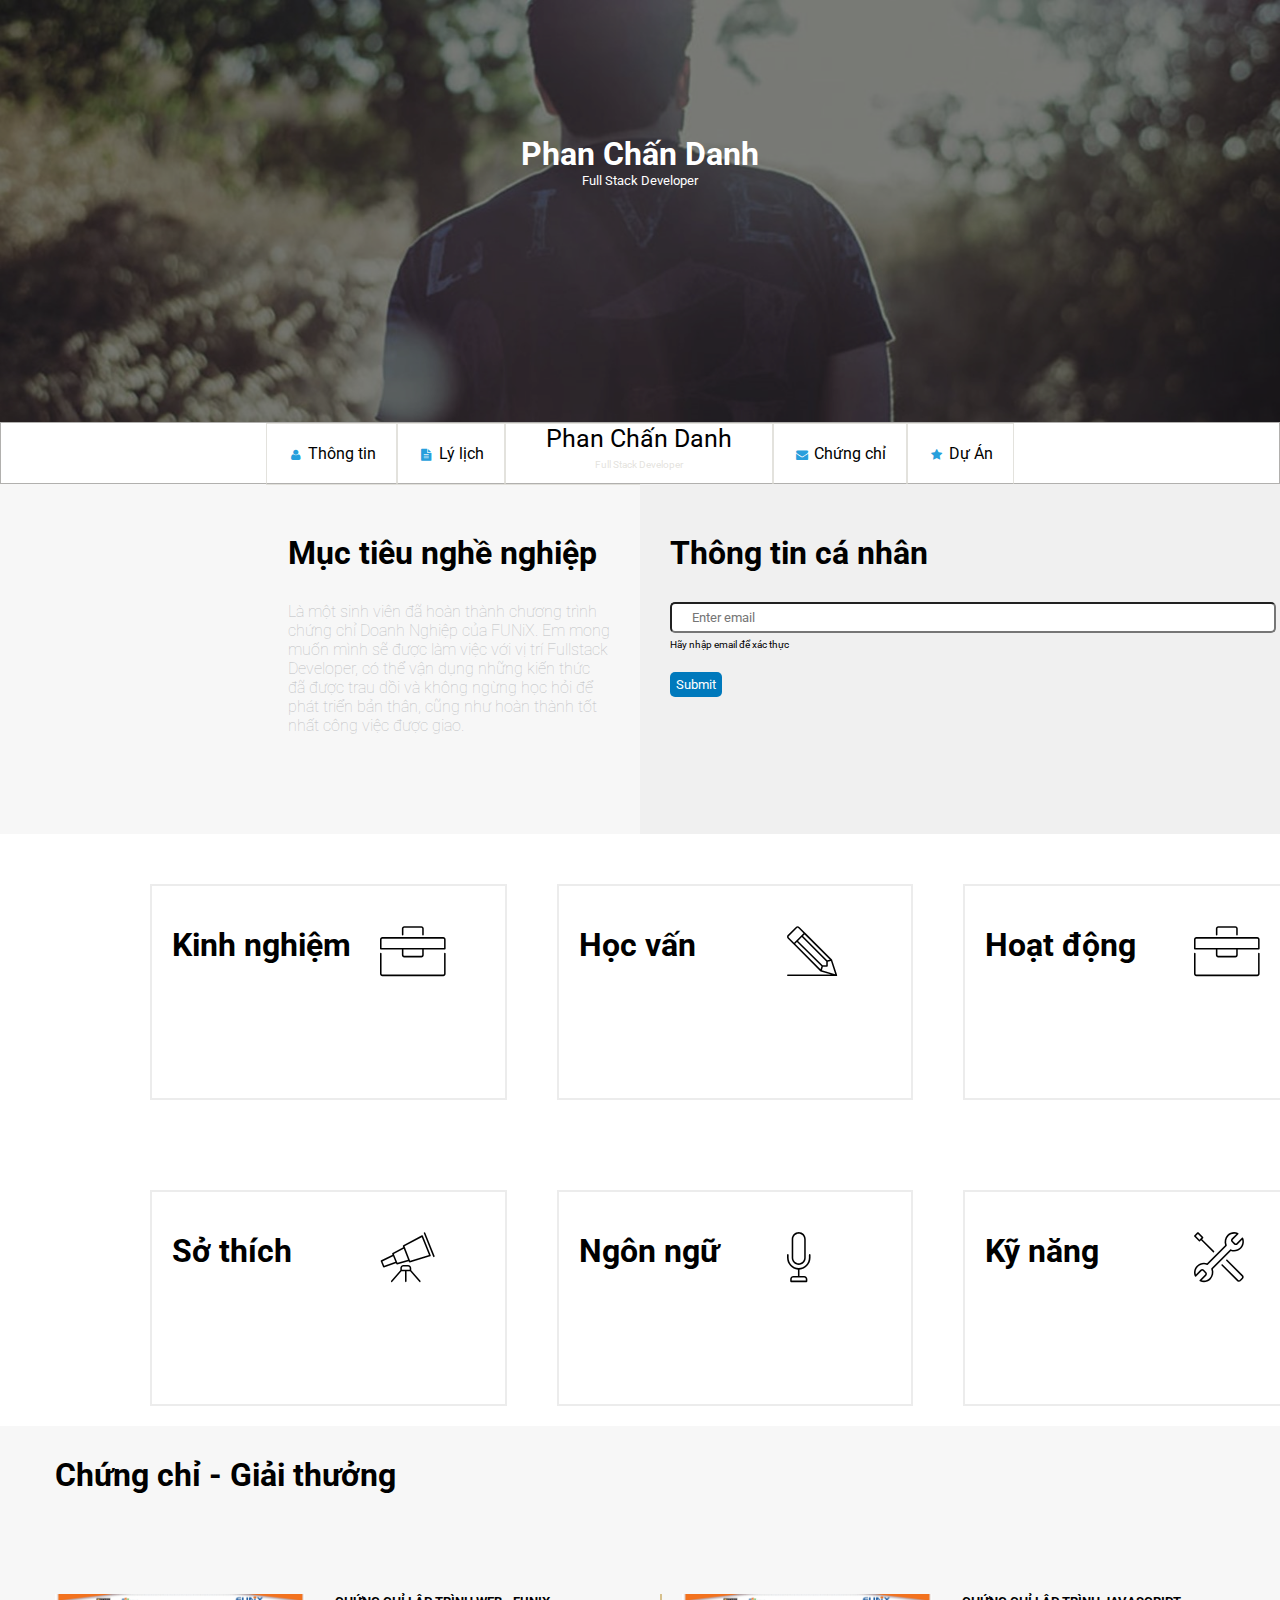
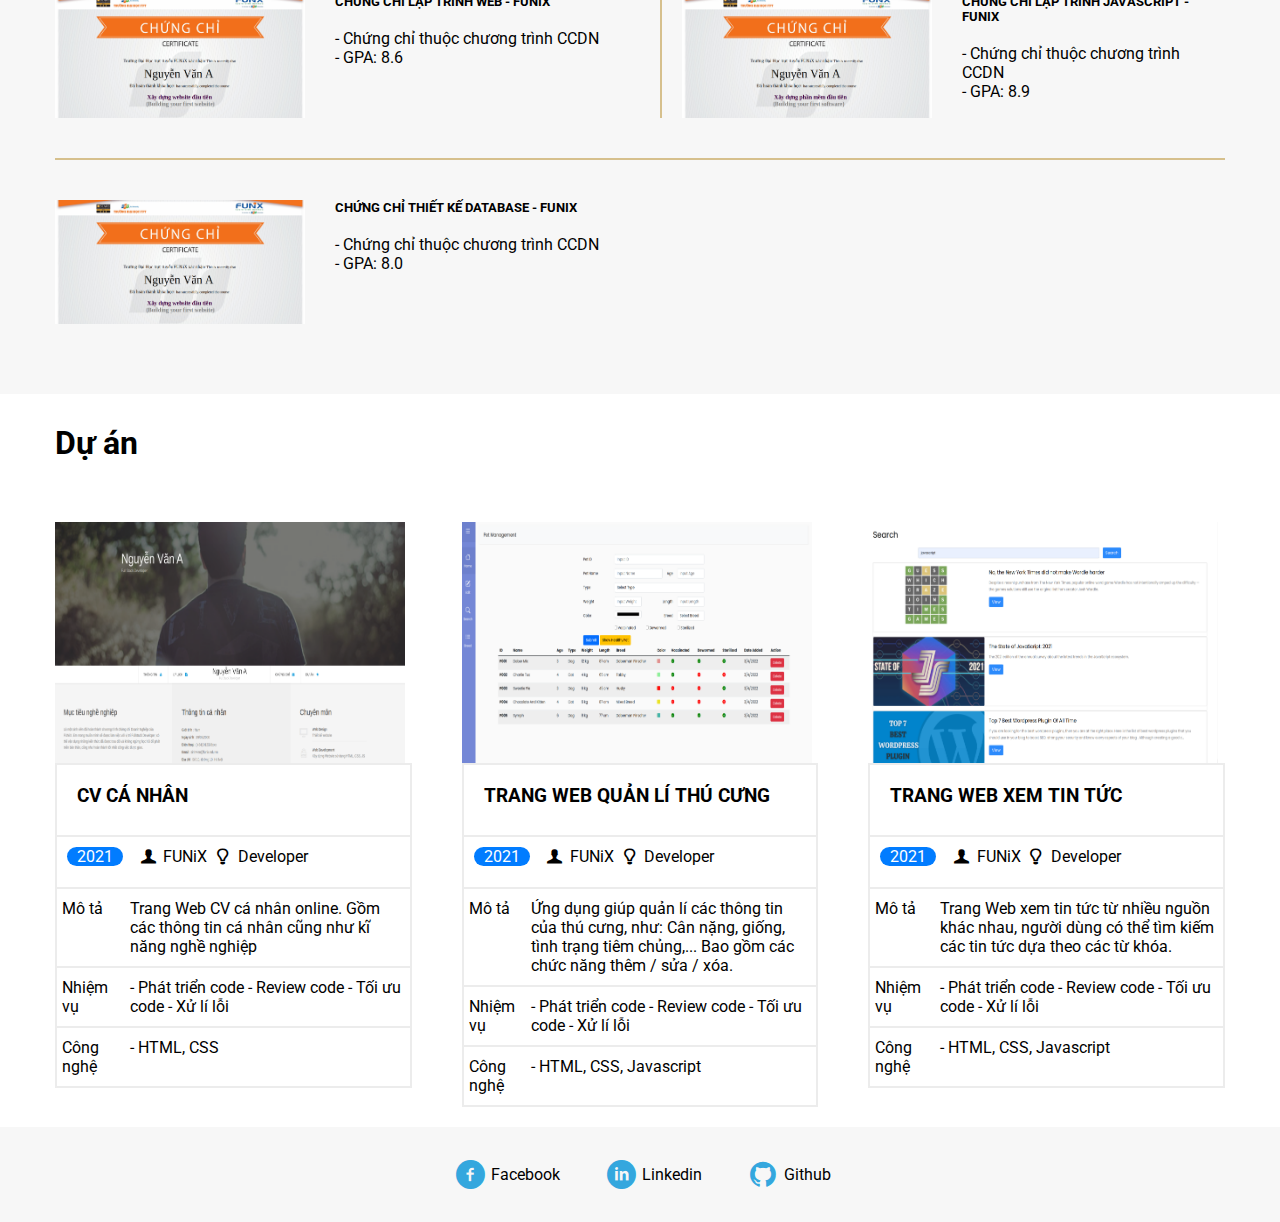
<file: index.html>
<!DOCTYPE html>
<html lang="en">
  <head>
    <meta charset="UTF-8" />
    <meta http-equiv="X-UA-Compatible" content="IE=edge" />
    <meta name="viewport" content="width=device-width, initial-scale=1.0" />
    <link rel="stylesheet" href="./css/tablet.css" />
    <link rel="stylesheet" href="./css/mobile.css" />
    <link rel="stylesheet" href="./css/laptop.css" />
    <link rel="stylesheet" href="./css/font.css" />
    <link rel="stylesheet" href="./css/general.css" />
    <link
      rel="stylesheet"
      href="https://cdnjs.cloudflare.com/ajax/libs/font-awesome/6.4.2/css/all.min.css"
      integrity="sha512-z3gLpd7yknf1YoNbCzqRKc4qyor8gaKU1qmn+CShxbuBusANI9QpRohGBreCFkKxLhei6S9CQXFEbbKuqLg0DA=="
      crossorigin="anonymous"
      referrerpolicy="no-referrer"
    />
    <link rel="preconnect" href="https://fonts.googleapis.com">
    <link rel="preconnect" href="https://fonts.gstatic.com" crossorigin>
    <link href="https://fonts.googleapis.com/css2?family=Roboto:wght@400&display=swap" rel="stylesheet">
    <title>Digital CV</title>
  </head>
  <body>
    <div id="banner">
      <div>
        <h1>Phan Chấn Danh</h1>
        <span>Full Stack Developer</span>
      </div>
      <img src="./images/banner.jpg" alt="Banner image" />
      <img src="./images/banner_0.jpg" alt="Banner image" />
    </div>

    <section>
      <nav class="container-flex" id="nav-bar">
        <a href="#"><i class="icon-user"></i> Thông tin</a>
        <a href="#"><i class="icon-doc-text-inv"></i> Lý lịch</a>
        <div>
          <p>Phan Chấn Danh</p>
          <span>Full Stack Developer</span>
        </div>
        <a href="#"><i class="icon-mail-alt"></i> Chứng chỉ</a>
        <a href="#"><i class="icon-star-1"></i> Dự Án</a>
      </nav>
    </section>

    <section class="bg-grey">
      <div class="container" id="about">
        <div id="target">
          <h1 class="section-title">Mục tiêu nghề nghiệp</h1>
          <p>
            Là một sinh viên đã hoàn thành chương trình chứng chỉ Doanh Nghiệp
            của FUNiX. Em mong muốn mình sẽ được làm việc với vị trí Fullstack
            Developer, có thể vận dụng những kiến thức đã được trau dồi và không
            ngừng học hỏi để phát triển bản thân, cũng như hoàn thành tốt nhất
            công việc được giao.
          </p>
        </div>
        <div id="personal-info-1">
          <div id="personal-info">
            <h1 class="section-title">Thông tin cá nhân</h1>
            <form id="emailForm">
              <input type="text" placeholder="Enter email" />
              <span>Hãy nhập email để xác thực</span>
              <span id="emailError" class="hidden">Email không hợp lệ</span>
              <button type="button">Submit</button>
            </form>
            <ul id="mt-40-info" class="hidden">
              <li><span>Giới tính</span> : Nam</li>
              <li><span>Ngày sinh</span> : 14/10/2008</li>
              <li><span>Điện thoại</span> : (+84) 814138xxx</li>
              <li><span>Email</span> : phanchandanh@gmail.com</li>
              <li>
                <span>Địa chỉ</span> : Số 24, đường Hữu Nghị, quận Thủ Đức,
                Thành phố Hồ Chí Minh
              </li>
              <li>
                <span>Website</span> :
                https://www.youtube.com/watch?v=dQw4w9WgXcQ
              </li>
            </ul>
            <div class="hidden">
              <i class="icon-twitter"></i>
              <i class="icon-facebook"></i>
              <i class="icon-gplus"></i>
              <i class="icon-linkedin"></i>
            </div>
          </div>
        </div>
      </div>
    </section>

    <section id="job-info">
      <div class="container container-grid" id="job-info-1">
        <div onmouseover="MOver('exp')" onmouseout="MOut('exp')" id="first">
          <h1>Kinh nghiệm</h1>
          <i class="ic-toolbox"></i>
          <button id="expVm" class="viewMoreBtn hidden" onclick="Show('exp')">
            <i class="fa-solid fa-play fa-rotate-90" style="color: #000000"></i>
            View more
          </button>
          <button id="expVl" class="viewMoreBtn hidden" onclick="Hide('exp')">
            <i
              class="fa-solid fa-play fa-rotate-270"
              style="color: #000000"
            ></i>
            View less
          </button>
          <div id="exp-1" class="hidden">
            <h2>Công ty Y</h2>
            <i>05/2022 - <i>Hiện tại</i></i>
            <p>Full Stack Developer</p>
            <p>
              - Xây dựng, phát triển Website dựa trên thiết kế và yêu cầu đã có
            </p>
            <p>
              - Phân tích và thiết kế Database, sử dụng các hệ quản trị CSDL.
            </p>
          </div>
          <div id="exp-2" class="hidden">
            <h2>Công ty X</h2>
            <i>06/2021 - 04/2022</i>
            <p>Web Designer</p>
            <p>- Thiết kế Website dựa trên yêu cầu của khách hàng.</p>
            <p>- Sử dụng các công cụ: Figma, Canva, PTS.</p>
          </div>
        </div>
        <div
          id="fifth"
          onmouseover="MOver('knowledge')"
          onmouseout="MOut('knowledge')"
        >
          <h1>Học vấn</h1>
          <i class="ic-pencil"></i>
          <button
            onclick="Show('knowledge')"
            id="knowledgeVm"
            class="viewMoreBtn hidden"
          >
            <i class="fa-solid fa-play fa-rotate-90" style="color: #000000"></i>
            View more
          </button>
          <button
            onclick="Hide('knowledge')"
            id="knowledgeVl"
            class="viewMoreBtn hidden"
          >
            <i
              class="fa-solid fa-play fa-rotate-270"
              style="color: #000000"
            ></i>
            View less
          </button>
          <div class="hidden" id="knowledge-1">
            <h2>FUNiX</h2>
            <i>06/2021 - 05/2022</i>
            <p>- Tốt nghiệp chứng chỉ doanh nghiệp nhánh Fullstack.</p>
            <p>- GPA: 9/10</p>
          </div>
          <div class="hidden" id="knowledge-2">
            <h2>Cử nhân - ĐH FPT</h2>
            <i>08/2016 - 07/2019</i>
            <p>- Chuyên ngành: Kỹ thuật phần mềm.</p>
            <p>- GPA: 3.2 / 4</p>
          </div>
          <div class="hidden" id="knowledge-3">
            <h2>Đại học Hà Nội</h2>
            <i>08/2016 - 02/2018</i>
            <p>- Hệ từ xa, Chuyên ngành: Ngôn ngữ Nhật</p>
            <p>- GPA: 2.8 / 4</p>
          </div>
        </div>
        <div
          id="forth"
          onmouseover="MOver('activity')"
          onmouseout="MOut('activity')"
        >
          <h1>Hoạt động</h1>
          <i class="ic-toolbox"></i>
          <button
            onclick="Show('activity')"
            id="activityVm"
            class="viewMoreBtn hidden"
          >
            <i class="fa-solid fa-play fa-rotate-90" style="color: #000000"></i>
            View more
          </button>
          <button
            onclick="Hide('activity')"
            id="activityVl"
            class="viewMoreBtn hidden"
          >
            <i
              class="fa-solid fa-play fa-rotate-270"
              style="color: #000000"
            ></i>
            View less
          </button>
          <div id="activity-1" class="hidden">
            <div>
              <h2>FPT Edu Hackathon 2019</h2>
              <i>03/2019 - 05/2019</i>
              <p>- Giải 3 bảng A</p>
              <p>- Đề tài: Trang web về phân loại rác thải.</p>
            </div>
            <div>
              <h2>Câu lạc bộ Z</h2>
              <i>08/2018 - 08/2019</i>
              <p>- Trưởng ban chuyên môn</p>
            </div>
            <div>
              <h2>Câu lạc bộ Z</h2>
              <i>08/2016</i>
              <p>- Hỗ trợ tổ chức tuần lễ văn hóa Việt Nam - Nhật Bản</p>
            </div>
          </div>
        </div>
        <div id="sixth" onmouseover="MOver('hobby')" onmouseout="MOut('hobby')">
          <h1>Sở thích</h1>
          <i class="ic-telescope"></i>
          <button
            id="hobbyVm"
            onclick="Show('hobby')"
            class="viewMoreBtn hidden"
          >
            <i class="fa-solid fa-play fa-rotate-90" style="color: #000000"></i>
            View more
          </button>
          <button
            id="hobbyVl"
            onclick="Hide('hobby')"
            class="viewMoreBtn hidden"
          >
            <i
              class="fa-solid fa-play fa-rotate-270"
              style="color: #000000"
            ></i>
            View less
          </button>
          <div id="hobby-1" class="hidden">
            <div>
              <div>
                <i class="ic-megaphone"></i>
              </div>
              <p>Âm nhạc</p>
            </div>
            <div>
              <div>
                <i class="ic-hotairballoon"></i>
              </div>
              <p>Du lịch</p>
            </div>
            <div>
              <div>
                <i class="ic-strategy"></i>
              </div>
              <p>Chơi game</p>
            </div>
            <div>
              <div>
                <i class="ic-basket"></i>
              </div>
              <p>Nấu ăn</p>
            </div>
          </div>
        </div>
        <div id="third" onmouseover="MOver('lang')" onmouseout="MOut('lang')">
          <h1>Ngôn ngữ</h1>
          <i class="ic-mic"></i>
          <button id="langVm" onclick="Show('lang')" class="viewMoreBtn hidden">
            <i class="fa-solid fa-play fa-rotate-90" style="color: #000000"></i>
            View more
          </button>
          <button id="langVl" onclick="Hide('lang')" class="viewMoreBtn hidden">
            <i
              class="fa-solid fa-play fa-rotate-270"
              style="color: #000000"
            ></i>
            View less
          </button>
          <div id="lang-1" class="hidden">
            <h2>English - IELTS 7.0</h2>
            <span class="blue"></span>
            <span class="blue"></span>
            <span class="grey"></span>
          </div>
          <div id="lang-2" class="hidden">
            <h2>Japanese - N3</h2>
            <span class="blue"></span>
            <span class="blue"></span>
            <span class="blue"></span>
          </div>
        </div>
        <div
          onmouseover="MOver('skill')"
          onmouseout="MOut('skill')"
          id="second"
        >
          <h1>Kỹ năng</h1>
          <i class="ic-tools-2"></i>
          <button
            id="skillVm"
            onclick="Show('skill')"
            class="viewMoreBtn hidden"
          >
            <i class="fa-solid fa-play fa-rotate-90" style="color: #000000"></i>
            View more
          </button>
          <button
            id="skillVl"
            onclick="Hide('skill')"
            class="viewMoreBtn hidden"
          >
            <i
              class="fa-solid fa-play fa-rotate-270"
              style="color: #000000"
            ></i>
            View less
          </button>
          <div id="skill-1" class="hidden">
            <h2>HTML/CSS: Fundamental</h2>
            <span class="blue"></span>
            <span class="blue"></span>
            <span class="grey"></span>
          </div>
          <div id="skill-2" class="hidden">
            <h2>Javascript: Intermediate</h2>
            <span class="blue"></span>
            <span class="blue"></span>
            <span class="grey"></span>
          </div>
          <div id="skill-3" class="hidden">
            <h2>NodeJS: Intermediate</h2>
            <span class="blue"></span>
            <span class="blue"></span>
            <span class="blue"></span>
          </div>
          <div id="skill-4" class="hidden">
            <h2>Bootstrap 5: Fundamental</h2>
            <span class="blue"></span>
            <span class="grey"></span>
            <span class="grey"></span>
          </div>
        </div>
      </div>
    </section>
    <section id="certificate" class="bg-grey">
      <div class="container">
        <h1 class="section-title">Chứng chỉ - Giải thưởng</h1>
      </div>
      <div class="container container-grid" id="certificate-1">
        <div class="container-flex">
          <img src="./images/Cert_WEB.png" alt="" />
          <div class="container-flex">
            <h5>CHỨNG CHỈ LẬP TRÌNH WEB - FUNIX</h5>
            <p>- Chứng chỉ thuộc chương trình CCDN</p>
            <p>- GPA: 8.6</p>
          </div>
        </div>
        <div class="container-flex">
          <img src="./images/Cert_PRF.png" alt="" />
          <div class="container-flex">
            <h5>CHỨNG CHỈ LẬP TRÌNH JAVASCRIPT - FUNIX</h5>
            <p>- Chứng chỉ thuộc chương trình CCDN</p>
            <p>- GPA: 8.9</p>
          </div>
        </div>
        <div class="container-flex">
          <img src="./images/Cert_WEB.png" alt="" />
          <div class="container-flex">
            <h5>CHỨNG CHỈ THIẾT KẾ DATABASE - FUNIX</h5>
            <p>- Chứng chỉ thuộc chương trình CCDN</p>
            <p>- GPA: 8.0</p>
          </div>
        </div>
      </div>
    </section>

    <section>
      <div class="container">
        <h1 class="section-title">Dự án</h1>
      </div>
      <div class="container container-grid" id="project">
        <div class="container-flex">
          <img src="./images/project_1.png" alt="" />
          <div>
            <a href="./project-charter-1.html"><h3>CV CÁ NHÂN</h3></a>
          </div>
          <div>
            <span>2021</span>
            <span><i class="icon-user-1"></i> FUNiX</span>
            <span><i class="icon-lamp"></i> Developer</span>
          </div>
          <table>
            <tr>
              <td>Mô tả</td>
              <td>
                Trang Web CV cá nhân online. Gồm các thông tin cá nhân cũng như
                kĩ năng nghề nghiệp
              </td>
            </tr>
            <tr>
              <td>Nhiệm vụ</td>
              <td>- Phát triển code - Review code - Tối ưu code - Xử lí lỗi</td>
            </tr>
            <tr>
              <td>Công nghệ</td>
              <td>- HTML, CSS</td>
            </tr>
          </table>
        </div>
        <div class="container-flex">
          <img src="./images/project_2.png" alt="" />
          <div>
            <a href="./project-charter-2.html"><h3>TRANG WEB QUẢN LÍ THÚ CƯNG</h3></a>
          </div>
          <div>
            <span>2021</span>
            <span><i class="icon-user-1"></i> FUNiX</span>
            <span><i class="icon-lamp"></i> Developer</span>
          </div>
          <table>
            <tr>
              <td>Mô tả</td>
              <td>
                Ứng dụng giúp quản lí các thông tin của thú cưng, như: Cân nặng,
                giống, tình trạng tiêm chủng,... Bao gồm các chức năng thêm /
                sửa / xóa.
              </td>
            </tr>
            <tr>
              <td>Nhiệm vụ</td>
              <td>- Phát triển code - Review code - Tối ưu code - Xử lí lỗi</td>
            </tr>
            <tr>
              <td>Công nghệ</td>
              <td>- HTML, CSS, Javascript</td>
            </tr>
          </table>
        </div>
        <div class="container-flex">
          <img src="./images/project_3.png" alt="" />
          <div>
            <a href="./project-charter-3.html"><h3>TRANG WEB XEM TIN TỨC</h3></a>
          </div>
          <div>
            <span>2021</span>
            <span><i class="icon-user-1"></i> FUNiX</span>
            <span><i class="icon-lamp"></i> Developer</span>
          </div>
          <table>
            <tr>
              <td>Mô tả</td>
              <td>
                Trang Web xem tin tức từ nhiều nguồn khác nhau, người dùng có
                thể tìm kiếm các tin tức dựa theo các từ khóa.
              </td>
            </tr>
            <tr>
              <td>Nhiệm vụ</td>
              <td>- Phát triển code - Review code - Tối ưu code - Xử lí lỗi</td>
            </tr>
            <tr>
              <td>Công nghệ</td>
              <td>- HTML, CSS, Javascript</td>
            </tr>
          </table>
        </div>
      </div>
    </section>

    <section id="footer" class="bg-grey">
      <div class="container">
        <ul class="container-flex">
          <div class="container-flex">
            <i class="icon-facebook-circled"></i>
            <li>Facebook</li>
          </div>
          <div class="container-flex">
            <i class="icon-linkedin-circled"></i>
            <li>Linkedin</li>
          </div>
          <div class="container-flex">
            <i class="icon-github-circled"></i>
            <li>Github</li>
          </div>
        </ul>
      </div>
    </section>
    <script src="./JS/emailForm.js"></script>
    <script src="./JS/expandBtn.js"></script>
  </body>
</html>
</file>
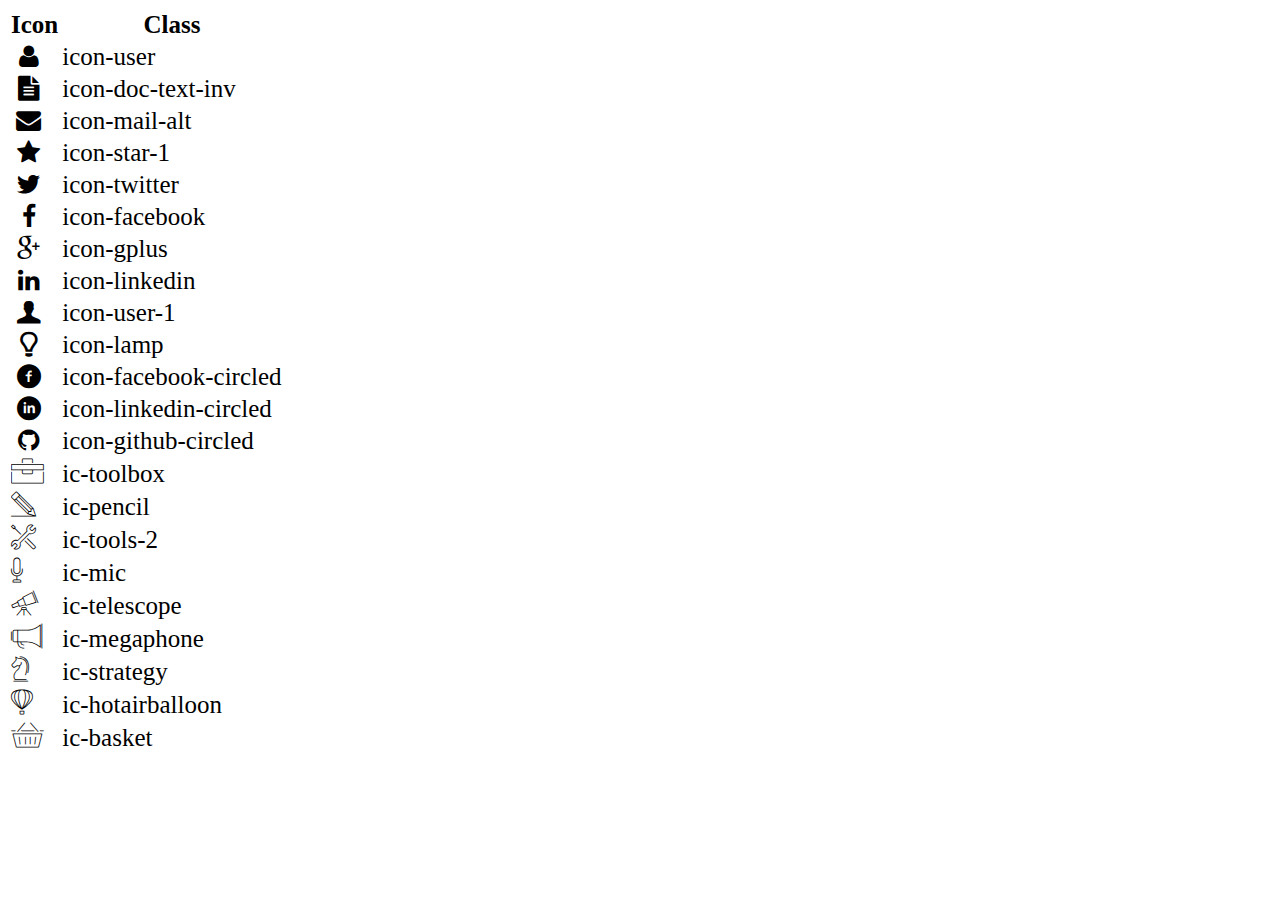
<file: icon-list.html>
<!DOCTYPE html>
<html lang="en">

<head>
    <meta charset="UTF-8">
    <meta http-equiv="X-UA-Compatible" content="IE=edge">
    <meta name="viewport" content="width=device-width, initial-scale=1.0">
    <link rel="stylesheet" href="css/font.css">
    <title>Icon List</title>
</head>

<body>
    <table style="font-size: 25px;">
        <thead>
            <tr>
                <th>Icon</th>
                <th>Class</th>
            </tr>
        </thead>
        <tbody>
            <tr>
                <td><i class="icon-user"></i></td>
                <td>icon-user</td>
            </tr>
            <tr>
                <td><i class="icon-doc-text-inv"></i></td>
                <td>icon-doc-text-inv</td>
            </tr>
            <tr>
                <td><i class="icon-mail-alt"></i></td>
                <td>icon-mail-alt</td>
            </tr>
            <tr>
                <td><i class="icon-star-1"></i></td>
                <td>icon-star-1</td>
            </tr>
            <tr>
                <td><i class="icon-twitter"></i></td>
                <td>icon-twitter</td>
            </tr>
            <tr>
                <td><i class="icon-facebook"></i></td>
                <td>icon-facebook</td>
            </tr>
            <tr>
                <td><i class="icon-gplus"></i></td>
                <td>icon-gplus</td>
            </tr>
            <tr>
                <td><i class="icon-linkedin"></i></td>
                <td>icon-linkedin</td>
            </tr>
            <tr>
                <td><i class="icon-user-1"></i></td>
                <td>icon-user-1</td>
            </tr>
            <tr>
                <td><i class="icon-lamp"></i></td>
                <td>icon-lamp</td>
            </tr>
            <tr>
                <td><i class="icon-facebook-circled"></i></td>
                <td>icon-facebook-circled</td>
            </tr>
            <tr>
                <td><i class="icon-linkedin-circled"></i></td>
                <td>icon-linkedin-circled</td>
            </tr>
            <tr>
                <td><i class="icon-github-circled"></i></td>
                <td>icon-github-circled</td>
            </tr>
            <tr>
                <td><i class="ic-toolbox"></i></td>
                <td>ic-toolbox</td>
            </tr>
            <tr>
                <td><i class="ic-pencil"></i></td>
                <td>ic-pencil</td>
            </tr>
            <tr>
                <td><i class="ic-tools-2"></i></td>
                <td>ic-tools-2</td>
            </tr>

            <tr>
                <td><i class="ic-mic"></i></td>
                <td>ic-mic</td>
            </tr>
            <tr>
                <td><i class="ic-telescope"></i></td>
                <td>ic-telescope</td>
            </tr>
            <tr>
                <td><i class="ic-megaphone"></i></td>
                <td>ic-megaphone</td>
            </tr>
            <tr>
                <td><i class="ic-strategy"></i></td>
                <td>ic-strategy</td>
            </tr>
            <tr>
                <td><i class="ic-hotairballoon"></i></td>
                <td>ic-hotairballoon</td>
            </tr>
            <tr>
                <td><i class="ic-basket"></i></td>
                <td>ic-basket</td>
            </tr>
        </tbody>
    </table>
</body>

</html>
</file>
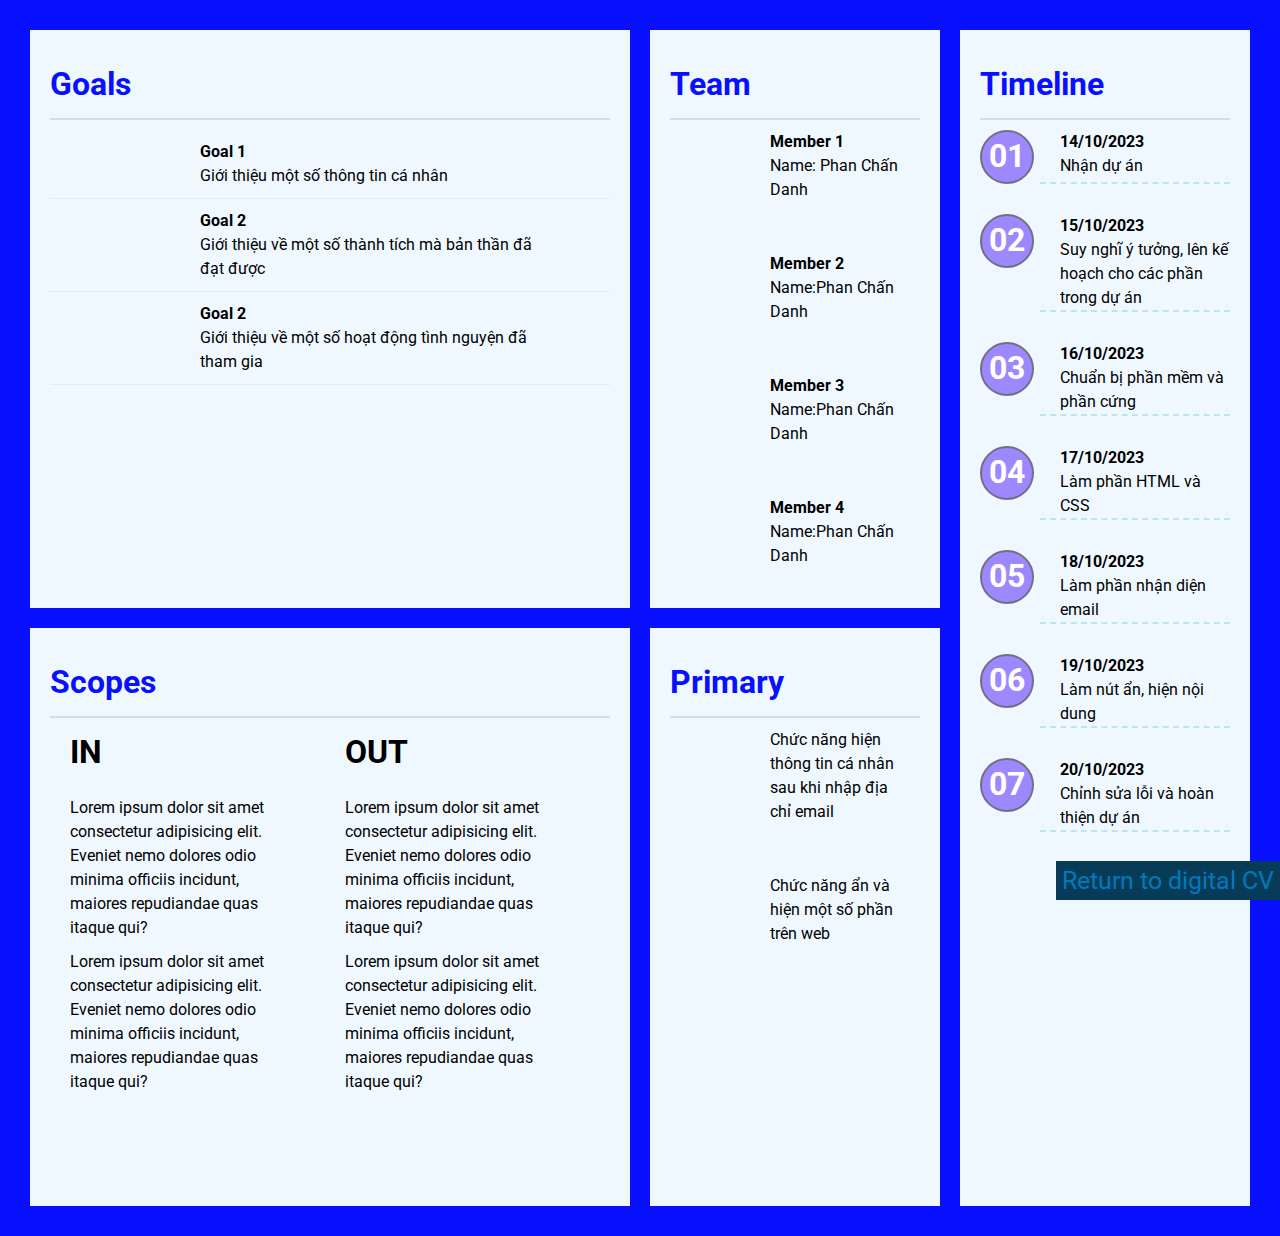
<file: project-charter-1.html>
<!DOCTYPE html>
<html lang="en">
  <head>
    <meta charset="UTF-8" />
    <meta name="viewport" content="width=device-width, initial-scale=1.0" />
    <title>Project Charter</title>
    <link
      rel="stylesheet"
      href="https://cdnjs.cloudflare.com/ajax/libs/font-awesome/6.4.2/css/all.min.css"
      integrity="sha512-z3gLpd7yknf1YoNbCzqRKc4qyor8gaKU1qmn+CShxbuBusANI9QpRohGBreCFkKxLhei6S9CQXFEbbKuqLg0DA=="
      crossorigin="anonymous"
      referrerpolicy="no-referrer"
    />
    <link rel="preconnect" href="https://fonts.googleapis.com">
    <link rel="preconnect" href="https://fonts.gstatic.com" crossorigin>
    <link href="https://fonts.googleapis.com/css2?family=Roboto:wght@400&display=swap" rel="stylesheet">
    <link rel="stylesheet" href="./css/general.css">
    <link rel="stylesheet" href="./css/PrCtrLap.css">
    <link rel="stylesheet" href="./css/PrCtrTab.css">
    <link rel="stylesheet" href="./css/PrCtrMbl.css">
  </head>
  <body>
    <div class="container-grid" id="projectCharter">
        <div id="first">
            <div class="charterInfoCtn">
                <h1 class="charterHeader">Goals</h1>
                <div class="container-grid charterGoals">
                    <i class="fa-solid fa-flag-checkered" style="color: #000000;"></i>
                    <div>
                        <strong>Goal 1</strong>
                        <p>Giới thiệu một số thông tin cá nhân</p>
                    </div>
                </div>
                <div class="container-grid charterGoals">
                    <i class="fa-solid fa-flag-checkered" style="color: #000000;"></i>
                    <div>
                        <strong>Goal 2</strong>
                        <p>Giới thiệu về một số thành tích mà bản thần đã đạt được</p>
                    </div>
                </div>
                <div class="container-grid charterGoals">
                    <i class="fa-solid fa-flag-checkered" style="color: #000000;"></i>
                    <div>
                        <strong>Goal 2</strong>
                        <p>Giới thiệu về một số hoạt động tình nguyện đã tham gia</p>
                    </div>
                </div>
            </div>
        </div>

        <div id="second">
            <div class="charterInfoCtn">
                <h1 class="charterHeader">Scopes</h1>
                <div class="container-grid" id="scopesInner">
                    <div class="charterScopes">
                        <h1>IN</h1>
                        <p>Lorem ipsum dolor sit amet consectetur adipisicing elit. Eveniet nemo dolores odio minima officiis incidunt, maiores repudiandae quas itaque qui?</p>
                        <p>Lorem ipsum dolor sit amet consectetur adipisicing elit. Eveniet nemo dolores odio minima officiis incidunt, maiores repudiandae quas itaque qui?</p>
                    </div>
                    <div class="charterScopes">
                        <h1>OUT</h1>
                        <p>Lorem ipsum dolor sit amet consectetur adipisicing elit. Eveniet nemo dolores odio minima officiis incidunt, maiores repudiandae quas itaque qui?</p>
                        <p>Lorem ipsum dolor sit amet consectetur adipisicing elit. Eveniet nemo dolores odio minima officiis incidunt, maiores repudiandae quas itaque qui?</p>
                    </div>
                </div>
            </div>
        </div>

        <div id="third">
            <div class="charterInfoCtn" id="charterTeam">
                <h1 class="charterHeader">Team</h1>
                <div class="container-flex">
                    <div class="container-grid charterTeamInner">
                        <i class="fa-solid fa-user" style="color: #000000;"></i>
                        <div>
                            <strong>Member 1</strong>
                            <p>Name: Phan Chấn Danh</p>
                        </div>
                    </div>
                    <div class="container-grid charterTeamInner">
                        <i class="fa-solid fa-user" style="color: #000000;"></i>
                        <div>
                            <strong>Member 2</strong>
                            <p>Name:Phan Chấn Danh</p>
                        </div>
                    </div>
                    <div class="container-grid charterTeamInner">
                        <i class="fa-solid fa-user" style="color: #000000;"></i>
                        <div>
                            <strong>Member 3</strong>
                            <p>Name:Phan Chấn Danh</p>
                        </div>
                    </div>
                    <div class="container-grid charterTeamInner">
                        <i class="fa-solid fa-user" style="color: #000000;"></i>
                        <div>
                            <strong>Member 4</strong>
                            <p>Name:Phan Chấn Danh</p>
                        </div>
                    </div>
                </div>
            </div>
        </div>

        <div id="forth">
            <div class="charterInfoCtn">
                <h1 class="charterHeader">Primary</h1>
                <div class="container-flex" id="primaryContent">
                    <div class="container-grid charterTeamInner">
                        <i class="fa-solid fa-circle-question" style="color: #000000;"></i>
                        <div>
                            <p>Chức năng hiện thông tin cá nhân sau khi nhập địa chỉ email</p>
                        </div>
                    </div>
                    <div class="container-grid charterTeamInner">
                        <i class="fa-solid fa-circle-question" style="color: #000000;"></i>
                        <div>
                            <p>Chức năng ẩn và hiện một số phần trên web</p>
                        </div>
                    </div>
                </div>
            </div>
        </div>

        <div id="timeline" >
            <div class="charterInfoCtn" >
                <h1 class="charterHeader">Timeline</h1>
                <div class="container-flex">
                    <div class="timelineInner container-grid">
                        <h1>01</h1>
                        <div>
                            <strong>14/10/2023</strong>
                            <p>Nhận dự án</p>
                        </div>
                    </div>
                    <div class="timelineInner container-grid">
                        <h1>02</h1>
                        <div>
                            <strong>15/10/2023</strong>
                            <p>Suy nghĩ ý tưởng, lên kế hoạch cho các phần trong dự án</p>
                        </div>
                    </div>
                    <div class="timelineInner container-grid">
                        <h1>03</h1>
                        <div>
                            <strong>16/10/2023</strong>
                            <p>Chuẩn bị phần mềm và phần cứng</p>
                        </div>
                    </div>
                    <div class="timelineInner container-grid">
                        <h1>04</h1>
                        <div>
                            <strong>17/10/2023</strong>
                            <p>Làm phần HTML và CSS</p>
                        </div>
                    </div>
                    <div class="timelineInner container-grid">
                        <h1>05</h1>
                        <div>
                            <strong>18/10/2023</strong>
                            <p>Làm phần nhận diện email</p>
                        </div>
                    </div>
                    <div class="timelineInner container-grid">
                        <h1>06</h1>
                        <div>
                            <strong>19/10/2023</strong>
                            <p>Làm nút ẩn, hiện nội dung</p>
                        </div>
                    </div>
                    <div class="timelineInner container-grid">
                        <h1>07</h1>
                        <div>
                            <strong>20/10/2023</strong>
                            <p>Chỉnh sửa lỗi và hoàn thiện dự án</p>
                        </div>
                    </div>
                </div>
            </div>
        </div>

    </div>
    <button id="return"><a href="./index.html"><i class="fa-solid fa-rotate-left" style="color: #000000;"></i> Return to digital CV</a></button>
  </body>
</html>
</file>
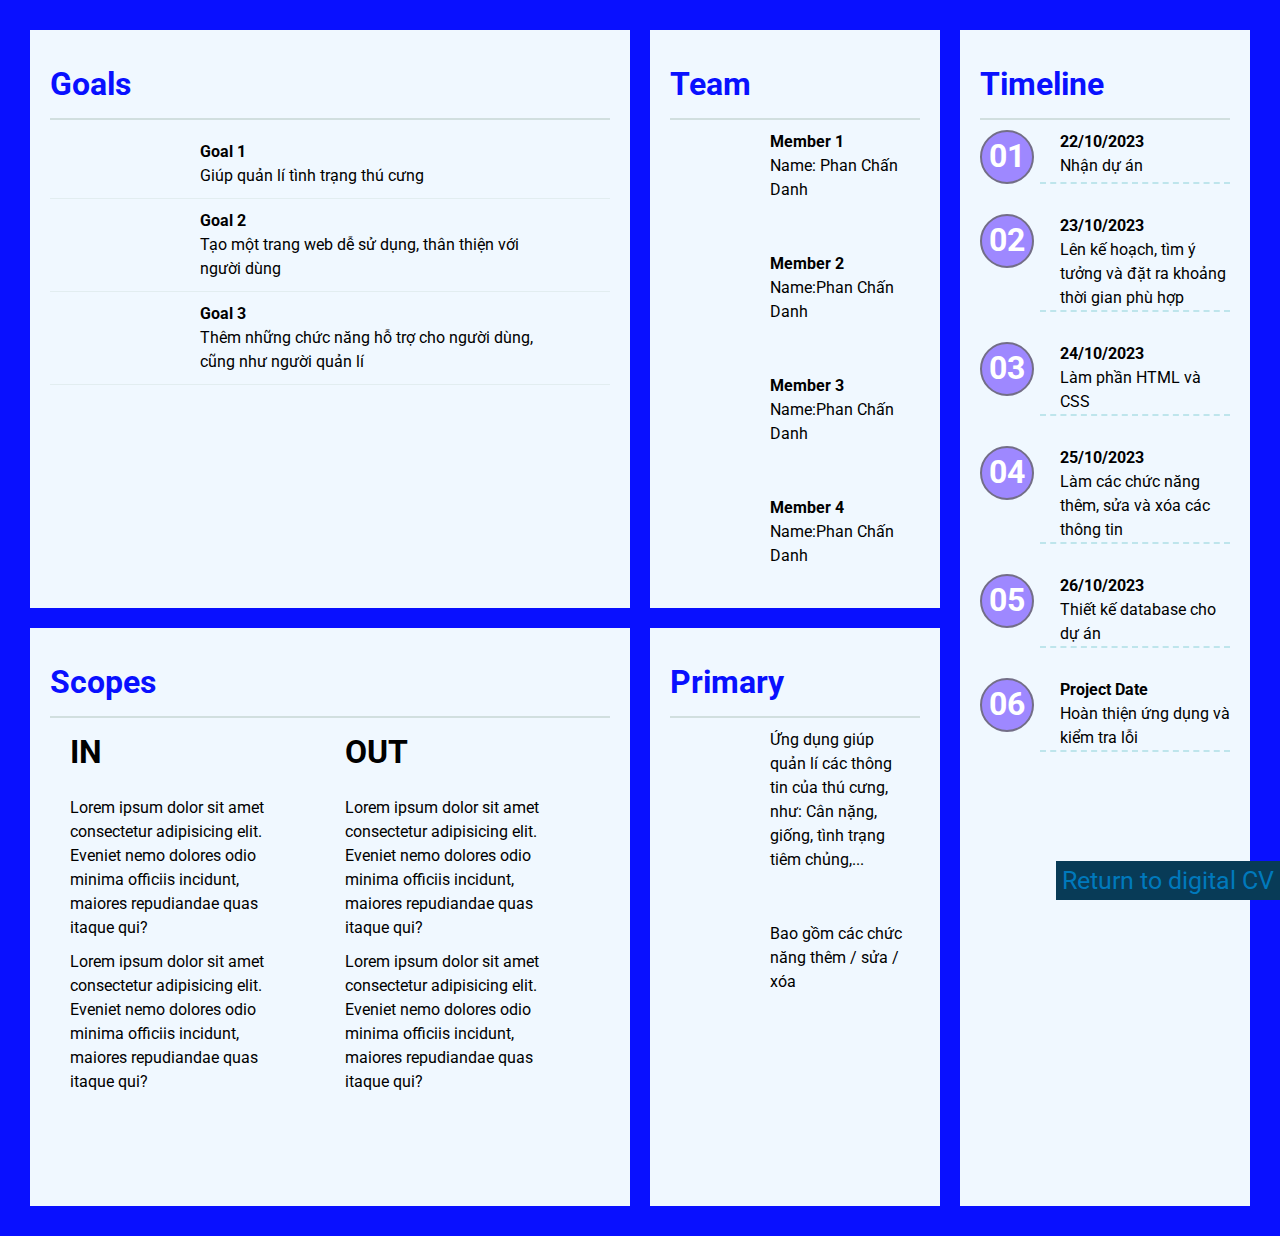
<file: project-charter-2.html>
<!DOCTYPE html>
<html lang="en">
  <head>
    <meta charset="UTF-8" />
    <meta name="viewport" content="width=device-width, initial-scale=1.0" />
    <title>Project Charter</title>
    <link
      rel="stylesheet"
      href="https://cdnjs.cloudflare.com/ajax/libs/font-awesome/6.4.2/css/all.min.css"
      integrity="sha512-z3gLpd7yknf1YoNbCzqRKc4qyor8gaKU1qmn+CShxbuBusANI9QpRohGBreCFkKxLhei6S9CQXFEbbKuqLg0DA=="
      crossorigin="anonymous"
      referrerpolicy="no-referrer"
    />
    <link rel="preconnect" href="https://fonts.googleapis.com">
    <link rel="preconnect" href="https://fonts.gstatic.com" crossorigin>
    <link href="https://fonts.googleapis.com/css2?family=Roboto:wght@400&display=swap" rel="stylesheet">
    <link rel="stylesheet" href="./css/general.css">
    <link rel="stylesheet" href="./css/PrCtrLap.css">
    <link rel="stylesheet" href="./css/PrCtrTab.css">
    <link rel="stylesheet" href="./css/PrCtrMbl.css">
  </head>
  <body>
    <div class="container-grid" id="projectCharter">
        <div id="first">
            <div class="charterInfoCtn">
                <h1 class="charterHeader">Goals</h1>
                <div class="container-grid charterGoals">
                    <i class="fa-solid fa-flag-checkered" style="color: #000000;"></i>
                    <div>
                        <strong>Goal 1</strong>
                        <p>Giúp quản lí tình trạng thú cưng</p>
                    </div>
                </div>
                <div class="container-grid charterGoals">
                    <i class="fa-solid fa-flag-checkered" style="color: #000000;"></i>
                    <div>
                        <strong>Goal 2</strong>
                        <p>Tạo một trang web dễ sử dụng, thân thiện với người dùng</p>
                    </div>
                </div>
                <div class="container-grid charterGoals">
                    <i class="fa-solid fa-flag-checkered" style="color: #000000;"></i>
                    <div>
                        <strong>Goal 3</strong>
                        <p>Thêm những chức năng hỗ trợ cho người dùng, cũng như người quản lí</p>
                    </div>
                </div>
            </div>
        </div>

        <div id="second">
            <div class="charterInfoCtn">
                <h1 class="charterHeader">Scopes</h1>
                <div class="container-grid" id="scopesInner">
                    <div class="charterScopes">
                        <h1>IN</h1>
                        <p>Lorem ipsum dolor sit amet consectetur adipisicing elit. Eveniet nemo dolores odio minima officiis incidunt, maiores repudiandae quas itaque qui?</p>
                        <p>Lorem ipsum dolor sit amet consectetur adipisicing elit. Eveniet nemo dolores odio minima officiis incidunt, maiores repudiandae quas itaque qui?</p>
                    </div>
                    <div class="charterScopes">
                        <h1>OUT</h1>
                        <p>Lorem ipsum dolor sit amet consectetur adipisicing elit. Eveniet nemo dolores odio minima officiis incidunt, maiores repudiandae quas itaque qui?</p>
                        <p>Lorem ipsum dolor sit amet consectetur adipisicing elit. Eveniet nemo dolores odio minima officiis incidunt, maiores repudiandae quas itaque qui?</p>
                    </div>
                </div>
            </div>
        </div>

        <div id="third">
            <div class="charterInfoCtn" id="charterTeam">
                <h1 class="charterHeader">Team</h1>
                <div class="container-flex">
                    <div class="container-grid charterTeamInner">
                        <i class="fa-solid fa-user" style="color: #000000;"></i>
                        <div>
                            <strong>Member 1</strong>
                            <p>Name: Phan Chấn Danh</p>
                        </div>
                    </div>
                    <div class="container-grid charterTeamInner">
                        <i class="fa-solid fa-user" style="color: #000000;"></i>
                        <div>
                            <strong>Member 2</strong>
                            <p>Name:Phan Chấn Danh</p>
                        </div>
                    </div>
                    <div class="container-grid charterTeamInner">
                        <i class="fa-solid fa-user" style="color: #000000;"></i>
                        <div>
                            <strong>Member 3</strong>
                            <p>Name:Phan Chấn Danh</p>
                        </div>
                    </div>
                    <div class="container-grid charterTeamInner">
                        <i class="fa-solid fa-user" style="color: #000000;"></i>
                        <div>
                            <strong>Member 4</strong>
                            <p>Name:Phan Chấn Danh</p>
                        </div>
                    </div>
                </div>
            </div>
        </div>

        <div id="forth">
            <div class="charterInfoCtn">
                <h1 class="charterHeader">Primary</h1>
                <div class="container-flex" id="primaryContent">
                    <div class="container-grid charterTeamInner">
                        <i class="fa-solid fa-circle-question" style="color: #000000;"></i>
                        <div>
                            <p>Ứng dụng giúp quản lí các thông tin của thú cưng, như: Cân nặng, giống, tình trạng tiêm chủng,...</p>
                        </div>
                    </div>
                    <div class="container-grid charterTeamInner">
                        <i class="fa-solid fa-circle-question" style="color: #000000;"></i>
                        <div>
                            <p>Bao gồm các chức năng thêm / sửa / xóa</p>
                        </div>
                    </div>
                </div>
            </div>
        </div>

        <div id="timeline" >
            <div class="charterInfoCtn" >
                <h1 class="charterHeader">Timeline</h1>
                <div class="container-flex">
                    <div class="timelineInner container-grid">
                        <h1>01</h1>
                        <div>
                            <strong>22/10/2023</strong>
                            <p>Nhận dự án</p>
                        </div>
                    </div>
                    <div class="timelineInner container-grid">
                        <h1>02</h1>
                        <div>
                            <strong>23/10/2023</strong>
                            <p>Lên kế hoạch, tìm ý tưởng và đặt ra khoảng thời gian phù hợp</p>
                        </div>
                    </div>
                    <div class="timelineInner container-grid">
                        <h1>03</h1>
                        <div>
                            <strong>24/10/2023</strong>
                            <p>Làm phần HTML và CSS</p>
                        </div>
                    </div>
                    <div class="timelineInner container-grid">
                        <h1>04</h1>
                        <div>
                            <strong>25/10/2023</strong>
                            <p>Làm các chức năng thêm, sửa và xóa các thông tin</p>
                        </div>
                    </div>
                    <div class="timelineInner container-grid">
                        <h1>05</h1>
                        <div>
                            <strong>26/10/2023</strong>
                            <p>Thiết kế database cho dự án</p>
                        </div>
                    </div>
                    <div class="timelineInner container-grid">
                        <h1>06</h1>
                        <div>
                            <strong>Project Date</strong>
                            <p>Hoàn thiện ứng dụng và kiểm tra lỗi</p>
                        </div>
                    </div>
                </div>
            </div>
        </div>

    </div>
    <button id="return"><a href="./index.html"><i class="fa-solid fa-rotate-left" style="color: #000000;"></i> Return to digital CV</a></button>
  </body>
</html>
</file>
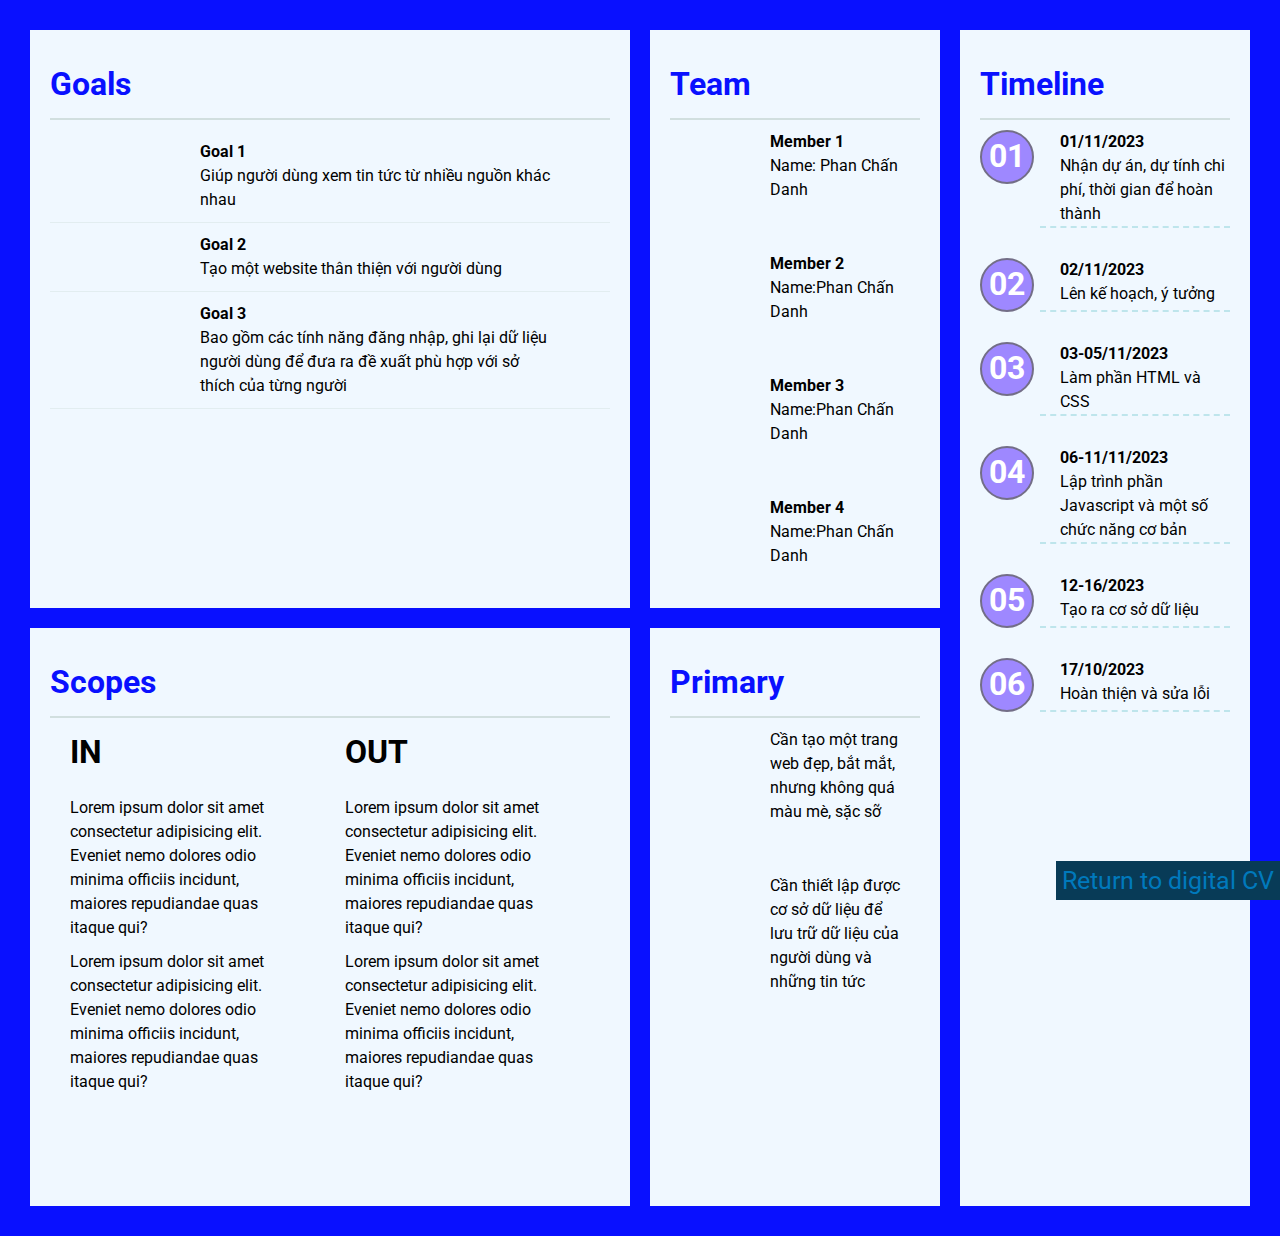
<file: project-charter-3.html>
<!DOCTYPE html>
<html lang="en">
  <head>
    <meta charset="UTF-8" />
    <meta name="viewport" content="width=device-width, initial-scale=1.0" />
    <title>Project Charter</title>
    <link
      rel="stylesheet"
      href="https://cdnjs.cloudflare.com/ajax/libs/font-awesome/6.4.2/css/all.min.css"
      integrity="sha512-z3gLpd7yknf1YoNbCzqRKc4qyor8gaKU1qmn+CShxbuBusANI9QpRohGBreCFkKxLhei6S9CQXFEbbKuqLg0DA=="
      crossorigin="anonymous"
      referrerpolicy="no-referrer"
    />
    <link rel="preconnect" href="https://fonts.googleapis.com">
    <link rel="preconnect" href="https://fonts.gstatic.com" crossorigin>
    <link href="https://fonts.googleapis.com/css2?family=Roboto:wght@400&display=swap" rel="stylesheet">
    <link rel="stylesheet" href="./css/general.css">
    <link rel="stylesheet" href="./css/PrCtrLap.css">
    <link rel="stylesheet" href="./css/PrCtrTab.css">
    <link rel="stylesheet" href="./css/PrCtrMbl.css">
  </head>
  <body>
    <div class="container-grid" id="projectCharter">
        <div id="first">
            <div class="charterInfoCtn">
                <h1 class="charterHeader">Goals</h1>
                <div class="container-grid charterGoals">
                    <i class="fa-solid fa-flag-checkered" style="color: #000000;"></i>
                    <div>
                        <strong>Goal 1</strong>
                        <p>Giúp người dùng xem tin tức từ nhiều nguồn khác nhau</p>
                    </div>
                </div>
                <div class="container-grid charterGoals">
                    <i class="fa-solid fa-flag-checkered" style="color: #000000;"></i>
                    <div>
                        <strong>Goal 2</strong>
                        <p>Tạo một website thân thiện với người dùng</p>
                    </div>
                </div>
                <div class="container-grid charterGoals">
                    <i class="fa-solid fa-flag-checkered" style="color: #000000;"></i>
                    <div>
                        <strong>Goal 3</strong>
                        <p>Bao gồm các tính năng đăng nhập, ghi lại dữ liệu người dùng để đưa ra đề xuất phù hợp với sở thích của từng người</p>
                    </div>
                </div>
            </div>
        </div>

        <div id="second">
            <div class="charterInfoCtn">
                <h1 class="charterHeader">Scopes</h1>
                <div class="container-grid" id="scopesInner">
                    <div class="charterScopes">
                        <h1>IN</h1>
                        <p>Lorem ipsum dolor sit amet consectetur adipisicing elit. Eveniet nemo dolores odio minima officiis incidunt, maiores repudiandae quas itaque qui?</p>
                        <p>Lorem ipsum dolor sit amet consectetur adipisicing elit. Eveniet nemo dolores odio minima officiis incidunt, maiores repudiandae quas itaque qui?</p>
                    </div>
                    <div class="charterScopes">
                        <h1>OUT</h1>
                        <p>Lorem ipsum dolor sit amet consectetur adipisicing elit. Eveniet nemo dolores odio minima officiis incidunt, maiores repudiandae quas itaque qui?</p>
                        <p>Lorem ipsum dolor sit amet consectetur adipisicing elit. Eveniet nemo dolores odio minima officiis incidunt, maiores repudiandae quas itaque qui?</p>
                    </div>
                </div>
            </div>
        </div>

        <div id="third">
            <div class="charterInfoCtn" id="charterTeam">
                <h1 class="charterHeader">Team</h1>
                <div class="container-flex">
                    <div class="container-grid charterTeamInner">
                        <i class="fa-solid fa-user" style="color: #000000;"></i>
                        <div>
                            <strong>Member 1</strong>
                            <p>Name: Phan Chấn Danh</p>
                        </div>
                    </div>
                    <div class="container-grid charterTeamInner">
                        <i class="fa-solid fa-user" style="color: #000000;"></i>
                        <div>
                            <strong>Member 2</strong>
                            <p>Name:Phan Chấn Danh</p>
                        </div>
                    </div>
                    <div class="container-grid charterTeamInner">
                        <i class="fa-solid fa-user" style="color: #000000;"></i>
                        <div>
                            <strong>Member 3</strong>
                            <p>Name:Phan Chấn Danh</p>
                        </div>
                    </div>
                    <div class="container-grid charterTeamInner">
                        <i class="fa-solid fa-user" style="color: #000000;"></i>
                        <div>
                            <strong>Member 4</strong>
                            <p>Name:Phan Chấn Danh</p>
                        </div>
                    </div>
                </div>
            </div>
        </div>

        <div id="forth">
            <div class="charterInfoCtn">
                <h1 class="charterHeader">Primary</h1>
                <div class="container-flex" id="primaryContent">
                    <div class="container-grid charterTeamInner">
                        <i class="fa-solid fa-circle-question" style="color: #000000;"></i>
                        <div>
                            <p>Cần tạo một trang web đẹp, bắt mắt, nhưng không quá màu mè, sặc sỡ</p>
                        </div>
                    </div>
                    <div class="container-grid charterTeamInner">
                        <i class="fa-solid fa-circle-question" style="color: #000000;"></i>
                        <div>
                            <p>Cần thiết lập được cơ sở dữ liệu để lưu trữ dữ liệu của người dùng và những tin tức</p>
                        </div>
                    </div>
                </div>
            </div>
        </div>

        <div id="timeline" >
            <div class="charterInfoCtn" >
                <h1 class="charterHeader">Timeline</h1>
                <div class="container-flex">
                    <div class="timelineInner container-grid">
                        <h1>01</h1>
                        <div>
                            <strong>01/11/2023</strong>
                            <p>Nhận dự án, dự tính chi phí, thời gian để hoàn thành</p>
                        </div>
                    </div>
                    <div class="timelineInner container-grid">
                        <h1>02</h1>
                        <div>
                            <strong>02/11/2023</strong>
                            <p>Lên kế hoạch, ý tưởng</p>
                        </div>
                    </div>
                    <div class="timelineInner container-grid">
                        <h1>03</h1>
                        <div>
                            <strong>03-05/11/2023</strong>
                            <p>Làm phần HTML và CSS</p>
                        </div>
                    </div>
                    <div class="timelineInner container-grid">
                        <h1>04</h1>
                        <div>
                            <strong>06-11/11/2023</strong>
                            <p>Lập trình phần Javascript và một số chức năng cơ bản</p>
                        </div>
                    </div>
                    <div class="timelineInner container-grid">
                        <h1>05</h1>
                        <div>
                            <strong>12-16/2023</strong>
                            <p>Tạo ra cơ sở dữ liệu</p>
                        </div>
                    </div>
                    <div class="timelineInner container-grid">
                        <h1>06</h1>
                        <div>
                            <strong>17/10/2023</strong>
                            <p>Hoàn thiện và sửa lỗi</p>
                        </div>
                    </div>
                </div>
            </div>
        </div>

    </div>
    <button id="return"><a href="./index.html"><i class="fa-solid fa-rotate-left" style="color: #000000;"></i> Return to digital CV</a></button>
  </body>
</html>
</file>
<file: css/tablet.css>
@media only screen and (max-width:992px) and (min-width:768px){
    #banner > img:last-of-type{
      display: none;
    }
    #banner >div> h1 {
      color: white;
    }
    #banner >div> span {
      display: block;
      font-size: small;
      color: white;
    }
    #nav-bar>div{
        display: none;
    }
    #nav-bar {
      justify-content: center;
      height: 60px;
      border: solid 1px;
      border-width: 1px;
      border-color: #92918eb7;
    }
    #nav-bar > a {
      padding: 0 20px 0;
      text-align: center;
      text-decoration: none;
      color: black;
      line-height: 60px;
    }
    #nav-bar i {
      font-size: 12px;
      color: #279fdc;
    }
    #nav-bar > div > p {
      padding: 0 40px 0;
      font-size: 25px;
    }
    #nav-bar > div > span {
      font-size: 10px;
      color: #d8d6cfb7;
      padding-top: 0;
    }
    #nav-bar > * {
      text-align: center;
      height: 60px;
      border: solid 1px;
      border-width: 1px;
      border-color: #d8d6cfb7;
    }
    #about {
      display: grid;
      grid-template-columns: 1fr 1fr;
      height: 350px;
      width: 100%;
      padding: 0 0 69px;
    }
    #about h1 {
      padding-bottom: 30px;
    }
    #target {
      line-break: loose;
      padding-right: 30px;
      margin-top: 50px;
      padding-left: 50px;
    }
    #target > p {
      color: #bdbec2;
      font-weight: lighter;
    }
    #personal-info-1 {
      background-color: #f0f0f0;
    }
    #personal-info {
      padding-left: 30px;
      margin-top: 50px;
      padding-right: 50px;
    }
    
    #mt-40-info {
      padding-left: 0;
      padding-bottom: 20px;
    }
    #mt-40-info > li {
      list-style: none;
      color: #bdbec2;
    }
    #personal-info  i {
      color: #199edd;
    }
    #mt-40-info > li > span {
      font-weight: bolder;
      color: black;
    }
    #job-info-1 {
      column-gap: 10px;
      row-gap: 0px;
      justify-content: flex-start;
      grid-template-columns: repeat(2, 1fr);
      padding-bottom: 20px;
      display: flex !important;
      height: 2500px;
      flex-direction: column;
      flex-wrap: wrap;
  }
    #job-info-1 > div {
      border-style: solid;
      border-color: #ececec;
      border-width: 2px;
      padding: 20px;
      display: grid;
      grid-template-columns: 2fr 1fr;
      grid-template-rows: 112px 60px 1fr;
      margin-top: 20px;
      width: 350px;
    }
    #job-info-1 > div > h1 {
      font-size: xx-large;
      padding-top: 20px;
      padding-bottom: 40px;
    }
    #job-info-1 > div > i {
      font-size: 50px;
      padding-top: 20px;
      padding-bottom: 40px;
    }
    #job-info-1 > div:first-child > div > i > i {
      background-color: #017cff;
      border-radius: 5px;
      color: white;
    }
    #job-info-1 div div {
      grid-column: 1/3;
      margin-bottom: 30px;
    }
    #job-info-1 div div i {
      font-size: 25px;
      margin-bottom: 15px;
      display: inline-block;
    }
    #job-info-1 div div p {
      font-size: 25px;
      line-height: 40px;
    }
    h2 {
      margin-bottom: 20px;
    }
    #hobby-1>div {
      display: inline-block;
      height: 80px;
      padding: 0px 10px 0px;
    }
    #hobby-1 > div > div {
      display: flex;
      width: 35px;
      height: 35px;
      align-items: center;
      justify-content: center;
      border-radius: 50%;
      border: solid;
      border-color: #2ea5de;
      border-width: 2px;
      padding: 10px;
      margin: auto;
    }
    #hobby-1 > div > div > i {
      font-size: 25px;
      color: #2ea5de;
    }
    #hobby-1 p {
      font-size: 20px !important;
      line-height: normal !important;
      text-align: center;
    }
    #first{
      order: 1;
    }
    #second{
      order: 2;
    }
    #third{
      order: 3;
    }
    #forth{
      order: 4;
    }
    #fifth{
      order: 5;
    }
    #sixth{
      order: 6;
    }
    .blue::after{
    content: "";
    background: #199cdb;
    display: inline-block;
    border-radius: 5px;
    height: 5px;
    margin-right: 10px;
    width: 45px;
    }
    .grey::after{
      content: "";
      background: gray;
      display: inline-block;
      border-radius: 5px;
      height: 5px;
      margin-right: 10px;
      width: 45px;
      }
      #certificate-1{
        grid-template-columns: 1fr 1fr;
        row-gap: 20px;
      }
      #certificate-1>div{
        border-bottom: solid;
        border-color:  #d6c08d;
        border-width: 2px;
        padding: 40px 0 40px;
        flex-direction: column;
      }
      #certificate-1>div:nth-child(even){
        padding-left: 10px;
      }
      #certificate-1>div:nth-child(odd){
        padding-right: 10px;
        border-right:  solid;
        border-color:  #d6c08d;
        border-width: 2px;
      }
      #certificate-1>div:nth-child(3){
        border-bottom: none;
      }
      #certificate-1>div>div{
        flex-direction: column;
        align-items: top;
      }
      #certificate-1 img{
        width: 100%;
        display: inline-block;
      }
    #certificate-1 h5{
      padding-bottom: 20px;
      }
    #project{
      padding-bottom: 20px;
      column-gap: 20px;
      justify-content: center;
      grid-template-columns: repeat(3, 1fr);
    }
    #project>div>img{
      width: 100%;
    }
    #project>div{
      flex-direction: column;
    }
    #project h3{
      padding-left: 20px;
    }
    #project>div>div:nth-of-type(2){
      display: grid;
      grid-template-columns: 1fr 2fr ;
      justify-content: center;
      align-items: center;
    }
    #project span:first-of-type{
      text-align: center;
      display: inline-block;
      margin: 10px;
      padding: 5px 10px;
      font: 15px;
      color: white;
      border-radius: 20px;
      background-color: #017cff;
    }
    #project span:nth-child(2), #project span:nth-child(3){
      height: 30px;
      padding-top: 10px;
    }
    #project span:last-of-type{
      grid-column: 2/3;
      padding-top:0 ;
    }
    #project>div>div{
      height: auto;
      border: solid;
      border-color: #ececec;
      border-width: 2px;
    }
    #project>div>div:first-of-type{
      padding-top: 20px;
      border-bottom: none;
    }
    table, td{
      border: solid;
      border-color: #ececec;
      border-width: 2px;
      border-top: none;
      border-collapse: collapse;
    }
    td{
      vertical-align: top;
      border-left: none;
      border-right: none;
      padding: 10px 5px 10px;
    }
    #footer ul{
      justify-content: center;
      list-style: none;
      gap: 40px;
      padding-left: 0;
    }
    #footer i{
      color: #34a7de;
      font-size: 30px;
    }
    #footer ul>div{
      align-items: center;
    }
    }
</file>
<file: css/mobile.css>
@media only screen and (max-width:767px){
    #banner > img:first-of-type{
      display: none;
    }
    #banner >div> h1 {
      color: white;
    }
    #banner >div> span {
      display: block;
      font-size: small;
      color: white;
    }
    #nav-bar {
      justify-content: start;
      flex-direction: column;
      align-items: flex-start;
    }
    #nav-bar > a {
      padding: 20px 20px 0;
      text-align: center;
      text-decoration: none;
      color: black;
      font-size: 20px;
    }
    #nav-bar i {
      font-size: 20px;
      color: #279fdc;
    }
    #nav-bar > div {
      display: none;
    }
    #about {
      display: grid;
      grid-template-columns: 1fr;
      grid-template-rows: 1fr 1fr;
      width: 100%;
      padding: 0;
    }
    #about h1 {
      padding-bottom: 30px;
      text-align: center;
      font-size: 45px;
      font-weight: lighter;
    }
    #target {
      line-break: loose;
      padding: 30px;
    }
    #target > p {
      color: #bdbec2;
      font-weight: lighter;
      font-size: 20px;
    }
    #personal-info-1 {
      background-color: #f0f0f0;
    }
    #personal-info {
      padding: 30px;
      padding-bottom: 50px;
    }
    
    #mt-40-info {
      padding-left: 0;
      padding-bottom: 30px;
    }
    #mt-40-info > li {
      list-style: none;
      color: #bdbec2;
      font-size: 20px;
    }
    #personal-info  i {
      color: #199edd;
      font-size: 20px;
    }
    #mt-40-info > li > span {
      font-weight: bolder;
      color: black;
      font-size: 20px;
    }
    #first{
      order: 1;
    }
    #second{
      order: 2;
    }
    #third{
      order: 3;
    }
    #forth{
      order: 4;
    }
    #fifth{
      order: 5;
    }
    #sixth{
      order: 6;
    }
    #job-info-1 {
      row-gap: 30px;
      justify-content: center;
      display: flex;
      flex-direction: column;
      padding-bottom: 40px;
    }
    #job-info-1 > div {
      border-style: solid;
      border-color: #ececec;
      border-width: 2px;
      padding: 20px;
      display: grid;
      grid-template-columns: 2fr 1fr;
      grid-template-rows: 112px 60px 1fr;
      margin-top: 20px;
    }
    #job-info-1 > div > h1 {
      font-size: xx-large;
      font-weight: lighter;
      padding-top: 20px;
      padding-bottom: 40px;
    }
    #job-info-1 > div > i {
      font-size: 50px;
      padding-top: 20px;
      padding-bottom: 40px;
    }
    #job-info-1 > div:first-child > div > i > i {
      background-color: #017cff;
      border-radius: 5px;
      color: white;
    }
    #job-info-1 div div {
      grid-column: 1/3;
      margin-bottom: 30px;
    }
    #job-info-1 div div i {
      font-size: 25px;
      margin-bottom: 15px;
      display: inline-block;
    }
    #job-info-1 div div p {
      font-size: 25px;
      line-height: 40px;
    }
    h2 {
      margin-bottom: 20px;
    }
    #hobby-1 {
      justify-content: center;
      gap: 25px;
      display: flex;
    }
    #hobby-1 > div > div {
      flex-grow: 1;
      display: flex;
      width: 35px;
      height: 35px;
      justify-content: center;
      border-radius: 50%;
      border: solid;
      border-color: #2ea5de;
      border-width: 2px;
      padding: 10px;

    }
    #hobby-1 > div > div > i {
      font-size: 25px;
      color: #2ea5de;
    }
    #hobby-1 p {
      font-size: 20px !important;
      line-height: normal !important;
      text-align: center;
    }
    .blue::after{
    content: "";
    background: #199cdb;
    display: inline-block;
    border-radius: 5px;
    height: 5px;
    margin-right: 10px;
    width: 45px;
    }
    .grey::after{
      content: "";
      background: gray;
      display: inline-block;
      border-radius: 5px;
      height: 5px;
      margin-right: 10px;
      width: 45px;
      }
      #certificate-1{
        grid-template-columns: 1fr;
      }
      #certificate-1>div{
        border-bottom: solid;
        border-color:  #d6c08d;
        border-width: 2px;
        padding: 40px 0 40px;
        flex-direction: column;
      }
      #certificate-1>div:nth-child(3){
        border: none;
      }
      #certificate-1>div>div{
        flex-direction: column;
        align-items: top;
      }
      #certificate-1 img{
        width: 100%;
      }
      #certificate-1 p{
        font-size: 20px;

      }
    #certificate-1 h5{
      padding-bottom: 20px;
      font-size: 24px;
      font-weight: 550;
      }
    #project{
      padding-bottom: 60px;
      justify-content: center;
      grid-template-columns: 1fr;
      row-gap: 40px;
    }
    #project>div>img{
      width: 100%;
    }
    #project>div{
      flex-direction: column;
    }
    #project h3{
      padding-left: 20px;
    }
    #project>div>div:nth-of-type(2){
      display: flex;
      flex-direction: column;
      row-gap: 10px;
      height: fit-content;
      font-size: 20px;
      padding: 20px 0;
    }
    #project span{
      padding-left: 20px;
    }
    #project span:first-of-type{
      display: inline-block;
      margin: 10px;
      margin-left: 20px ;
      padding: 0 10px 0;
      width: fit-content;
      font: 15px;
      color: white;
      border-radius: 20px;
      background-color: #017cff;
    }
    #project>div>div{
      height: 50px;
      border: solid;
      border-color: #ececec;
      border-width: 2px;
    }
    #project>div>div:first-of-type{
      padding-top: 20px;
      border-bottom: none;
    }
    table, td{
      border: solid;
      border-color: #ececec;
      border-width: 2px;
      border-top: none;
      border-collapse: collapse;
    }
    td{
      vertical-align: top;
      border-left: none;
      border-right: none;
      padding: 10px 15px 10px;
      font-size: 20px;
    }
    #footer ul{
      justify-content: center;
      list-style: none;
      gap: 40px;
      padding-left: 0;
    }
    #footer i{
      color: #34a7de;
      font-size: 50px;
    }
    #footer li{
      display: none;
    }
    #footer ul>div{
      align-items: center;
    }
}
</file>
<file: css/laptop.css>
@media only screen and (min-width: 992px) {
  #banner > img:last-of-type {
    display: none;
  }
section>.container{
  width: 1170px;
}
  #banner > div > h1 {
    color: white;
  }
  #banner > div > span {
    display: block;
    font-size: small;
    color: white;
  }

  #nav-bar {
    justify-content: center;
    height: 60px;
    border: solid 1px;
    border-width: 1px;
    border-color: #92918eb7;
  }
  #nav-bar > a {
    padding: 0 20px 0;
    text-align: center;
    text-decoration: none;
    color: black;
    line-height: 60px;
  }
  #nav-bar i {
    font-size: 12px;
    color: #279fdc;
  }
  #nav-bar > div > p {
    padding: 0 40px 0;
    font-size: 25px;
  }
  #nav-bar > div > span {
    font-size: 10px;
    color: #d8d6cfb7;
    padding-top: 0;
  }
  #nav-bar > * {
    text-align: center;
    height: 60px;
    border: solid 1px;
    border-width: 1px;
    border-color: #d8d6cfb7;
  }
  #about {
    display: grid;
    grid-template-columns: 1fr 1fr;
    height: 350px;
    width: 100%;
    padding: 0;
  }
  #about h1 {
    padding-bottom: 30px;
  }
  #target {
    line-break: loose;
    padding-right: 30px;
    margin-top: 50px;
    padding-left: 45%;
  }
  #target > p {
    color: #bdbec2;
    font-weight: lighter;
  }
  #personal-info-1 {
    background-color: #f0f0f0;
  }
  #personal-info {
    padding-left: 30px;
    margin-top: 50px;
    padding-right: 30px;
  }

  #mt-40-info {
    padding-left: 0;
    padding-bottom: 20px;
  }
  #mt-40-info > li {
    list-style: none;
    color: #bdbec2;
  }
  #personal-info i {
    color: #199edd;
  }
  #mt-40-info > li > span {
    font-weight: bolder;
    color: black;
  }
  #job-info {
    margin-left: 100px;
    margin-right: 100px;
  }
  #job-info-1 {
    column-gap: 50px;
    row-gap: 70px;
    justify-content: center;
    grid-template-columns: repeat(3, 1fr);
    padding-bottom: 20px;
  }
  #job-info-1 > div {
    border-style: solid;
    border-color: #ececec;
    border-width: 2px;
    padding: 20px;
    display: grid;
    grid-template-columns: 2fr 1fr;
    grid-template-rows: 112px 60px 1fr;
    margin-top: 20px;
  }
  #job-info-1 > div > h1 {
    font-size: xx-large;
    padding-top: 20px;
    padding-bottom: 40px;
  }
  #job-info-1 > div > i {
    font-size: 50px;
    padding-top: 20px;
    padding-bottom: 40px;
  }
  #job-info-1 > div:first-child > div > i > i {
    background-color: #017cff;
    border-radius: 5px;
    color: white;
  }
  #job-info-1 div div {
    grid-column: 1/3;
    margin-bottom: 30px;
  }
  #job-info-1 div div i {
    font-size: 25px;
    margin-bottom: 15px;
    display: inline-block;
  }
  #job-info-1 div div p {
    font-size: 25px;
    line-height: 40px;
  }
  h2 {
    margin-bottom: 20px;
  }
  #hobby-1 {
    justify-content: center;
    gap: 25px;
    display: flex;
  }
  #hobby-1 > div > div {
    flex-grow: 1;
    display: flex;
    width: 35px;
    height: 35px;
    align-items: center;
    justify-content: center;
    border-radius: 50%;
    border: solid;
    border-color: #2ea5de;
    border-width: 2px;
    padding: 10px;
  }
  #hobby-1 > div > div > i {
    font-size: 25px;
    color: #2ea5de;
  }
  #hobby-1 p {
    font-size: 20px !important;
    line-height: normal !important;
    text-align: center;
  }
  .blue::after {
    content: "";
    background: #199cdb;
    display: inline-block;
    border-radius: 5px;
    height: 5px;
    margin-right: 10px;
    width: 45px;
  }
  .grey::after {
    content: "";
    background: gray;
    display: inline-block;
    border-radius: 5px;
    height: 5px;
    margin-right: 10px;
    width: 45px;
  }
  #certificate-1 {
    grid-template-columns: 1fr 1fr;
  }
  #certificate-1 > div {
    border-bottom: solid;
    border-color: #d6c08d;
    border-width: 2px;
    padding: 40px 0 40px;
  }
  #certificate-1 > div:nth-child(3) {
    border: none;
  }
  #certificate-1 > div > div {
    flex-direction: column;
    align-items: top;
  }
  #certificate-1 > div:nth-child(2) > img {
    border-left: solid;
    border-color: #d6c08d;
    border-width: 2px;
    margin-left: 20px;
    padding-left: 20px;
  }
  #certificate-1 img {
    width: 250px;
    display: inline-block;
    padding-right: 30px;
  }
  #certificate-1 h5 {
    padding-bottom: 20px;
  }
  #project {
    padding-bottom: 20px;
    column-gap: 50px;
    justify-content: center;
    grid-template-columns: repeat(3, 1fr);
  }
  #project > div > img {
    width: 350px;
  }
  #project > div {
    flex-direction: column;
  }
  #project h3 {
    padding-left: 20px;
  }
  #project span:first-of-type {
    display: inline-block;
    margin: 10px;
    padding: 0 10px 0;
    font: 15px;
    color: white;
    border-radius: 20px;
    background-color: #017cff;
  }
  #project > div > div {
    height: 50px;
    border: solid;
    border-color: #ececec;
    border-width: 2px;
  }
  #project > div > div:first-of-type {
    padding-top: 20px;
    border-bottom: none;
  }
  table,
  td {
    border: solid;
    border-color: #ececec;
    border-width: 2px;
    border-top: none;
    border-collapse: collapse;
  }
  td {
    vertical-align: top;
    border-left: none;
    border-right: none;
    padding: 10px 5px 10px;
  }
  #footer ul {
    justify-content: center;
    list-style: none;
    gap: 40px;
    padding-left: 0;
  }
  #footer i {
    color: #34a7de;
    font-size: 30px;
  }
  #footer ul > div {
    align-items: center;
  }
}
</file>
<file: css/font.css>
@font-face {
	font-family: 'open_sanslight';
	src: url('../fonts/OpenSans-Light-webfont.eot');
	src: url('../fonts/OpenSans-Light-webfont.eot#iefix') format('embedded-opentype'),
		url('../fonts/OpenSans-Light-webfont.woff') format('woff'),
		url('../fonts/OpenSans-Light-webfont.ttf') format('truetype'),
		url('../fonts/OpenSans-Light-webfont.svg#open_sanslight') format('svg');
	font-weight: normal;
	font-style: normal;

}

@font-face {
	font-family: 'open_sansitalic';
	src: url('../fonts/OpenSans-Italic-webfont.eot');
	src: url('../fonts/OpenSans-Italic-webfont.eot#iefix') format('embedded-opentype'),
		url('../fonts/OpenSans-Italic-webfont.woff') format('woff'),
		url('../fonts/OpenSans-Italic-webfont.ttf') format('truetype'),
		url('../fonts/OpenSans-Italic-webfont.svg#open_sansitalic') format('svg');
	font-weight: normal;
	font-style: normal;

}

@font-face {
	font-family: 'open_sanssemibold';
	src: url('../fonts/OpenSans-Semibold-webfont.eot');
	src: url('../fonts/OpenSans-Semibold-webfont.eot#iefix') format('embedded-opentype'),
		url('../fonts/OpenSans-Semibold-webfont.woff') format('woff'),
		url('../fonts/OpenSans-Semibold-webfont.ttf') format('truetype'),
		url('../fonts/OpenSans-Semibold-webfont.svg#open_sanssemibold') format('svg');
	font-weight: normal;
	font-style: normal;

}


@font-face {
	font-family: 'open_sanslight_italic';
	src: url('../fonts/OpenSans-LightItalic-webfont.eot');
	src: url('../fonts/OpenSans-LightItalic-webfont.eot#iefix') format('embedded-opentype'),
		url('../fonts/OpenSans-LightItalic-webfont.woff') format('woff'),
		url('../fonts/OpenSans-LightItalic-webfont.ttf') format('truetype'),
		url('../fonts/OpenSans-LightItalic-webfont.svg#open_sanslight_italic') format('svg');
	font-weight: normal;
	font-style: normal;

}

@font-face {
	font-family: 'open_sansregular';
	src: url('../fonts/OpenSans-Regular-webfont.eot');
	src: url('../fonts/OpenSans-Regular-webfont.eot#iefix') format('embedded-opentype'),
		url('../fonts/OpenSans-Regular-webfont.woff') format('woff'),
		url('../fonts/OpenSans-Regular-webfont.ttf') format('truetype'),
		url('../fonts/OpenSans-Regular-webfont.svg#open_sansregular') format('svg');
	font-weight: normal;
	font-style: normal;

}


@font-face {
	font-family: 'fontello';
	src: url('../fonts/fontello.eot');
	src: url('../fonts/fontello.eot#iefix') format('embedded-opentype'),
		url('../fonts/fontello.woff') format('woff'),
		url('../fonts/fontello.ttf') format('truetype'),
		url('../fonts/fontello.svg#fontello') format('svg');
	font-weight: normal;
	font-style: normal;
}

[class^="icon-"]:before,
[class*=" icon-"]:before {
	font-family: "fontello";
	font-style: normal;
	font-weight: normal;
	speak: none;

	display: inline-block;
	text-decoration: inherit;
	width: 1em;
	margin-right: .2em;
	text-align: center;
	/* opacity: .8; */

	/* For safety - reset parent styles, that can break glyph codes*/
	font-variant: normal;
	text-transform: none;

	/* fix buttons height, for twitter bootstrap */
	line-height: 1em;

	/* Animation center compensation - margins should be symmetric */
	/* remove if not needed */
	margin-left: .2em;

	/* you can be more comfortable with increased icons size */
	/* font-size: 120%; */

	/* Font smoothing. That was taken from TWBS */
	-webkit-font-smoothing: antialiased;
	-moz-osx-font-smoothing: grayscale;

	/* Uncomment for 3D effect */
	/* text-shadow: 1px 1px 1px rgba(127, 127, 127, 0.3); */
}

.icon-emo-happy:before {
	content: '\e800';
}

/* '' */
.icon-emo-wink:before {
	content: '\e801';
}

/* '' */
.icon-emo-wink2:before {
	content: '\e802';
}

/* '' */
.icon-emo-unhappy:before {
	content: '\e803';
}

/* '' */
.icon-emo-sleep:before {
	content: '\e804';
}

/* '' */
.icon-emo-thumbsup:before {
	content: '\e805';
}

/* '' */
.icon-emo-devil:before {
	content: '\e806';
}

/* '' */
.icon-emo-surprised:before {
	content: '\e807';
}

/* '' */
.icon-emo-tongue:before {
	content: '\e808';
}

/* '' */
.icon-emo-coffee:before {
	content: '\e809';
}

/* '' */
.icon-emo-sunglasses:before {
	content: '\e80a';
}

/* '' */
.icon-emo-displeased:before {
	content: '\e80b';
}

/* '' */
.icon-emo-beer:before {
	content: '\e80c';
}

/* '' */
.icon-emo-grin:before {
	content: '\e80d';
}

/* '' */
.icon-emo-angry:before {
	content: '\e80e';
}

/* '' */
.icon-emo-saint:before {
	content: '\e80f';
}

/* '' */
.icon-emo-cry:before {
	content: '\e810';
}

/* '' */
.icon-emo-shoot:before {
	content: '\e811';
}

/* '' */
.icon-emo-squint:before {
	content: '\e812';
}

/* '' */
.icon-emo-laugh:before {
	content: '\e813';
}

/* '' */
.icon-spin1:before {
	content: '\e814';
}

/* '' */
.icon-spin2:before {
	content: '\e815';
}

/* '' */
.icon-spin3:before {
	content: '\e816';
}

/* '' */
.icon-spin4:before {
	content: '\e817';
}

/* '' */
.icon-spin5:before {
	content: '\e818';
}

/* '' */
.icon-spin6:before {
	content: '\e819';
}

/* '' */
.icon-firefox:before {
	content: '\e81a';
}

/* '' */
.icon-chrome:before {
	content: '\e81b';
}

/* '' */
.icon-opera:before {
	content: '\e81c';
}

/* '' */
.icon-ie:before {
	content: '\e81d';
}

/* '' */
.icon-crown:before {
	content: '\e81e';
}

/* '' */
.icon-crown-plus:before {
	content: '\e81f';
}

/* '' */
.icon-crown-minus:before {
	content: '\e820';
}

/* '' */
.icon-marquee:before {
	content: '\e821';
}

/* '' */
.icon-glass:before {
	content: '\e822';
}

/* '' */
.icon-music:before {
	content: '\e823';
}

/* '' */
.icon-search:before {
	content: '\e824';
}

/* '' */
.icon-mail:before {
	content: '\e825';
}

/* '' */
.icon-mail-alt:before {
	content: '\e826';
}

/* '' */
.icon-mail-squared:before {
	content: '\e827';
}

/* '' */
.icon-heart:before {
	content: '\e828';
}

/* '' */
.icon-heart-empty:before {
	content: '\e829';
}

/* '' */
.icon-star-1:before {
	content: '\e82a';
}

/* '' */
.icon-star-empty-1:before {
	content: '\e82b';
}

/* '' */
.icon-star-half:before {
	content: '\e82c';
}

/* '' */
.icon-star-half-alt:before {
	content: '\e82d';
}

/* '' */
.icon-user:before {
	content: '\e82e';
}

/* '' */
.icon-user-plus:before {
	content: '\e82f';
}

/* '' */
.icon-user-times:before {
	content: '\e830';
}

/* '' */
.icon-users:before {
	content: '\e831';
}

/* '' */
.icon-male:before {
	content: '\e832';
}

/* '' */
.icon-female:before {
	content: '\e833';
}

/* '' */
.icon-child:before {
	content: '\e834';
}

/* '' */
.icon-user-secret:before {
	content: '\e835';
}

/* '' */
.icon-video:before {
	content: '\e836';
}

/* '' */
.icon-videocam:before {
	content: '\e837';
}

/* '' */
.icon-picture:before {
	content: '\e838';
}

/* '' */
.icon-camera:before {
	content: '\e839';
}

/* '' */
.icon-camera-alt:before {
	content: '\e83a';
}

/* '' */
.icon-th-large:before {
	content: '\e83b';
}

/* '' */
.icon-th:before {
	content: '\e83c';
}

/* '' */
.icon-th-list:before {
	content: '\e83d';
}

/* '' */
.icon-ok:before {
	content: '\e83e';
}

/* '' */
.icon-ok-circled:before {
	content: '\e83f';
}

/* '' */
.icon-ok-circled2:before {
	content: '\e840';
}

/* '' */
.icon-ok-squared:before {
	content: '\e841';
}

/* '' */
.icon-cancel:before {
	content: '\e842';
}

/* '' */
.icon-cancel-circled:before {
	content: '\e843';
}

/* '' */
.icon-cancel-circled2:before {
	content: '\e844';
}

/* '' */
.icon-plus:before {
	content: '\e845';
}

/* '' */
.icon-plus-circled:before {
	content: '\e846';
}

/* '' */
.icon-plus-squared:before {
	content: '\e847';
}

/* '' */
.icon-plus-squared-alt:before {
	content: '\e848';
}

/* '' */
.icon-minus:before {
	content: '\e849';
}

/* '' */
.icon-minus-circled:before {
	content: '\e84a';
}

/* '' */
.icon-minus-squared:before {
	content: '\e84b';
}

/* '' */
.icon-minus-squared-alt:before {
	content: '\e84c';
}

/* '' */
.icon-help:before {
	content: '\e84d';
}

/* '' */
.icon-help-circled:before {
	content: '\e84e';
}

/* '' */
.icon-info-circled:before {
	content: '\e84f';
}

/* '' */
.icon-info:before {
	content: '\e850';
}

/* '' */
.icon-home:before {
	content: '\e851';
}

/* '' */
.icon-link:before {
	content: '\e852';
}

/* '' */
.icon-unlink:before {
	content: '\e853';
}

/* '' */
.icon-link-ext:before {
	content: '\e854';
}

/* '' */
.icon-link-ext-alt:before {
	content: '\e855';
}

/* '' */
.icon-attach:before {
	content: '\e856';
}

/* '' */
.icon-lock:before {
	content: '\e857';
}

/* '' */
.icon-lock-open:before {
	content: '\e858';
}

/* '' */
.icon-lock-open-alt:before {
	content: '\e859';
}

/* '' */
.icon-pin:before {
	content: '\e85a';
}

/* '' */
.icon-eye:before {
	content: '\e85b';
}

/* '' */
.icon-eye-off:before {
	content: '\e85c';
}

/* '' */
.icon-tag-1:before {
	content: '\e85d';
}

/* '' */
.icon-tags:before {
	content: '\e85e';
}

/* '' */
.icon-bookmark:before {
	content: '\e85f';
}

/* '' */
.icon-bookmark-empty:before {
	content: '\e860';
}

/* '' */
.icon-flag:before {
	content: '\e861';
}

/* '' */
.icon-flag-empty:before {
	content: '\e862';
}

/* '' */
.icon-flag-checkered:before {
	content: '\e863';
}

/* '' */
.icon-thumbs-up:before {
	content: '\e864';
}

/* '' */
.icon-thumbs-down:before {
	content: '\e865';
}

/* '' */
.icon-thumbs-up-alt:before {
	content: '\e866';
}

/* '' */
.icon-thumbs-down-alt:before {
	content: '\e867';
}

/* '' */
.icon-download:before {
	content: '\e868';
}

/* '' */
.icon-upload:before {
	content: '\e869';
}

/* '' */
.icon-download-cloud:before {
	content: '\e86a';
}

/* '' */
.icon-upload-cloud:before {
	content: '\e86b';
}

/* '' */
.icon-reply:before {
	content: '\e86c';
}

/* '' */
.icon-reply-all:before {
	content: '\e86d';
}

/* '' */
.icon-forward:before {
	content: '\e86e';
}

/* '' */
.icon-quote-left:before {
	content: '\e86f';
}

/* '' */
.icon-quote-right:before {
	content: '\e870';
}

/* '' */
.icon-code:before {
	content: '\e871';
}

/* '' */
.icon-export:before {
	content: '\e872';
}

/* '' */
.icon-export-alt:before {
	content: '\e873';
}

/* '' */
.icon-share:before {
	content: '\e874';
}

/* '' */
.icon-share-squared:before {
	content: '\e875';
}

/* '' */
.icon-pencil:before {
	content: '\e876';
}

/* '' */
.icon-pencil-squared:before {
	content: '\e877';
}

/* '' */
.icon-edit:before {
	content: '\e878';
}

/* '' */
.icon-print:before {
	content: '\e879';
}

/* '' */
.icon-retweet:before {
	content: '\e87a';
}

/* '' */
.icon-keyboard:before {
	content: '\e87b';
}

/* '' */
.icon-gamepad:before {
	content: '\e87c';
}

/* '' */
.icon-comment:before {
	content: '\e87d';
}

/* '' */
.icon-chat:before {
	content: '\e87e';
}

/* '' */
.icon-comment-empty:before {
	content: '\e87f';
}

/* '' */
.icon-chat-empty:before {
	content: '\e880';
}

/* '' */
.icon-bell:before {
	content: '\e881';
}

/* '' */
.icon-bell-alt:before {
	content: '\e882';
}

/* '' */
.icon-bell-off:before {
	content: '\e883';
}

/* '' */
.icon-bell-off-empty:before {
	content: '\e884';
}

/* '' */
.icon-attention-alt:before {
	content: '\e885';
}

/* '' */
.icon-attention:before {
	content: '\e886';
}

/* '' */
.icon-attention-circled:before {
	content: '\e887';
}

/* '' */
.icon-location:before {
	content: '\e888';
}

/* '' */
.icon-direction:before {
	content: '\e889';
}

/* '' */
.icon-compass:before {
	content: '\e88a';
}

/* '' */
.icon-trash:before {
	content: '\e88b';
}

/* '' */
.icon-trash-empty:before {
	content: '\e88c';
}

/* '' */
.icon-doc:before {
	content: '\e88d';
}

/* '' */
.icon-docs:before {
	content: '\e88e';
}

/* '' */
.icon-doc-text:before {
	content: '\e88f';
}

/* '' */
.icon-doc-inv:before {
	content: '\e890';
}

/* '' */
.icon-doc-text-inv:before {
	content: '\e891';
}

/* '' */
.icon-file-pdf:before {
	content: '\e892';
}

/* '' */
.icon-file-word:before {
	content: '\e893';
}

/* '' */
.icon-file-excel:before {
	content: '\e894';
}

/* '' */
.icon-file-powerpoint:before {
	content: '\e895';
}

/* '' */
.icon-file-image:before {
	content: '\e896';
}

/* '' */
.icon-file-archive:before {
	content: '\e897';
}

/* '' */
.icon-file-audio:before {
	content: '\e898';
}

/* '' */
.icon-file-video:before {
	content: '\e899';
}

/* '' */
.icon-file-code:before {
	content: '\e89a';
}

/* '' */
.icon-folder:before {
	content: '\e89b';
}

/* '' */
.icon-folder-open:before {
	content: '\e89c';
}

/* '' */
.icon-folder-empty:before {
	content: '\e89d';
}

/* '' */
.icon-folder-open-empty:before {
	content: '\e89e';
}

/* '' */
.icon-box:before {
	content: '\e89f';
}

/* '' */
.icon-rss:before {
	content: '\e8a0';
}

/* '' */
.icon-rss-squared:before {
	content: '\e8a1';
}

/* '' */
.icon-phone:before {
	content: '\e8a2';
}

/* '' */
.icon-phone-squared:before {
	content: '\e8a3';
}

/* '' */
.icon-fax:before {
	content: '\e8a4';
}

/* '' */
.icon-menu:before {
	content: '\e8a5';
}

/* '' */
.icon-cog:before {
	content: '\e8a6';
}

/* '' */
.icon-cog-alt:before {
	content: '\e8a7';
}

/* '' */
.icon-wrench:before {
	content: '\e8a8';
}

/* '' */
.icon-sliders:before {
	content: '\e8a9';
}

/* '' */
.icon-basket:before {
	content: '\e8aa';
}

/* '' */
.icon-cart-plus:before {
	content: '\e8ab';
}

/* '' */
.icon-cart-arrow-down:before {
	content: '\e8ac';
}

/* '' */
.icon-calendar:before {
	content: '\e8ad';
}

/* '' */
.icon-calendar-empty:before {
	content: '\e8ae';
}

/* '' */
.icon-login:before {
	content: '\e8af';
}

/* '' */
.icon-logout:before {
	content: '\e8b0';
}

/* '' */
.icon-mic:before {
	content: '\e8b1';
}

/* '' */
.icon-mute:before {
	content: '\e8b2';
}

/* '' */
.icon-volume-off:before {
	content: '\e8b3';
}

/* '' */
.icon-volume-down:before {
	content: '\e8b4';
}

/* '' */
.icon-volume-up:before {
	content: '\e8b5';
}

/* '' */
.icon-headphones:before {
	content: '\e8b6';
}

/* '' */
.icon-clock:before {
	content: '\e8b7';
}

/* '' */
.icon-lightbulb:before {
	content: '\e8b8';
}

/* '' */
.icon-block:before {
	content: '\e8b9';
}

/* '' */
.icon-resize-full:before {
	content: '\e8ba';
}

/* '' */
.icon-resize-full-alt:before {
	content: '\e8bb';
}

/* '' */
.icon-resize-small:before {
	content: '\e8bc';
}

/* '' */
.icon-resize-vertical:before {
	content: '\e8bd';
}

/* '' */
.icon-resize-horizontal:before {
	content: '\e8be';
}

/* '' */
.icon-move:before {
	content: '\e8bf';
}

/* '' */
.icon-zoom-in:before {
	content: '\e8c0';
}

/* '' */
.icon-zoom-out:before {
	content: '\e8c1';
}

/* '' */
.icon-down-circled2:before {
	content: '\e8c2';
}

/* '' */
.icon-up-circled2:before {
	content: '\e8c3';
}

/* '' */
.icon-left-circled2:before {
	content: '\e8c4';
}

/* '' */
.icon-right-circled2:before {
	content: '\e8c5';
}

/* '' */
.icon-down-dir:before {
	content: '\e8c6';
}

/* '' */
.icon-up-dir:before {
	content: '\e8c7';
}

/* '' */
.icon-left-dir:before {
	content: '\e8c8';
}

/* '' */
.icon-right-dir:before {
	content: '\e8c9';
}

/* '' */
.icon-down-open:before {
	content: '\e8ca';
}

/* '' */
.icon-left-open:before {
	content: '\e8cb';
}

/* '' */
.icon-right-open:before {
	content: '\e8cc';
}

/* '' */
.icon-up-open:before {
	content: '\e8cd';
}

/* '' */
.icon-angle-left:before {
	content: '\e8ce';
}

/* '' */
.icon-angle-right:before {
	content: '\e8cf';
}

/* '' */
.icon-angle-up:before {
	content: '\e8d0';
}

/* '' */
.icon-angle-down:before {
	content: '\e8d1';
}

/* '' */
.icon-angle-circled-left:before {
	content: '\e8d2';
}

/* '' */
.icon-angle-circled-right:before {
	content: '\e8d3';
}

/* '' */
.icon-angle-circled-up:before {
	content: '\e8d4';
}

/* '' */
.icon-angle-circled-down:before {
	content: '\e8d5';
}

/* '' */
.icon-angle-double-left:before {
	content: '\e8d6';
}

/* '' */
.icon-angle-double-right:before {
	content: '\e8d7';
}

/* '' */
.icon-angle-double-up:before {
	content: '\e8d8';
}

/* '' */
.icon-angle-double-down:before {
	content: '\e8d9';
}

/* '' */
.icon-down:before {
	content: '\e8da';
}

/* '' */
.icon-left:before {
	content: '\e8db';
}

/* '' */
.icon-right:before {
	content: '\e8dc';
}

/* '' */
.icon-up:before {
	content: '\e8dd';
}

/* '' */
.icon-down-big:before {
	content: '\e8de';
}

/* '' */
.icon-left-big:before {
	content: '\e8df';
}

/* '' */
.icon-right-big:before {
	content: '\e8e0';
}

/* '' */
.icon-up-big:before {
	content: '\e8e1';
}

/* '' */
.icon-right-hand:before {
	content: '\e8e2';
}

/* '' */
.icon-left-hand:before {
	content: '\e8e3';
}

/* '' */
.icon-up-hand:before {
	content: '\e8e4';
}

/* '' */
.icon-down-hand:before {
	content: '\e8e5';
}

/* '' */
.icon-left-circled:before {
	content: '\e8e6';
}

/* '' */
.icon-right-circled:before {
	content: '\e8e7';
}

/* '' */
.icon-up-circled:before {
	content: '\e8e8';
}

/* '' */
.icon-down-circled:before {
	content: '\e8e9';
}

/* '' */
.icon-cw:before {
	content: '\e8ea';
}

/* '' */
.icon-ccw:before {
	content: '\e8eb';
}

/* '' */
.icon-arrows-cw:before {
	content: '\e8ec';
}

/* '' */
.icon-level-up:before {
	content: '\e8ed';
}

/* '' */
.icon-level-down:before {
	content: '\e8ee';
}

/* '' */
.icon-shuffle:before {
	content: '\e8ef';
}

/* '' */
.icon-exchange:before {
	content: '\e8f0';
}

/* '' */
.icon-history:before {
	content: '\e8f1';
}

/* '' */
.icon-expand:before {
	content: '\e8f2';
}

/* '' */
.icon-collapse:before {
	content: '\e8f3';
}

/* '' */
.icon-expand-right:before {
	content: '\e8f4';
}

/* '' */
.icon-collapse-left:before {
	content: '\e8f5';
}

/* '' */
.icon-play:before {
	content: '\e8f6';
}

/* '' */
.icon-play-circled:before {
	content: '\e8f7';
}

/* '' */
.icon-play-circled2:before {
	content: '\e8f8';
}

/* '' */
.icon-stop:before {
	content: '\e8f9';
}

/* '' */
.icon-pause:before {
	content: '\e8fa';
}

/* '' */
.icon-to-end:before {
	content: '\e8fb';
}

/* '' */
.icon-to-end-alt:before {
	content: '\e8fc';
}

/* '' */
.icon-to-start:before {
	content: '\e8fd';
}

/* '' */
.icon-to-start-alt:before {
	content: '\e8fe';
}

/* '' */
.icon-fast-fw:before {
	content: '\e8ff';
}

/* '' */
.icon-fast-bw:before {
	content: '\e900';
}

/* '' */
.icon-eject:before {
	content: '\e901';
}

/* '' */
.icon-target:before {
	content: '\e902';
}

/* '' */
.icon-signal:before {
	content: '\e903';
}

/* '' */
.icon-wifi:before {
	content: '\e904';
}

/* '' */
.icon-award:before {
	content: '\e905';
}

/* '' */
.icon-desktop:before {
	content: '\e906';
}

/* '' */
.icon-laptop:before {
	content: '\e907';
}

/* '' */
.icon-tablet:before {
	content: '\e908';
}

/* '' */
.icon-mobile:before {
	content: '\e909';
}

/* '' */
.icon-inbox:before {
	content: '\e90a';
}

/* '' */
.icon-globe:before {
	content: '\e90b';
}

/* '' */
.icon-sun:before {
	content: '\e90c';
}

/* '' */
.icon-cloud:before {
	content: '\e90d';
}

/* '' */
.icon-flash:before {
	content: '\e90e';
}

/* '' */
.icon-moon:before {
	content: '\e90f';
}

/* '' */
.icon-umbrella-1:before {
	content: '\e910';
}

/* '' */
.icon-flight:before {
	content: '\e911';
}

/* '' */
.icon-fighter-jet:before {
	content: '\e912';
}

/* '' */
.icon-paper-plane:before {
	content: '\e913';
}

/* '' */
.icon-paper-plane-empty:before {
	content: '\e914';
}

/* '' */
.icon-space-shuttle:before {
	content: '\e915';
}

/* '' */
.icon-leaf:before {
	content: '\e916';
}

/* '' */
.icon-font:before {
	content: '\e917';
}

/* '' */
.icon-bold:before {
	content: '\e918';
}

/* '' */
.icon-medium:before {
	content: '\e919';
}

/* '' */
.icon-italic:before {
	content: '\e91a';
}

/* '' */
.icon-header:before {
	content: '\e91b';
}

/* '' */
.icon-paragraph:before {
	content: '\e91c';
}

/* '' */
.icon-text-height:before {
	content: '\e91d';
}

/* '' */
.icon-text-width:before {
	content: '\e91e';
}

/* '' */
.icon-align-left:before {
	content: '\e91f';
}

/* '' */
.icon-align-center:before {
	content: '\e920';
}

/* '' */
.icon-align-right:before {
	content: '\e921';
}

/* '' */
.icon-align-justify:before {
	content: '\e922';
}

/* '' */
.icon-list:before {
	content: '\e923';
}

/* '' */
.icon-indent-left:before {
	content: '\e924';
}

/* '' */
.icon-indent-right:before {
	content: '\e925';
}

/* '' */
.icon-list-bullet:before {
	content: '\e926';
}

/* '' */
.icon-list-numbered:before {
	content: '\e927';
}

/* '' */
.icon-strike:before {
	content: '\e928';
}

/* '' */
.icon-underline:before {
	content: '\e929';
}

/* '' */
.icon-superscript:before {
	content: '\e92a';
}

/* '' */
.icon-subscript:before {
	content: '\e92b';
}

/* '' */
.icon-table:before {
	content: '\e92c';
}

/* '' */
.icon-columns:before {
	content: '\e92d';
}

/* '' */
.icon-crop:before {
	content: '\e92e';
}

/* '' */
.icon-scissors:before {
	content: '\e92f';
}

/* '' */
.icon-paste:before {
	content: '\e930';
}

/* '' */
.icon-briefcase:before {
	content: '\e931';
}

/* '' */
.icon-suitcase:before {
	content: '\e932';
}

/* '' */
.icon-ellipsis:before {
	content: '\e933';
}

/* '' */
.icon-ellipsis-vert:before {
	content: '\e934';
}

/* '' */
.icon-off:before {
	content: '\e935';
}

/* '' */
.icon-road:before {
	content: '\e936';
}

/* '' */
.icon-list-alt:before {
	content: '\e937';
}

/* '' */
.icon-qrcode:before {
	content: '\e938';
}

/* '' */
.icon-barcode:before {
	content: '\e939';
}

/* '' */
.icon-book:before {
	content: '\e93a';
}

/* '' */
.icon-ajust:before {
	content: '\e93b';
}

/* '' */
.icon-tint:before {
	content: '\e93c';
}

/* '' */
.icon-toggle-off:before {
	content: '\e93d';
}

/* '' */
.icon-toggle-on:before {
	content: '\e93e';
}

/* '' */
.icon-check:before {
	content: '\e93f';
}

/* '' */
.icon-check-empty:before {
	content: '\e940';
}

/* '' */
.icon-circle:before {
	content: '\e941';
}

/* '' */
.icon-circle-empty:before {
	content: '\e942';
}

/* '' */
.icon-circle-thin:before {
	content: '\e943';
}

/* '' */
.icon-circle-notch:before {
	content: '\e944';
}

/* '' */
.icon-dot-circled:before {
	content: '\e945';
}

/* '' */
.icon-asterisk:before {
	content: '\e946';
}

/* '' */
.icon-gift:before {
	content: '\e947';
}

/* '' */
.icon-fire:before {
	content: '\e948';
}

/* '' */
.icon-magnet:before {
	content: '\e949';
}

/* '' */
.icon-chart-bar:before {
	content: '\e94a';
}

/* '' */
.icon-chart-area:before {
	content: '\e94b';
}

/* '' */
.icon-chart-pie:before {
	content: '\e94c';
}

/* '' */
.icon-chart-line:before {
	content: '\e94d';
}

/* '' */
.icon-ticket:before {
	content: '\e94e';
}

/* '' */
.icon-credit-card:before {
	content: '\e94f';
}

/* '' */
.icon-floppy:before {
	content: '\e950';
}

/* '' */
.icon-megaphone:before {
	content: '\e951';
}

/* '' */
.icon-hdd:before {
	content: '\e952';
}

/* '' */
.icon-key:before {
	content: '\e953';
}

/* '' */
.icon-fork:before {
	content: '\e954';
}

/* '' */
.icon-rocket:before {
	content: '\e955';
}

/* '' */
.icon-bug:before {
	content: '\e956';
}

/* '' */
.icon-certificate:before {
	content: '\e957';
}

/* '' */
.icon-tasks:before {
	content: '\e958';
}

/* '' */
.icon-filter:before {
	content: '\e959';
}

/* '' */
.icon-beaker:before {
	content: '\e95a';
}

/* '' */
.icon-magic:before {
	content: '\e95b';
}

/* '' */
.icon-cab:before {
	content: '\e95c';
}

/* '' */
.icon-taxi:before {
	content: '\e95d';
}

/* '' */
.icon-truck:before {
	content: '\e95e';
}

/* '' */
.icon-bus:before {
	content: '\e95f';
}

/* '' */
.icon-bicycle:before {
	content: '\e960';
}

/* '' */
.icon-motorcycle:before {
	content: '\e961';
}

/* '' */
.icon-train:before {
	content: '\e962';
}

/* '' */
.icon-subway:before {
	content: '\e963';
}

/* '' */
.icon-ship:before {
	content: '\e964';
}

/* '' */
.icon-money:before {
	content: '\e965';
}

/* '' */
.icon-euro:before {
	content: '\e966';
}

/* '' */
.icon-pound:before {
	content: '\e967';
}

/* '' */
.icon-dollar:before {
	content: '\e968';
}

/* '' */
.icon-rupee:before {
	content: '\e969';
}

/* '' */
.icon-yen:before {
	content: '\e96a';
}

/* '' */
.icon-rouble:before {
	content: '\e96b';
}

/* '' */
.icon-shekel:before {
	content: '\e96c';
}

/* '' */
.icon-try:before {
	content: '\e96d';
}

/* '' */
.icon-won:before {
	content: '\e96e';
}

/* '' */
.icon-bitcoin:before {
	content: '\e96f';
}

/* '' */
.icon-viacoin:before {
	content: '\e970';
}

/* '' */
.icon-sort:before {
	content: '\e971';
}

/* '' */
.icon-sort-down:before {
	content: '\e972';
}

/* '' */
.icon-sort-up:before {
	content: '\e973';
}

/* '' */
.icon-sort-alt-up:before {
	content: '\e974';
}

/* '' */
.icon-sort-alt-down:before {
	content: '\e975';
}

/* '' */
.icon-sort-name-up:before {
	content: '\e976';
}

/* '' */
.icon-sort-name-down:before {
	content: '\e977';
}

/* '' */
.icon-sort-number-up:before {
	content: '\e978';
}

/* '' */
.icon-sort-number-down:before {
	content: '\e979';
}

/* '' */
.icon-hammer:before {
	content: '\e97a';
}

/* '' */
.icon-gauge:before {
	content: '\e97b';
}

/* '' */
.icon-sitemap:before {
	content: '\e97c';
}

/* '' */
.icon-spinner:before {
	content: '\e97d';
}

/* '' */
.icon-coffee:before {
	content: '\e97e';
}

/* '' */
.icon-food:before {
	content: '\e97f';
}

/* '' */
.icon-beer:before {
	content: '\e980';
}

/* '' */
.icon-user-md:before {
	content: '\e981';
}

/* '' */
.icon-stethoscope:before {
	content: '\e982';
}

/* '' */
.icon-heartbeat:before {
	content: '\e983';
}

/* '' */
.icon-ambulance:before {
	content: '\e984';
}

/* '' */
.icon-medkit:before {
	content: '\e985';
}

/* '' */
.icon-h-sigh:before {
	content: '\e986';
}

/* '' */
.icon-bed:before {
	content: '\e987';
}

/* '' */
.icon-hospital:before {
	content: '\e988';
}

/* '' */
.icon-building:before {
	content: '\e989';
}

/* '' */
.icon-building-filled:before {
	content: '\e98a';
}

/* '' */
.icon-bank:before {
	content: '\e98b';
}

/* '' */
.icon-smile:before {
	content: '\e98c';
}

/* '' */
.icon-frown:before {
	content: '\e98d';
}

/* '' */
.icon-meh:before {
	content: '\e98e';
}

/* '' */
.icon-anchor:before {
	content: '\e98f';
}

/* '' */
.icon-terminal:before {
	content: '\e990';
}

/* '' */
.icon-eraser:before {
	content: '\e991';
}

/* '' */
.icon-puzzle:before {
	content: '\e992';
}

/* '' */
.icon-shield:before {
	content: '\e993';
}

/* '' */
.icon-extinguisher:before {
	content: '\e994';
}

/* '' */
.icon-bullseye:before {
	content: '\e995';
}

/* '' */
.icon-wheelchair:before {
	content: '\e996';
}

/* '' */
.icon-language:before {
	content: '\e997';
}

/* '' */
.icon-graduation-cap:before {
	content: '\e998';
}

/* '' */
.icon-paw:before {
	content: '\e999';
}

/* '' */
.icon-spoon:before {
	content: '\e99a';
}

/* '' */
.icon-cube:before {
	content: '\e99b';
}

/* '' */
.icon-cubes:before {
	content: '\e99c';
}

/* '' */
.icon-recycle:before {
	content: '\e99d';
}

/* '' */
.icon-tree:before {
	content: '\e99e';
}

/* '' */
.icon-database:before {
	content: '\e99f';
}

/* '' */
.icon-server:before {
	content: '\e9a0';
}

/* '' */
.icon-lifebuoy:before {
	content: '\e9a1';
}

/* '' */
.icon-rebel:before {
	content: '\e9a2';
}

/* '' */
.icon-empire:before {
	content: '\e9a3';
}

/* '' */
.icon-bomb:before {
	content: '\e9a4';
}

/* '' */
.icon-soccer-ball:before {
	content: '\e9a5';
}

/* '' */
.icon-tty:before {
	content: '\e9a6';
}

/* '' */
.icon-binoculars:before {
	content: '\e9a7';
}

/* '' */
.icon-plug:before {
	content: '\e9a8';
}

/* '' */
.icon-newspaper:before {
	content: '\e9a9';
}

/* '' */
.icon-calc:before {
	content: '\e9aa';
}

/* '' */
.icon-copyright:before {
	content: '\e9ab';
}

/* '' */
.icon-at:before {
	content: '\e9ac';
}

/* '' */
.icon-eyedropper:before {
	content: '\e9ad';
}

/* '' */
.icon-brush:before {
	content: '\e9ae';
}

/* '' */
.icon-birthday:before {
	content: '\e9af';
}

/* '' */
.icon-diamond:before {
	content: '\e9b0';
}

/* '' */
.icon-street-view:before {
	content: '\e9b1';
}

/* '' */
.icon-venus:before {
	content: '\e9b2';
}

/* '' */
.icon-mars:before {
	content: '\e9b3';
}

/* '' */
.icon-mercury:before {
	content: '\e9b4';
}

/* '' */
.icon-transgender:before {
	content: '\e9b5';
}

/* '' */
.icon-transgender-alt:before {
	content: '\e9b6';
}

/* '' */
.icon-venus-double:before {
	content: '\e9b7';
}

/* '' */
.icon-mars-double:before {
	content: '\e9b8';
}

/* '' */
.icon-venus-mars:before {
	content: '\e9b9';
}

/* '' */
.icon-mars-stroke:before {
	content: '\e9ba';
}

/* '' */
.icon-mars-stroke-v:before {
	content: '\e9bb';
}

/* '' */
.icon-mars-stroke-h:before {
	content: '\e9bc';
}

/* '' */
.icon-neuter:before {
	content: '\e9bd';
}

/* '' */
.icon-cc-visa:before {
	content: '\e9be';
}

/* '' */
.icon-cc-mastercard:before {
	content: '\e9bf';
}

/* '' */
.icon-cc-discover:before {
	content: '\e9c0';
}

/* '' */
.icon-cc-amex:before {
	content: '\e9c1';
}

/* '' */
.icon-cc-paypal:before {
	content: '\e9c2';
}

/* '' */
.icon-cc-stripe:before {
	content: '\e9c3';
}

/* '' */
.icon-adn:before {
	content: '\e9c4';
}

/* '' */
.icon-android:before {
	content: '\e9c5';
}

/* '' */
.icon-angellist:before {
	content: '\e9c6';
}

/* '' */
.icon-apple:before {
	content: '\e9c7';
}

/* '' */
.icon-behance:before {
	content: '\e9c8';
}

/* '' */
.icon-behance-squared:before {
	content: '\e9c9';
}

/* '' */
.icon-bitbucket:before {
	content: '\e9ca';
}

/* '' */
.icon-bitbucket-squared:before {
	content: '\e9cb';
}

/* '' */
.icon-buysellads:before {
	content: '\e9cc';
}

/* '' */
.icon-cc:before {
	content: '\e9cd';
}

/* '' */
.icon-codeopen:before {
	content: '\e9ce';
}

/* '' */
.icon-connectdevelop:before {
	content: '\e9cf';
}

/* '' */
.icon-css3:before {
	content: '\e9d0';
}

/* '' */
.icon-dashcube:before {
	content: '\e9d1';
}

/* '' */
.icon-delicious:before {
	content: '\e9d2';
}

/* '' */
.icon-deviantart:before {
	content: '\e9d3';
}

/* '' */
.icon-digg:before {
	content: '\e9d4';
}

/* '' */
.icon-dribbble:before {
	content: '\e9d5';
}

/* '' */
.icon-dropbox:before {
	content: '\e9d6';
}

/* '' */
.icon-drupal:before {
	content: '\e9d7';
}

/* '' */
.icon-facebook:before {
	content: '\e9d8';
}

/* '' */
.icon-facebook-squared:before {
	content: '\e9d9';
}

/* '' */
.icon-facebook-official:before {
	content: '\e9da';
}

/* '' */
.icon-flickr:before {
	content: '\e9db';
}

/* '' */
.icon-forumbee:before {
	content: '\e9dc';
}

/* '' */
.icon-foursquare:before {
	content: '\e9dd';
}

/* '' */
.icon-git-squared:before {
	content: '\e9de';
}

/* '' */
.icon-git:before {
	content: '\e9df';
}

/* '' */
.icon-github:before {
	content: '\e9e0';
}

/* '' */
.icon-github-squared:before {
	content: '\e9e1';
}

/* '' */
.icon-github-circled:before {
	content: '\e9e2';
}

/* '' */
.icon-gittip:before {
	content: '\e9e3';
}

/* '' */
.icon-google:before {
	content: '\e9e4';
}

/* '' */
.icon-gplus:before {
	content: '\e9e5';
}

/* '' */
.icon-gplus-squared:before {
	content: '\e9e6';
}

/* '' */
.icon-gwallet:before {
	content: '\e9e7';
}

/* '' */
.icon-hacker-news:before {
	content: '\e9e8';
}

/* '' */
.icon-html5:before {
	content: '\e9e9';
}

/* '' */
.icon-instagram:before {
	content: '\e9ea';
}

/* '' */
.icon-ioxhost:before {
	content: '\e9eb';
}

/* '' */
.icon-joomla:before {
	content: '\e9ec';
}

/* '' */
.icon-jsfiddle:before {
	content: '\e9ed';
}

/* '' */
.icon-lastfm:before {
	content: '\e9ee';
}

/* '' */
.icon-lastfm-squared:before {
	content: '\e9ef';
}

/* '' */
.icon-leanpub:before {
	content: '\e9f0';
}

/* '' */
.icon-linkedin-squared:before {
	content: '\e9f1';
}

/* '' */
.icon-linux:before {
	content: '\e9f2';
}

/* '' */
.icon-linkedin:before {
	content: '\e9f3';
}

/* '' */
.icon-maxcdn:before {
	content: '\e9f4';
}

/* '' */
.icon-meanpath:before {
	content: '\e9f5';
}

/* '' */
.icon-openid:before {
	content: '\e9f6';
}

/* '' */
.icon-pagelines:before {
	content: '\e9f7';
}

/* '' */
.icon-paypal:before {
	content: '\e9f8';
}

/* '' */
.icon-pied-piper-squared:before {
	content: '\e9f9';
}

/* '' */
.icon-pied-piper-alt:before {
	content: '\e9fa';
}

/* '' */
.icon-pinterest:before {
	content: '\e9fb';
}

/* '' */
.icon-pinterest-circled:before {
	content: '\e9fc';
}

/* '' */
.icon-pinterest-squared:before {
	content: '\e9fd';
}

/* '' */
.icon-qq:before {
	content: '\e9fe';
}

/* '' */
.icon-reddit:before {
	content: '\e9ff';
}

/* '' */
.icon-reddit-squared:before {
	content: '\ea00';
}

/* '' */
.icon-renren:before {
	content: '\ea01';
}

/* '' */
.icon-sellsy:before {
	content: '\ea02';
}

/* '' */
.icon-shirtsinbulk:before {
	content: '\ea03';
}

/* '' */
.icon-simplybuilt:before {
	content: '\ea04';
}

/* '' */
.icon-skyatlas:before {
	content: '\ea05';
}

/* '' */
.icon-skype:before {
	content: '\ea06';
}

/* '' */
.icon-slack:before {
	content: '\ea07';
}

/* '' */
.icon-slideshare:before {
	content: '\ea08';
}

/* '' */
.icon-soundcloud:before {
	content: '\ea09';
}

/* '' */
.icon-spotify:before {
	content: '\ea0a';
}

/* '' */
.icon-stackexchange:before {
	content: '\ea0b';
}

/* '' */
.icon-stackoverflow:before {
	content: '\ea0c';
}

/* '' */
.icon-steam:before {
	content: '\ea0d';
}

/* '' */
.icon-steam-squared:before {
	content: '\ea0e';
}

/* '' */
.icon-stumbleupon:before {
	content: '\ea0f';
}

/* '' */
.icon-stumbleupon-circled:before {
	content: '\ea10';
}

/* '' */
.icon-tencent-weibo:before {
	content: '\ea11';
}

/* '' */
.icon-trello:before {
	content: '\ea12';
}

/* '' */
.icon-tumblr:before {
	content: '\ea13';
}

/* '' */
.icon-tumblr-squared:before {
	content: '\ea14';
}

/* '' */
.icon-twitch:before {
	content: '\ea15';
}

/* '' */
.icon-note:before {
	content: '\ea16';
}

/* '' */
.icon-note-beamed:before {
	content: '\ea17';
}

/* '' */
.icon-music-1:before {
	content: '\ea18';
}

/* '' */
.icon-search-1:before {
	content: '\ea19';
}

/* '' */
.icon-flashlight:before {
	content: '\ea1a';
}

/* '' */
.icon-mail-1:before {
	content: '\ea1b';
}

/* '' */
.icon-heart-1:before {
	content: '\ea1c';
}

/* '' */
.icon-heart-empty-1:before {
	content: '\ea1d';
}

/* '' */
.icon-star:before {
	content: '\ea1e';
}

/* '' */
.icon-star-empty:before {
	content: '\ea1f';
}

/* '' */
.icon-user-1:before {
	content: '\ea20';
}

/* '' */
.icon-users-1:before {
	content: '\ea21';
}

/* '' */
.icon-user-add:before {
	content: '\ea22';
}

/* '' */
.icon-video-1:before {
	content: '\ea23';
}

/* '' */
.icon-picture-1:before {
	content: '\ea24';
}

/* '' */
.icon-camera-1:before {
	content: '\ea25';
}

/* '' */
.icon-layout:before {
	content: '\ea26';
}

/* '' */
.icon-menu-1:before {
	content: '\ea27';
}

/* '' */
.icon-check-1:before {
	content: '\ea28';
}

/* '' */
.icon-cancel-1:before {
	content: '\ea29';
}

/* '' */
.icon-cancel-circled-1:before {
	content: '\ea2a';
}

/* '' */
.icon-cancel-squared:before {
	content: '\ea2b';
}

/* '' */
.icon-plus-1:before {
	content: '\ea2c';
}

/* '' */
.icon-plus-circled-1:before {
	content: '\ea2d';
}

/* '' */
.icon-plus-squared-1:before {
	content: '\ea2e';
}

/* '' */
.icon-minus-1:before {
	content: '\ea2f';
}

/* '' */
.icon-minus-circled-1:before {
	content: '\ea30';
}

/* '' */
.icon-minus-squared-1:before {
	content: '\ea31';
}

/* '' */
.icon-help-1:before {
	content: '\ea32';
}

/* '' */
.icon-help-circled-1:before {
	content: '\ea33';
}

/* '' */
.icon-info-1:before {
	content: '\ea34';
}

/* '' */
.icon-info-circled-1:before {
	content: '\ea35';
}

/* '' */
.icon-back:before {
	content: '\ea36';
}

/* '' */
.icon-home-1:before {
	content: '\ea37';
}

/* '' */
.icon-link-1:before {
	content: '\ea38';
}

/* '' */
.icon-attach-1:before {
	content: '\ea39';
}

/* '' */
.icon-lock-1:before {
	content: '\ea3a';
}

/* '' */
.icon-lock-open-1:before {
	content: '\ea3b';
}

/* '' */
.icon-eye-1:before {
	content: '\ea3c';
}

/* '' */
.icon-tag:before {
	content: '\ea3d';
}

/* '' */
.icon-bookmark-1:before {
	content: '\ea3e';
}

/* '' */
.icon-bookmarks:before {
	content: '\ea3f';
}

/* '' */
.icon-flag-1:before {
	content: '\ea40';
}

/* '' */
.icon-thumbs-up-1:before {
	content: '\ea41';
}

/* '' */
.icon-thumbs-down-1:before {
	content: '\ea42';
}

/* '' */
.icon-download-1:before {
	content: '\ea43';
}

/* '' */
.icon-upload-1:before {
	content: '\ea44';
}

/* '' */
.icon-upload-cloud-1:before {
	content: '\ea45';
}

/* '' */
.icon-reply-1:before {
	content: '\ea46';
}

/* '' */
.icon-reply-all-1:before {
	content: '\ea47';
}

/* '' */
.icon-forward-1:before {
	content: '\ea48';
}

/* '' */
.icon-quote:before {
	content: '\ea49';
}

/* '' */
.icon-code-1:before {
	content: '\ea4a';
}

/* '' */
.icon-export-1:before {
	content: '\ea4b';
}

/* '' */
.icon-pencil-1:before {
	content: '\ea4c';
}

/* '' */
.icon-feather:before {
	content: '\ea4d';
}

/* '' */
.icon-print-1:before {
	content: '\ea4e';
}

/* '' */
.icon-retweet-1:before {
	content: '\ea4f';
}

/* '' */
.icon-keyboard-1:before {
	content: '\ea50';
}

/* '' */
.icon-comment-1:before {
	content: '\ea51';
}

/* '' */
.icon-chat-1:before {
	content: '\ea52';
}

/* '' */
.icon-bell-1:before {
	content: '\ea53';
}

/* '' */
.icon-attention-1:before {
	content: '\ea54';
}

/* '' */
.icon-alert:before {
	content: '\ea55';
}

/* '' */
.icon-vcard:before {
	content: '\ea56';
}

/* '' */
.icon-address:before {
	content: '\ea57';
}

/* '' */
.icon-location-1:before {
	content: '\ea58';
}

/* '' */
.icon-map:before {
	content: '\ea59';
}

/* '' */
.icon-direction-1:before {
	content: '\ea5a';
}

/* '' */
.icon-compass-1:before {
	content: '\ea5b';
}

/* '' */
.icon-cup:before {
	content: '\ea5c';
}

/* '' */
.icon-trash-1:before {
	content: '\ea5d';
}

/* '' */
.icon-doc-1:before {
	content: '\ea5e';
}

/* '' */
.icon-docs-1:before {
	content: '\ea5f';
}

/* '' */
.icon-doc-landscape:before {
	content: '\ea60';
}

/* '' */
.icon-doc-text-1:before {
	content: '\ea61';
}

/* '' */
.icon-doc-text-inv-1:before {
	content: '\ea62';
}

/* '' */
.icon-newspaper-1:before {
	content: '\ea63';
}

/* '' */
.icon-book-open:before {
	content: '\ea64';
}

/* '' */
.icon-book-1:before {
	content: '\ea65';
}

/* '' */
.icon-folder-1:before {
	content: '\ea66';
}

/* '' */
.icon-archive:before {
	content: '\ea67';
}

/* '' */
.icon-box-1:before {
	content: '\ea68';
}

/* '' */
.icon-rss-1:before {
	content: '\ea69';
}

/* '' */
.icon-phone-1:before {
	content: '\ea6a';
}

/* '' */
.icon-cog-1:before {
	content: '\ea6b';
}

/* '' */
.icon-tools:before {
	content: '\ea6c';
}

/* '' */
.icon-share-1:before {
	content: '\ea6d';
}

/* '' */
.icon-shareable:before {
	content: '\ea6e';
}

/* '' */
.icon-basket-1:before {
	content: '\ea6f';
}

/* '' */
.icon-bag:before {
	content: '\ea70';
}

/* '' */
.icon-calendar-1:before {
	content: '\ea71';
}

/* '' */
.icon-login-1:before {
	content: '\ea72';
}

/* '' */
.icon-logout-1:before {
	content: '\ea73';
}

/* '' */
.icon-mic-1:before {
	content: '\ea74';
}

/* '' */
.icon-mute-1:before {
	content: '\ea75';
}

/* '' */
.icon-sound:before {
	content: '\ea76';
}

/* '' */
.icon-volume:before {
	content: '\ea77';
}

/* '' */
.icon-clock-1:before {
	content: '\ea78';
}

/* '' */
.icon-hourglass:before {
	content: '\ea79';
}

/* '' */
.icon-lamp:before {
	content: '\ea7a';
}

/* '' */
.icon-light-down:before {
	content: '\ea7b';
}

/* '' */
.icon-light-up:before {
	content: '\ea7c';
}

/* '' */
.icon-adjust:before {
	content: '\ea7d';
}

/* '' */
.icon-block-1:before {
	content: '\ea7e';
}

/* '' */
.icon-resize-full-1:before {
	content: '\ea7f';
}

/* '' */
.icon-resize-small-1:before {
	content: '\ea80';
}

/* '' */
.icon-popup:before {
	content: '\ea81';
}

/* '' */
.icon-publish:before {
	content: '\ea82';
}

/* '' */
.icon-window:before {
	content: '\ea83';
}

/* '' */
.icon-arrow-combo:before {
	content: '\ea84';
}

/* '' */
.icon-down-circled-1:before {
	content: '\ea85';
}

/* '' */
.icon-left-circled-1:before {
	content: '\ea86';
}

/* '' */
.icon-right-circled-1:before {
	content: '\ea87';
}

/* '' */
.icon-up-circled-1:before {
	content: '\ea88';
}

/* '' */
.icon-down-open-1:before {
	content: '\ea89';
}

/* '' */
.icon-left-open-1:before {
	content: '\ea8a';
}

/* '' */
.icon-right-open-1:before {
	content: '\ea8b';
}

/* '' */
.icon-up-open-1:before {
	content: '\ea8c';
}

/* '' */
.icon-down-open-mini:before {
	content: '\ea8d';
}

/* '' */
.icon-left-open-mini:before {
	content: '\ea8e';
}

/* '' */
.icon-right-open-mini:before {
	content: '\ea8f';
}

/* '' */
.icon-up-open-mini:before {
	content: '\ea90';
}

/* '' */
.icon-down-open-big:before {
	content: '\ea91';
}

/* '' */
.icon-left-open-big:before {
	content: '\ea92';
}

/* '' */
.icon-right-open-big:before {
	content: '\ea93';
}

/* '' */
.icon-up-open-big:before {
	content: '\ea94';
}

/* '' */
.icon-down-1:before {
	content: '\ea95';
}

/* '' */
.icon-left-1:before {
	content: '\ea96';
}

/* '' */
.icon-right-1:before {
	content: '\ea97';
}

/* '' */
.icon-up-1:before {
	content: '\ea98';
}

/* '' */
.icon-down-dir-1:before {
	content: '\ea99';
}

/* '' */
.icon-left-dir-1:before {
	content: '\ea9a';
}

/* '' */
.icon-right-dir-1:before {
	content: '\ea9b';
}

/* '' */
.icon-up-dir-1:before {
	content: '\ea9c';
}

/* '' */
.icon-down-bold:before {
	content: '\ea9d';
}

/* '' */
.icon-left-bold:before {
	content: '\ea9e';
}

/* '' */
.icon-right-bold:before {
	content: '\ea9f';
}

/* '' */
.icon-up-bold:before {
	content: '\eaa0';
}

/* '' */
.icon-down-thin:before {
	content: '\eaa1';
}

/* '' */
.icon-left-thin:before {
	content: '\eaa2';
}

/* '' */
.icon-right-thin:before {
	content: '\eaa3';
}

/* '' */
.icon-up-thin:before {
	content: '\eaa4';
}

/* '' */
.icon-ccw-1:before {
	content: '\eaa5';
}

/* '' */
.icon-cw-1:before {
	content: '\eaa6';
}

/* '' */
.icon-arrows-ccw:before {
	content: '\eaa7';
}

/* '' */
.icon-level-down-1:before {
	content: '\eaa8';
}

/* '' */
.icon-level-up-1:before {
	content: '\eaa9';
}

/* '' */
.icon-shuffle-1:before {
	content: '\eaaa';
}

/* '' */
.icon-loop:before {
	content: '\eaab';
}

/* '' */
.icon-switch:before {
	content: '\eaac';
}

/* '' */
.icon-play-1:before {
	content: '\eaad';
}

/* '' */
.icon-stop-1:before {
	content: '\eaae';
}

/* '' */
.icon-pause-1:before {
	content: '\eaaf';
}

/* '' */
.icon-record:before {
	content: '\eab0';
}

/* '' */
.icon-to-end-1:before {
	content: '\eab1';
}

/* '' */
.icon-to-start-1:before {
	content: '\eab2';
}

/* '' */
.icon-fast-forward:before {
	content: '\eab3';
}

/* '' */
.icon-fast-backward:before {
	content: '\eab4';
}

/* '' */
.icon-progress-0:before {
	content: '\eab5';
}

/* '' */
.icon-progress-1:before {
	content: '\eab6';
}

/* '' */
.icon-progress-2:before {
	content: '\eab7';
}

/* '' */
.icon-progress-3:before {
	content: '\eab8';
}

/* '' */
.icon-target-1:before {
	content: '\eab9';
}

/* '' */
.icon-palette:before {
	content: '\eaba';
}

/* '' */
.icon-list-1:before {
	content: '\eabb';
}

/* '' */
.icon-list-add:before {
	content: '\eabc';
}

/* '' */
.icon-signal-1:before {
	content: '\eabd';
}

/* '' */
.icon-trophy:before {
	content: '\eabe';
}

/* '' */
.icon-battery:before {
	content: '\eabf';
}

/* '' */
.icon-back-in-time:before {
	content: '\eac0';
}

/* '' */
.icon-monitor:before {
	content: '\eac1';
}

/* '' */
.icon-mobile-1:before {
	content: '\eac2';
}

/* '' */
.icon-network:before {
	content: '\eac3';
}

/* '' */
.icon-cd:before {
	content: '\eac4';
}

/* '' */
.icon-inbox-1:before {
	content: '\eac5';
}

/* '' */
.icon-install:before {
	content: '\eac6';
}

/* '' */
.icon-globe-1:before {
	content: '\eac7';
}

/* '' */
.icon-cloud-1:before {
	content: '\eac8';
}

/* '' */
.icon-cloud-thunder:before {
	content: '\eac9';
}

/* '' */
.icon-flash-1:before {
	content: '\eaca';
}

/* '' */
.icon-moon-1:before {
	content: '\eacb';
}

/* '' */
.icon-flight-1:before {
	content: '\eacc';
}

/* '' */
.icon-paper-plane-1:before {
	content: '\eacd';
}

/* '' */
.icon-leaf-1:before {
	content: '\eace';
}

/* '' */
.icon-lifebuoy-1:before {
	content: '\eacf';
}

/* '' */
.icon-mouse:before {
	content: '\ead0';
}

/* '' */
.icon-briefcase-1:before {
	content: '\ead1';
}

/* '' */
.icon-suitcase-1:before {
	content: '\ead2';
}

/* '' */
.icon-dot:before {
	content: '\ead3';
}

/* '' */
.icon-dot-2:before {
	content: '\ead4';
}

/* '' */
.icon-dot-3:before {
	content: '\ead5';
}

/* '' */
.icon-brush-1:before {
	content: '\ead6';
}

/* '' */
.icon-magnet-1:before {
	content: '\ead7';
}

/* '' */
.icon-infinity:before {
	content: '\ead8';
}

/* '' */
.icon-erase:before {
	content: '\ead9';
}

/* '' */
.icon-chart-pie-1:before {
	content: '\eada';
}

/* '' */
.icon-chart-line-1:before {
	content: '\eadb';
}

/* '' */
.icon-chart-bar-1:before {
	content: '\eadc';
}

/* '' */
.icon-chart-area-1:before {
	content: '\eadd';
}

/* '' */
.icon-tape:before {
	content: '\eade';
}

/* '' */
.icon-graduation-cap-1:before {
	content: '\eadf';
}

/* '' */
.icon-language-1:before {
	content: '\eae0';
}

/* '' */
.icon-ticket-1:before {
	content: '\eae1';
}

/* '' */
.icon-water:before {
	content: '\eae2';
}

/* '' */
.icon-droplet:before {
	content: '\eae3';
}

/* '' */
.icon-air:before {
	content: '\eae4';
}

/* '' */
.icon-credit-card-1:before {
	content: '\eae5';
}

/* '' */
.icon-floppy-1:before {
	content: '\eae6';
}

/* '' */
.icon-clipboard:before {
	content: '\eae7';
}

/* '' */
.icon-megaphone-1:before {
	content: '\eae8';
}

/* '' */
.icon-database-1:before {
	content: '\eae9';
}

/* '' */
.icon-drive:before {
	content: '\eaea';
}

/* '' */
.icon-bucket:before {
	content: '\eaeb';
}

/* '' */
.icon-thermometer:before {
	content: '\eaec';
}

/* '' */
.icon-key-1:before {
	content: '\eaed';
}

/* '' */
.icon-flow-cascade:before {
	content: '\eaee';
}

/* '' */
.icon-flow-branch:before {
	content: '\eaef';
}

/* '' */
.icon-flow-tree:before {
	content: '\eaf0';
}

/* '' */
.icon-flow-line:before {
	content: '\eaf1';
}

/* '' */
.icon-flow-parallel:before {
	content: '\eaf2';
}

/* '' */
.icon-rocket-1:before {
	content: '\eaf3';
}

/* '' */
.icon-gauge-1:before {
	content: '\eaf4';
}

/* '' */
.icon-traffic-cone:before {
	content: '\eaf5';
}

/* '' */
.icon-cc-1:before {
	content: '\eaf6';
}

/* '' */
.icon-cc-by:before {
	content: '\eaf7';
}

/* '' */
.icon-cc-nc:before {
	content: '\eaf8';
}

/* '' */
.icon-cc-nc-eu:before {
	content: '\eaf9';
}

/* '' */
.icon-cc-nc-jp:before {
	content: '\eafa';
}

/* '' */
.icon-cc-sa:before {
	content: '\eafb';
}

/* '' */
.icon-cc-nd:before {
	content: '\eafc';
}

/* '' */
.icon-cc-pd:before {
	content: '\eafd';
}

/* '' */
.icon-cc-zero:before {
	content: '\eafe';
}

/* '' */
.icon-cc-share:before {
	content: '\eaff';
}

/* '' */
.icon-cc-remix:before {
	content: '\eb00';
}

/* '' */
.icon-github-1:before {
	content: '\eb01';
}

/* '' */
.icon-github-circled-1:before {
	content: '\eb02';
}

/* '' */
.icon-flickr-1:before {
	content: '\eb03';
}

/* '' */
.icon-flickr-circled:before {
	content: '\eb04';
}

/* '' */
.icon-vimeo:before {
	content: '\eb05';
}

/* '' */
.icon-vimeo-circled:before {
	content: '\eb06';
}

/* '' */
.icon-twitter:before {
	content: '\eb07';
}

/* '' */
.icon-twitter-circled:before {
	content: '\eb08';
}

/* '' */
.icon-facebook-1:before {
	content: '\eb09';
}

/* '' */
.icon-facebook-circled:before {
	content: '\eb0a';
}

/* '' */
.icon-facebook-squared-1:before {
	content: '\eb0b';
}

/* '' */
.icon-gplus-1:before {
	content: '\eb0c';
}

/* '' */
.icon-gplus-circled:before {
	content: '\eb0d';
}

/* '' */
.icon-pinterest-1:before {
	content: '\eb0e';
}

/* '' */
.icon-pinterest-circled-1:before {
	content: '\eb0f';
}

/* '' */
.icon-tumblr-1:before {
	content: '\eb10';
}

/* '' */
.icon-tumblr-circled:before {
	content: '\eb11';
}

/* '' */
.icon-linkedin-1:before {
	content: '\eb12';
}

/* '' */
.icon-linkedin-circled:before {
	content: '\eb13';
}

/* '' */
.icon-dribbble-1:before {
	content: '\eb14';
}

/* '' */
.icon-dribbble-circled:before {
	content: '\eb15';
}

/* '' */
.icon-stumbleupon-1:before {
	content: '\eb16';
}

/* '' */
.icon-stumbleupon-circled-1:before {
	content: '\eb17';
}

/* '' */
.icon-lastfm-1:before {
	content: '\eb18';
}

/* '' */
.icon-lastfm-circled:before {
	content: '\eb19';
}

/* '' */
.icon-rdio:before {
	content: '\eb1a';
}

/* '' */
.icon-rdio-circled:before {
	content: '\eb1b';
}

/* '' */
.icon-spotify-1:before {
	content: '\eb1c';
}

/* '' */
.icon-spotify-circled:before {
	content: '\eb1d';
}

/* '' */
.icon-qq-1:before {
	content: '\eb1e';
}

/* '' */
.icon-instagram-1:before {
	content: '\eb1f';
}

/* '' */
.icon-dropbox-1:before {
	content: '\eb20';
}

/* '' */
.icon-evernote:before {
	content: '\eb21';
}

/* '' */
.icon-flattr:before {
	content: '\eb22';
}

/* '' */
.icon-skype-1:before {
	content: '\eb23';
}

/* '' */
.icon-skype-circled:before {
	content: '\eb24';
}

/* '' */
.icon-renren-1:before {
	content: '\eb25';
}

/* '' */
.icon-sina-weibo:before {
	content: '\eb26';
}

/* '' */
.icon-paypal-1:before {
	content: '\eb27';
}

/* '' */
.icon-picasa:before {
	content: '\eb28';
}

/* '' */
.icon-soundcloud-1:before {
	content: '\eb29';
}

/* '' */
.icon-mixi:before {
	content: '\eb2a';
}

/* '' */
.icon-behance-1:before {
	content: '\eb2b';
}

/* '' */
.icon-google-circles:before {
	content: '\eb2c';
}

/* '' */
.icon-vkontakte:before {
	content: '\eb2d';
}

/* '' */
.icon-music-outline:before {
	content: '\eb2e';
}

/* '' */
.icon-music-2:before {
	content: '\eb2f';
}

/* '' */
.icon-search-outline:before {
	content: '\eb30';
}

/* '' */
.icon-search-2:before {
	content: '\eb31';
}

/* '' */
.icon-mail-2:before {
	content: '\eb32';
}

/* '' */
.icon-heart-2:before {
	content: '\eb33';
}

/* '' */
.icon-heart-filled:before {
	content: '\eb34';
}

/* '' */
.icon-star-2:before {
	content: '\eb35';
}

/* '' */
.icon-star-filled:before {
	content: '\eb36';
}

/* '' */
.icon-user-outline:before {
	content: '\eb37';
}

/* '' */
.icon-user-2:before {
	content: '\eb38';
}

/* '' */
.icon-users-outline:before {
	content: '\eb39';
}

/* '' */
.icon-users-2:before {
	content: '\eb3a';
}

/* '' */
.icon-user-add-outline:before {
	content: '\eb3b';
}

/* '' */
.icon-user-add-1:before {
	content: '\eb3c';
}

/* '' */
.icon-user-delete-outline:before {
	content: '\eb3d';
}

/* '' */
.icon-user-delete:before {
	content: '\eb3e';
}

/* '' */
.icon-video-2:before {
	content: '\eb3f';
}

/* '' */
.icon-videocam-outline:before {
	content: '\eb40';
}

/* '' */
.icon-videocam-1:before {
	content: '\eb41';
}

/* '' */
.icon-picture-outline:before {
	content: '\eb42';
}

/* '' */
.icon-picture-2:before {
	content: '\eb43';
}

/* '' */
.icon-camera-outline:before {
	content: '\eb44';
}

/* '' */
.icon-camera-2:before {
	content: '\eb45';
}

/* '' */
.icon-th-outline:before {
	content: '\eb46';
}

/* '' */
.icon-th-1:before {
	content: '\eb47';
}

/* '' */
.icon-th-large-outline:before {
	content: '\eb48';
}

/* '' */
.icon-th-large-1:before {
	content: '\eb49';
}

/* '' */
.icon-th-list-outline:before {
	content: '\eb4a';
}

/* '' */
.icon-th-list-1:before {
	content: '\eb4b';
}

/* '' */
.icon-ok-outline:before {
	content: '\eb4c';
}

/* '' */
.icon-ok-1:before {
	content: '\eb4d';
}

/* '' */
.icon-cancel-outline:before {
	content: '\eb4e';
}

/* '' */
.icon-cancel-2:before {
	content: '\eb4f';
}

/* '' */
.icon-cancel-alt:before {
	content: '\eb50';
}

/* '' */
.icon-cancel-alt-filled:before {
	content: '\eb51';
}

/* '' */
.icon-cancel-circled-outline:before {
	content: '\eb52';
}

/* '' */
.icon-cancel-circled-2:before {
	content: '\eb53';
}

/* '' */
.icon-plus-outline:before {
	content: '\eb54';
}

/* '' */
.icon-plus-2:before {
	content: '\eb55';
}

/* '' */
.icon-minus-outline:before {
	content: '\eb56';
}

/* '' */
.icon-minus-2:before {
	content: '\eb57';
}

/* '' */
.icon-divide-outline:before {
	content: '\eb58';
}

/* '' */
.icon-divide:before {
	content: '\eb59';
}

/* '' */
.icon-eq-outline:before {
	content: '\eb5a';
}

/* '' */
.icon-eq:before {
	content: '\eb5b';
}

/* '' */
.icon-info-outline:before {
	content: '\eb5c';
}

/* '' */
.icon-info-2:before {
	content: '\eb5d';
}

/* '' */
.icon-home-outline:before {
	content: '\eb5e';
}

/* '' */
.icon-home-2:before {
	content: '\eb5f';
}

/* '' */
.icon-link-outline:before {
	content: '\eb60';
}

/* '' */
.icon-link-2:before {
	content: '\eb61';
}

/* '' */
.icon-attach-outline:before {
	content: '\eb62';
}

/* '' */
.icon-attach-2:before {
	content: '\eb63';
}

/* '' */
.icon-lock-2:before {
	content: '\eb64';
}

/* '' */
.icon-lock-filled:before {
	content: '\eb65';
}

/* '' */
.icon-lock-open-2:before {
	content: '\eb66';
}

/* '' */
.icon-lock-open-filled:before {
	content: '\eb67';
}

/* '' */
.icon-pin-outline:before {
	content: '\eb68';
}

/* '' */
.icon-pin-1:before {
	content: '\eb69';
}

/* '' */
.icon-eye-outline:before {
	content: '\eb6a';
}

/* '' */
.icon-eye-2:before {
	content: '\eb6b';
}

/* '' */
.icon-tag-2:before {
	content: '\eb6c';
}

/* '' */
.icon-tags-1:before {
	content: '\eb6d';
}

/* '' */
.icon-bookmark-2:before {
	content: '\eb6e';
}

/* '' */
.icon-flag-2:before {
	content: '\eb6f';
}

/* '' */
.icon-flag-filled:before {
	content: '\eb70';
}

/* '' */
.icon-thumbs-up-2:before {
	content: '\eb71';
}

/* '' */
.icon-thumbs-down-2:before {
	content: '\eb72';
}

/* '' */
.icon-download-outline:before {
	content: '\eb73';
}

/* '' */
.icon-download-2:before {
	content: '\eb74';
}

/* '' */
.icon-upload-outline:before {
	content: '\eb75';
}

/* '' */
.icon-upload-2:before {
	content: '\eb76';
}

/* '' */
.icon-upload-cloud-outline:before {
	content: '\eb77';
}

/* '' */
.icon-upload-cloud-2:before {
	content: '\eb78';
}

/* '' */
.icon-reply-outline:before {
	content: '\eb79';
}

/* '' */
.icon-reply-2:before {
	content: '\eb7a';
}

/* '' */
.icon-forward-outline:before {
	content: '\eb7b';
}

/* '' */
.icon-forward-2:before {
	content: '\eb7c';
}

/* '' */
.icon-code-outline:before {
	content: '\eb7d';
}

/* '' */
.icon-code-2:before {
	content: '\eb7e';
}

/* '' */
.icon-export-outline:before {
	content: '\eb7f';
}

/* '' */
.icon-export-2:before {
	content: '\eb80';
}

/* '' */
.icon-pencil-2:before {
	content: '\eb81';
}

/* '' */
.icon-pen:before {
	content: '\eb82';
}

/* '' */
.icon-feather-1:before {
	content: '\eb83';
}

/* '' */
.icon-edit-1:before {
	content: '\eb84';
}

/* '' */
.icon-print-2:before {
	content: '\eb85';
}

/* '' */
.icon-comment-2:before {
	content: '\eb86';
}

/* '' */
.icon-chat-2:before {
	content: '\eb87';
}

/* '' */
.icon-chat-alt:before {
	content: '\eb88';
}

/* '' */
.icon-bell-2:before {
	content: '\eb89';
}

/* '' */
.icon-attention-2:before {
	content: '\eb8a';
}

/* '' */
.icon-attention-filled:before {
	content: '\eb8b';
}

/* '' */
.icon-warning-empty:before {
	content: '\eb8c';
}

/* '' */
.icon-warning:before {
	content: '\eb8d';
}

/* '' */
.icon-contacts:before {
	content: '\eb8e';
}

/* '' */
.icon-vcard-1:before {
	content: '\eb8f';
}

/* '' */
.icon-address-1:before {
	content: '\eb90';
}

/* '' */
.icon-location-outline:before {
	content: '\eb91';
}

/* '' */
.icon-location-2:before {
	content: '\eb92';
}

/* '' */
.icon-map-1:before {
	content: '\eb93';
}

/* '' */
.icon-direction-outline:before {
	content: '\eb94';
}

/* '' */
.icon-direction-2:before {
	content: '\eb95';
}

/* '' */
.icon-compass-2:before {
	content: '\eb96';
}

/* '' */
.icon-trash-2:before {
	content: '\eb97';
}

/* '' */
.icon-doc-2:before {
	content: '\eb98';
}

/* '' */
.icon-doc-text-2:before {
	content: '\eb99';
}

/* '' */
.icon-doc-add:before {
	content: '\eb9a';
}

/* '' */
.icon-doc-remove:before {
	content: '\eb9b';
}

/* '' */
.icon-news:before {
	content: '\eb9c';
}

/* '' */
.icon-folder-2:before {
	content: '\eb9d';
}

/* '' */
.icon-folder-add:before {
	content: '\eb9e';
}

/* '' */
.icon-folder-delete:before {
	content: '\eb9f';
}

/* '' */
.icon-archive-1:before {
	content: '\eba0';
}

/* '' */
.icon-box-2:before {
	content: '\eba1';
}

/* '' */
.icon-rss-outline:before {
	content: '\eba2';
}

/* '' */
.icon-rss-2:before {
	content: '\eba3';
}

/* '' */
.icon-phone-outline:before {
	content: '\eba4';
}

/* '' */
.icon-phone-2:before {
	content: '\eba5';
}

/* '' */
.icon-menu-outline:before {
	content: '\eba6';
}

/* '' */
.icon-menu-2:before {
	content: '\eba7';
}

/* '' */
.icon-cog-outline:before {
	content: '\eba8';
}

/* '' */
.icon-cog-2:before {
	content: '\eba9';
}

/* '' */
.icon-wrench-outline:before {
	content: '\ebaa';
}

/* '' */
.icon-wrench-1:before {
	content: '\ebab';
}

/* '' */
.icon-basket-2:before {
	content: '\ebac';
}

/* '' */
.icon-calendar-outlilne:before {
	content: '\ebad';
}

/* '' */
.icon-calendar-2:before {
	content: '\ebae';
}

/* '' */
.icon-mic-outline:before {
	content: '\ebaf';
}

/* '' */
.icon-mic-2:before {
	content: '\ebb0';
}

/* '' */
.icon-volume-off-1:before {
	content: '\ebb1';
}

/* '' */
.icon-volume-low:before {
	content: '\ebb2';
}

/* '' */
.icon-volume-middle:before {
	content: '\ebb3';
}

/* '' */
.icon-volume-high:before {
	content: '\ebb4';
}

/* '' */
.icon-headphones-1:before {
	content: '\ebb5';
}

/* '' */
.icon-clock-2:before {
	content: '\ebb6';
}

/* '' */
.icon-wristwatch:before {
	content: '\ebb7';
}

/* '' */
.icon-stopwatch:before {
	content: '\ebb8';
}

/* '' */
.icon-lightbulb-1:before {
	content: '\ebb9';
}

/* '' */
.icon-block-outline:before {
	content: '\ebba';
}

/* '' */
.icon-block-2:before {
	content: '\ebbb';
}

/* '' */
.icon-resize-full-outline:before {
	content: '\ebbc';
}

/* '' */
.icon-resize-full-2:before {
	content: '\ebbd';
}

/* '' */
.icon-resize-normal-outline:before {
	content: '\ebbe';
}

/* '' */
.icon-resize-normal:before {
	content: '\ebbf';
}

/* '' */
.icon-move-outline:before {
	content: '\ebc0';
}

/* '' */
.icon-move-1:before {
	content: '\ebc1';
}

/* '' */
.icon-popup-1:before {
	content: '\ebc2';
}

/* '' */
.icon-zoom-in-outline:before {
	content: '\ebc3';
}

/* '' */
.icon-zoom-in-1:before {
	content: '\ebc4';
}

/* '' */
.icon-zoom-out-outline:before {
	content: '\ebc5';
}

/* '' */
.icon-zoom-out-1:before {
	content: '\ebc6';
}

/* '' */
.icon-popup-2:before {
	content: '\ebc7';
}

/* '' */
.icon-left-open-outline:before {
	content: '\ebc8';
}

/* '' */
.icon-left-open-2:before {
	content: '\ebc9';
}

/* '' */
.icon-right-open-outline:before {
	content: '\ebca';
}

/* '' */
.icon-right-open-2:before {
	content: '\ebcb';
}

/* '' */
.icon-down-2:before {
	content: '\ebcc';
}

/* '' */
.icon-left-2:before {
	content: '\ebcd';
}

/* '' */
.icon-right-2:before {
	content: '\ebce';
}

/* '' */
.icon-up-2:before {
	content: '\ebcf';
}

/* '' */
.icon-down-outline:before {
	content: '\ebd0';
}

/* '' */
.icon-left-outline:before {
	content: '\ebd1';
}

/* '' */
.icon-right-outline:before {
	content: '\ebd2';
}

/* '' */
.icon-up-outline:before {
	content: '\ebd3';
}

/* '' */
.icon-down-small:before {
	content: '\ebd4';
}

/* '' */
.icon-left-small:before {
	content: '\ebd5';
}

/* '' */
.icon-right-small:before {
	content: '\ebd6';
}

/* '' */
.icon-up-small:before {
	content: '\ebd7';
}

/* '' */
.icon-cw-outline:before {
	content: '\ebd8';
}

/* '' */
.icon-cw-2:before {
	content: '\ebd9';
}

/* '' */
.icon-arrows-cw-outline:before {
	content: '\ebda';
}

/* '' */
.icon-arrows-cw-1:before {
	content: '\ebdb';
}

/* '' */
.icon-loop-outline:before {
	content: '\ebdc';
}

/* '' */
.icon-loop-1:before {
	content: '\ebdd';
}

/* '' */
.icon-loop-alt-outline:before {
	content: '\ebde';
}

/* '' */
.icon-loop-alt:before {
	content: '\ebdf';
}

/* '' */
.icon-shuffle-2:before {
	content: '\ebe0';
}

/* '' */
.icon-play-outline:before {
	content: '\ebe1';
}

/* '' */
.icon-play-2:before {
	content: '\ebe2';
}

/* '' */
.icon-stop-outline:before {
	content: '\ebe3';
}

/* '' */
.icon-stop-2:before {
	content: '\ebe4';
}

/* '' */
.icon-pause-outline:before {
	content: '\ebe5';
}

/* '' */
.icon-pause-2:before {
	content: '\ebe6';
}

/* '' */
.icon-fast-fw-outline:before {
	content: '\ebe7';
}

/* '' */
.icon-fast-fw-1:before {
	content: '\ebe8';
}

/* '' */
.icon-rewind-outline:before {
	content: '\ebe9';
}

/* '' */
.icon-rewind:before {
	content: '\ebea';
}

/* '' */
.icon-record-outline:before {
	content: '\ebeb';
}

/* '' */
.icon-record-1:before {
	content: '\ebec';
}

/* '' */
.icon-eject-outline:before {
	content: '\ebed';
}

/* '' */
.icon-eject-1:before {
	content: '\ebee';
}

/* '' */
.icon-eject-alt-outline:before {
	content: '\ebef';
}

/* '' */
.icon-eject-alt:before {
	content: '\ebf0';
}

/* '' */
.icon-bat1:before {
	content: '\ebf1';
}

/* '' */
.icon-bat2:before {
	content: '\ebf2';
}

/* '' */
.icon-bat3:before {
	content: '\ebf3';
}

/* '' */
.icon-bat4:before {
	content: '\ebf4';
}

/* '' */
.icon-bat-charge:before {
	content: '\ebf5';
}

/* '' */
.icon-plug-1:before {
	content: '\ebf6';
}

/* '' */
.icon-target-outline:before {
	content: '\ebf7';
}

/* '' */
.icon-target-2:before {
	content: '\ebf8';
}

/* '' */
.icon-wifi-outline:before {
	content: '\ebf9';
}

/* '' */
.icon-wifi-1:before {
	content: '\ebfa';
}

/* '' */
.icon-desktop-1:before {
	content: '\ebfb';
}

/* '' */
.icon-laptop-1:before {
	content: '\ebfc';
}

/* '' */
.icon-tablet-1:before {
	content: '\ebfd';
}

/* '' */
.icon-mobile-2:before {
	content: '\ebfe';
}

/* '' */
.icon-contrast:before {
	content: '\ebff';
}

/* '' */
.icon-globe-outline:before {
	content: '\ec00';
}

/* '' */
.icon-globe-2:before {
	content: '\ec01';
}

/* '' */
.icon-globe-alt-outline:before {
	content: '\ec02';
}

/* '' */
.icon-globe-alt:before {
	content: '\ec03';
}

/* '' */
.icon-sun-1:before {
	content: '\ec04';
}

/* '' */
.icon-sun-filled:before {
	content: '\ec05';
}

/* '' */
.icon-cloud-2:before {
	content: '\ec06';
}

/* '' */
.icon-flash-outline:before {
	content: '\ec07';
}

/* '' */
.icon-flash-2:before {
	content: '\ec08';
}

/* '' */
.icon-moon-2:before {
	content: '\ec09';
}

/* '' */
.icon-waves-outline:before {
	content: '\ec0a';
}

/* '' */
.icon-waves:before {
	content: '\ec0b';
}

/* '' */
.icon-rain:before {
	content: '\ec0c';
}

/* '' */
.icon-cloud-sun:before {
	content: '\ec0d';
}

/* '' */
.icon-drizzle:before {
	content: '\ec0e';
}

/* '' */
.icon-snow:before {
	content: '\ec0f';
}

/* '' */
.icon-cloud-flash:before {
	content: '\ec10';
}

/* '' */
.icon-cloud-wind:before {
	content: '\ec11';
}

/* '' */
.icon-wind:before {
	content: '\ec12';
}

/* '' */
.icon-plane-outline:before {
	content: '\ec13';
}

/* '' */
.icon-plane:before {
	content: '\ec14';
}

/* '' */
.icon-leaf-2:before {
	content: '\ec15';
}

/* '' */
.icon-lifebuoy-2:before {
	content: '\ec16';
}

/* '' */
.icon-briefcase-2:before {
	content: '\ec17';
}

/* '' */
.icon-brush-2:before {
	content: '\ec18';
}

/* '' */
.icon-pipette:before {
	content: '\ec19';
}

/* '' */
.icon-power-outline:before {
	content: '\ec1a';
}

/* '' */
.icon-power:before {
	content: '\ec1b';
}

/* '' */
.icon-check-outline:before {
	content: '\ec1c';
}

/* '' */
.icon-check-2:before {
	content: '\ec1d';
}

/* '' */
.icon-gift-1:before {
	content: '\ec1e';
}

/* '' */
.icon-temperatire:before {
	content: '\ec1f';
}

/* '' */
.icon-chart-outline:before {
	content: '\ec20';
}

/* '' */
.icon-chart:before {
	content: '\ec21';
}

/* '' */
.icon-chart-alt-outline:before {
	content: '\ec22';
}

/* '' */
.icon-chart-alt:before {
	content: '\ec23';
}

/* '' */
.icon-chart-bar-outline:before {
	content: '\ec24';
}

/* '' */
.icon-chart-bar-2:before {
	content: '\ec25';
}

/* '' */
.icon-chart-pie-outline:before {
	content: '\ec26';
}

/* '' */
.icon-chart-pie-2:before {
	content: '\ec27';
}

/* '' */
.icon-ticket-2:before {
	content: '\ec28';
}

/* '' */
.icon-credit-card-2:before {
	content: '\ec29';
}

/* '' */
.icon-clipboard-1:before {
	content: '\ec2a';
}

/* '' */
.icon-database-2:before {
	content: '\ec2b';
}

/* '' */
.icon-key-outline:before {
	content: '\ec2c';
}

/* '' */
.icon-key-2:before {
	content: '\ec2d';
}

/* '' */
.icon-flow-split:before {
	content: '\ec2e';
}

/* '' */
.icon-flow-merge:before {
	content: '\ec2f';
}

/* '' */
.icon-flow-parallel-1:before {
	content: '\ec30';
}

/* '' */
.icon-flow-cross:before {
	content: '\ec31';
}

/* '' */
.icon-certificate-outline:before {
	content: '\ec32';
}

/* '' */
.icon-certificate-1:before {
	content: '\ec33';
}

/* '' */
.icon-scissors-outline:before {
	content: '\ec34';
}

/* '' */
.icon-scissors-1:before {
	content: '\ec35';
}

/* '' */
.icon-flask:before {
	content: '\ec36';
}

/* '' */
.icon-wine:before {
	content: '\ec37';
}

/* '' */
.icon-coffee-1:before {
	content: '\ec38';
}

/* '' */
.icon-beer-1:before {
	content: '\ec39';
}

/* '' */
.icon-anchor-outline:before {
	content: '\ec3a';
}

/* '' */
.icon-anchor-1:before {
	content: '\ec3b';
}

/* '' */
.icon-puzzle-outline:before {
	content: '\ec3c';
}

/* '' */
.icon-puzzle-1:before {
	content: '\ec3d';
}

/* '' */
.icon-tree-1:before {
	content: '\ec3e';
}

/* '' */
.icon-calculator:before {
	content: '\ec3f';
}

/* '' */
.icon-infinity-outline:before {
	content: '\ec40';
}

/* '' */
.icon-infinity-1:before {
	content: '\ec41';
}

/* '' */
.icon-pi-outline:before {
	content: '\ec42';
}

/* '' */
.icon-pi:before {
	content: '\ec43';
}

/* '' */
.icon-at-1:before {
	content: '\ec44';
}

/* '' */
.icon-at-circled:before {
	content: '\ec45';
}

/* '' */
.icon-looped-square-outline:before {
	content: '\ec46';
}

/* '' */
.icon-looped-square-interest:before {
	content: '\ec47';
}

/* '' */
.icon-sort-alphabet-outline:before {
	content: '\ec48';
}

/* '' */
.icon-sort-alphabet:before {
	content: '\ec49';
}

/* '' */
.icon-sort-numeric-outline:before {
	content: '\ec4a';
}

/* '' */
.icon-sort-numeric:before {
	content: '\ec4b';
}

/* '' */
.icon-dribbble-circled-1:before {
	content: '\ec4c';
}

/* '' */
.icon-dribbble-2:before {
	content: '\ec4d';
}

/* '' */
.icon-facebook-circled-1:before {
	content: '\ec4e';
}

/* '' */
.icon-facebook-2:before {
	content: '\ec4f';
}

/* '' */
.icon-flickr-circled-1:before {
	content: '\ec50';
}

/* '' */
.icon-flickr-2:before {
	content: '\ec51';
}

/* '' */
.icon-github-circled-2:before {
	content: '\ec52';
}

/* '' */
.icon-github-2:before {
	content: '\ec53';
}

/* '' */
.icon-lastfm-circled-1:before {
	content: '\ec54';
}

/* '' */
.icon-lastfm-2:before {
	content: '\ec55';
}

/* '' */
.icon-linkedin-circled-1:before {
	content: '\ec56';
}

/* '' */
.icon-linkedin-2:before {
	content: '\ec57';
}

/* '' */
.icon-pinterest-circled-2:before {
	content: '\ec58';
}

/* '' */
.icon-pinterest-2:before {
	content: '\ec59';
}

/* '' */
.icon-skype-outline:before {
	content: '\ec5a';
}

/* '' */
.icon-skype-2:before {
	content: '\ec5b';
}

/* '' */
.icon-tumbler-circled:before {
	content: '\ec5c';
}

/* '' */
.icon-tumbler:before {
	content: '\ec5d';
}

/* '' */
.icon-twitter-circled-1:before {
	content: '\ec5e';
}

/* '' */
.icon-twitter-1:before {
	content: '\ec5f';
}

/* '' */
.icon-vimeo-circled-1:before {
	content: '\ec60';
}

/* '' */
.icon-vimeo-1:before {
	content: '\ec61';
}

/* '' */
.icon-search-3:before {
	content: '\ec62';
}

/* '' */
.icon-mail-3:before {
	content: '\ec63';
}

/* '' */
.icon-heart-3:before {
	content: '\ec64';
}

/* '' */
.icon-heart-empty-2:before {
	content: '\ec65';
}

/* '' */
.icon-star-3:before {
	content: '\ec66';
}

/* '' */
.icon-user-3:before {
	content: '\ec67';
}

/* '' */
.icon-video-3:before {
	content: '\ec68';
}

/* '' */
.icon-picture-3:before {
	content: '\ec69';
}

/* '' */
.icon-camera-3:before {
	content: '\ec6a';
}

/* '' */
.icon-ok-2:before {
	content: '\ec6b';
}

/* '' */
.icon-ok-circle:before {
	content: '\ec6c';
}

/* '' */
.icon-cancel-3:before {
	content: '\ec6d';
}

/* '' */
.icon-cancel-circle:before {
	content: '\ec6e';
}

/* '' */
.icon-plus-3:before {
	content: '\ec6f';
}

/* '' */
.icon-plus-circle:before {
	content: '\ec70';
}

/* '' */
.icon-minus-3:before {
	content: '\ec71';
}

/* '' */
.icon-minus-circle:before {
	content: '\ec72';
}

/* '' */
.icon-help-2:before {
	content: '\ec73';
}

/* '' */
.icon-info-3:before {
	content: '\ec74';
}

/* '' */
.icon-home-3:before {
	content: '\ec75';
}

/* '' */
.icon-link-3:before {
	content: '\ec76';
}

/* '' */
.icon-attach-3:before {
	content: '\ec77';
}

/* '' */
.icon-lock-3:before {
	content: '\ec78';
}

/* '' */
.icon-lock-empty:before {
	content: '\ec79';
}

/* '' */
.icon-lock-open-3:before {
	content: '\ec7a';
}

/* '' */
.icon-lock-open-empty:before {
	content: '\ec7b';
}

/* '' */
.icon-pin-2:before {
	content: '\ec7c';
}

/* '' */
.icon-eye-3:before {
	content: '\ec7d';
}

/* '' */
.icon-tag-3:before {
	content: '\ec7e';
}

/* '' */
.icon-tag-empty:before {
	content: '\ec7f';
}

/* '' */
.icon-download-3:before {
	content: '\ec80';
}

/* '' */
.icon-upload-3:before {
	content: '\ec81';
}

/* '' */
.icon-download-cloud-1:before {
	content: '\ec82';
}

/* '' */
.icon-upload-cloud-3:before {
	content: '\ec83';
}

/* '' */
.icon-quote-left-1:before {
	content: '\ec84';
}

/* '' */
.icon-quote-right-1:before {
	content: '\ec85';
}

/* '' */
.icon-quote-left-alt:before {
	content: '\ec86';
}

/* '' */
.icon-quote-right-alt:before {
	content: '\ec87';
}

/* '' */
.icon-pencil-3:before {
	content: '\ec88';
}

/* '' */
.icon-pencil-neg:before {
	content: '\ec89';
}

/* '' */
.icon-pencil-alt:before {
	content: '\ec8a';
}

/* '' */
.icon-undo:before {
	content: '\ec8b';
}

/* '' */
.icon-comment-3:before {
	content: '\ec8c';
}

/* '' */
.icon-comment-inv:before {
	content: '\ec8d';
}

/* '' */
.icon-comment-alt:before {
	content: '\ec8e';
}

/* '' */
.icon-comment-inv-alt:before {
	content: '\ec8f';
}

/* '' */
.icon-comment-alt2:before {
	content: '\ec90';
}

/* '' */
.icon-comment-inv-alt2:before {
	content: '\ec91';
}

/* '' */
.icon-chat-3:before {
	content: '\ec92';
}

/* '' */
.icon-chat-inv:before {
	content: '\ec93';
}

/* '' */
.icon-location-3:before {
	content: '\ec94';
}

/* '' */
.icon-location-inv:before {
	content: '\ec95';
}

/* '' */
.icon-location-alt:before {
	content: '\ec96';
}

/* '' */
.icon-compass-3:before {
	content: '\ec97';
}

/* '' */
.icon-trash-3:before {
	content: '\ec98';
}

/* '' */
.icon-trash-empty-1:before {
	content: '\ec99';
}

/* '' */
.icon-doc-3:before {
	content: '\ec9a';
}

/* '' */
.icon-doc-inv-1:before {
	content: '\ec9b';
}

/* '' */
.icon-doc-alt:before {
	content: '\ec9c';
}

/* '' */
.icon-doc-inv-alt:before {
	content: '\ec9d';
}

/* '' */
.icon-article:before {
	content: '\ec9e';
}

/* '' */
.icon-article-alt:before {
	content: '\ec9f';
}

/* '' */
.icon-book-open-1:before {
	content: '\eca0';
}

/* '' */
.icon-folder-3:before {
	content: '\eca1';
}

/* '' */
.icon-folder-empty-1:before {
	content: '\eca2';
}

/* '' */
.icon-box-3:before {
	content: '\eca3';
}

/* '' */
.icon-rss-3:before {
	content: '\eca4';
}

/* '' */
.icon-rss-alt:before {
	content: '\eca5';
}

/* '' */
.icon-cog-3:before {
	content: '\eca6';
}

/* '' */
.icon-wrench-2:before {
	content: '\eca7';
}

/* '' */
.icon-share-2:before {
	content: '\eca8';
}

/* '' */
.icon-calendar-3:before {
	content: '\eca9';
}

/* '' */
.icon-calendar-inv:before {
	content: '\ecaa';
}

/* '' */
.icon-calendar-alt:before {
	content: '\ecab';
}

/* '' */
.icon-mic-3:before {
	content: '\ecac';
}

/* '' */
.icon-volume-off-2:before {
	content: '\ecad';
}

/* '' */
.icon-volume-up-1:before {
	content: '\ecae';
}

/* '' */
.icon-headphones-2:before {
	content: '\ecaf';
}

/* '' */
.icon-clock-3:before {
	content: '\ecb0';
}

/* '' */
.icon-lamp-1:before {
	content: '\ecb1';
}

/* '' */
.icon-block-3:before {
	content: '\ecb2';
}

/* '' */
.icon-resize-full-3:before {
	content: '\ecb3';
}

/* '' */
.icon-resize-full-alt-1:before {
	content: '\ecb4';
}

/* '' */
.icon-resize-small-2:before {
	content: '\ecb5';
}

/* '' */
.icon-resize-small-alt:before {
	content: '\ecb6';
}

/* '' */
.icon-resize-vertical-1:before {
	content: '\ecb7';
}

/* '' */
.icon-resize-horizontal-1:before {
	content: '\ecb8';
}

/* '' */
.icon-move-2:before {
	content: '\ecb9';
}

/* '' */
.icon-popup-3:before {
	content: '\ecba';
}

/* '' */
.icon-down-3:before {
	content: '\ecbb';
}

/* '' */
.icon-left-3:before {
	content: '\ecbc';
}

/* '' */
.icon-right-3:before {
	content: '\ecbd';
}

/* '' */
.icon-up-3:before {
	content: '\ecbe';
}

/* '' */
.icon-down-circle:before {
	content: '\ecbf';
}

/* '' */
.icon-left-circle:before {
	content: '\ecc0';
}

/* '' */
.icon-right-circle:before {
	content: '\ecc1';
}

/* '' */
.icon-up-circle:before {
	content: '\ecc2';
}

/* '' */
.icon-cw-3:before {
	content: '\ecc3';
}

/* '' */
.icon-loop-2:before {
	content: '\ecc4';
}

/* '' */
.icon-loop-alt-1:before {
	content: '\ecc5';
}

/* '' */
.icon-exchange-1:before {
	content: '\ecc6';
}

/* '' */
.icon-split:before {
	content: '\ecc7';
}

/* '' */
.icon-arrow-curved:before {
	content: '\ecc8';
}

/* '' */
.icon-play-3:before {
	content: '\ecc9';
}

/* '' */
.icon-play-circle2:before {
	content: '\ecca';
}

/* '' */
.icon-stop-3:before {
	content: '\eccb';
}

/* '' */
.icon-pause-3:before {
	content: '\eccc';
}

/* '' */
.icon-to-start-2:before {
	content: '\eccd';
}

/* '' */
.icon-to-end-2:before {
	content: '\ecce';
}

/* '' */
.icon-eject-2:before {
	content: '\eccf';
}

/* '' */
.icon-target-3:before {
	content: '\ecd0';
}

/* '' */
.icon-signal-2:before {
	content: '\ecd1';
}

/* '' */
.icon-award-1:before {
	content: '\ecd2';
}

/* '' */
.icon-award-empty:before {
	content: '\ecd3';
}

/* '' */
.icon-list-2:before {
	content: '\ecd4';
}

/* '' */
.icon-list-nested:before {
	content: '\ecd5';
}

/* '' */
.icon-bat-empty:before {
	content: '\ecd6';
}

/* '' */
.icon-bat-half:before {
	content: '\ecd7';
}

/* '' */
.icon-bat-full:before {
	content: '\ecd8';
}

/* '' */
.icon-bat-charge-1:before {
	content: '\ecd9';
}

/* '' */
.icon-mobile-3:before {
	content: '\ecda';
}

/* '' */
.icon-cd-1:before {
	content: '\ecdb';
}

/* '' */
.icon-equalizer:before {
	content: '\ecdc';
}

/* '' */
.icon-cursor:before {
	content: '\ecdd';
}

/* '' */
.icon-aperture:before {
	content: '\ecde';
}

/* '' */
.icon-aperture-alt:before {
	content: '\ecdf';
}

/* '' */
.icon-steering-wheel:before {
	content: '\ece0';
}

/* '' */
.icon-book-2:before {
	content: '\ece1';
}

/* '' */
.icon-book-alt:before {
	content: '\ece2';
}

/* '' */
.icon-brush-3:before {
	content: '\ece3';
}

/* '' */
.icon-brush-alt:before {
	content: '\ece4';
}

/* '' */
.icon-eyedropper-1:before {
	content: '\ece5';
}

/* '' */
.icon-layers:before {
	content: '\ece6';
}

/* '' */
.icon-layers-alt:before {
	content: '\ece7';
}

/* '' */
.icon-sun-2:before {
	content: '\ece8';
}

/* '' */
.icon-sun-inv:before {
	content: '\ece9';
}

/* '' */
.icon-cloud-3:before {
	content: '\ecea';
}

/* '' */
.icon-rain-1:before {
	content: '\eceb';
}

/* '' */
.icon-flash-3:before {
	content: '\ecec';
}

/* '' */
.icon-moon-3:before {
	content: '\eced';
}

/* '' */
.icon-moon-inv:before {
	content: '\ecee';
}

/* '' */
.icon-umbrella:before {
	content: '\ecef';
}

/* '' */
.icon-chart-bar-3:before {
	content: '\ecf0';
}

/* '' */
.icon-chart-pie-3:before {
	content: '\ecf1';
}

/* '' */
.icon-chart-pie-alt:before {
	content: '\ecf2';
}

/* '' */
.icon-key-3:before {
	content: '\ecf3';
}

/* '' */
.icon-key-inv:before {
	content: '\ecf4';
}

/* '' */
.icon-hash:before {
	content: '\ecf5';
}

/* '' */
.icon-at-2:before {
	content: '\ecf6';
}

/* '' */
.icon-pilcrow:before {
	content: '\ecf7';
}

/* '' */
.icon-dial:before {
	content: '\ecf8';
}

/* '' */
.icon-search-4:before {
	content: '\ecf9';
}

/* '' */
.icon-mail-4:before {
	content: '\ecfa';
}

/* '' */
.icon-heart-4:before {
	content: '\ecfb';
}

/* '' */
.icon-star-4:before {
	content: '\ecfc';
}

/* '' */
.icon-user-4:before {
	content: '\ecfd';
}

/* '' */
.icon-user-woman:before {
	content: '\ecfe';
}

/* '' */
.icon-user-pair:before {
	content: '\ecff';
}

/* '' */
.icon-video-alt:before {
	content: '\ed00';
}

/* '' */
.icon-videocam-2:before {
	content: '\ed01';
}

/* '' */
.icon-videocam-alt:before {
	content: '\ed02';
}

/* '' */
.icon-camera-4:before {
	content: '\ed03';
}

/* '' */
.icon-th-2:before {
	content: '\ed04';
}

/* '' */
.icon-th-list-2:before {
	content: '\ed05';
}

/* '' */
.icon-ok-3:before {
	content: '\ed06';
}

/* '' */
.icon-cancel-4:before {
	content: '\ed07';
}

/* '' */
.icon-cancel-circle-1:before {
	content: '\ed08';
}

/* '' */
.icon-plus-4:before {
	content: '\ed09';
}

/* '' */
.icon-home-4:before {
	content: '\ed0a';
}

/* '' */
.icon-lock-4:before {
	content: '\ed0b';
}

/* '' */
.icon-lock-open-4:before {
	content: '\ed0c';
}

/* '' */
.icon-eye-4:before {
	content: '\ed0d';
}

/* '' */
.icon-tag-4:before {
	content: '\ed0e';
}

/* '' */
.icon-thumbs-up-3:before {
	content: '\ed0f';
}

/* '' */
.icon-thumbs-down-3:before {
	content: '\ed10';
}

/* '' */
.icon-download-4:before {
	content: '\ed11';
}

/* '' */
.icon-export-3:before {
	content: '\ed12';
}

/* '' */
.icon-pencil-4:before {
	content: '\ed13';
}

/* '' */
.icon-pencil-alt-1:before {
	content: '\ed14';
}

/* '' */
.icon-edit-2:before {
	content: '\ed15';
}

/* '' */
.icon-chat-4:before {
	content: '\ed16';
}

/* '' */
.icon-print-3:before {
	content: '\ed17';
}

/* '' */
.icon-bell-3:before {
	content: '\ed18';
}

/* '' */
.icon-attention-3:before {
	content: '\ed19';
}

/* '' */
.icon-info-4:before {
	content: '\ed1a';
}

/* '' */
.icon-question:before {
	content: '\ed1b';
}

/* '' */
.icon-location-4:before {
	content: '\ed1c';
}

/* '' */
.icon-trash-4:before {
	content: '\ed1d';
}

/* '' */
.icon-doc-4:before {
	content: '\ed1e';
}

/* '' */
.icon-article-1:before {
	content: '\ed1f';
}

/* '' */
.icon-article-alt-1:before {
	content: '\ed20';
}

/* '' */
.icon-rss-4:before {
	content: '\ed21';
}

/* '' */
.icon-wrench-3:before {
	content: '\ed22';
}

/* '' */
.icon-basket-3:before {
	content: '\ed23';
}

/* '' */
.icon-basket-alt:before {
	content: '\ed24';
}

/* '' */
.icon-calendar-4:before {
	content: '\ed25';
}

/* '' */
.icon-calendar-alt-1:before {
	content: '\ed26';
}

/* '' */
.icon-volume-off-3:before {
	content: '\ed27';
}

/* '' */
.icon-volume-down-1:before {
	content: '\ed28';
}

/* '' */
.icon-volume-up-2:before {
	content: '\ed29';
}

/* '' */
.icon-bullhorn:before {
	content: '\ed2a';
}

/* '' */
.icon-clock-4:before {
	content: '\ed2b';
}

/* '' */
.icon-clock-alt:before {
	content: '\ed2c';
}

/* '' */
.icon-stop-4:before {
	content: '\ed2d';
}

/* '' */
.icon-resize-full-4:before {
	content: '\ed2e';
}

/* '' */
.icon-resize-small-3:before {
	content: '\ed2f';
}

/* '' */
.icon-zoom-in-2:before {
	content: '\ed30';
}

/* '' */
.icon-zoom-out-2:before {
	content: '\ed31';
}

/* '' */
.icon-popup-4:before {
	content: '\ed32';
}

/* '' */
.icon-down-dir-2:before {
	content: '\ed33';
}

/* '' */
.icon-left-dir-2:before {
	content: '\ed34';
}

/* '' */
.icon-right-dir-2:before {
	content: '\ed35';
}

/* '' */
.icon-up-dir-2:before {
	content: '\ed36';
}

/* '' */
.icon-down-4:before {
	content: '\ed37';
}

/* '' */
.icon-up-4:before {
	content: '\ed38';
}

/* '' */
.icon-cw-4:before {
	content: '\ed39';
}

/* '' */
.icon-signal-3:before {
	content: '\ed3a';
}

/* '' */
.icon-award-2:before {
	content: '\ed3b';
}

/* '' */
.icon-mobile-4:before {
	content: '\ed3c';
}

/* '' */
.icon-mobile-alt:before {
	content: '\ed3d';
}

/* '' */
.icon-tablet-2:before {
	content: '\ed3e';
}

/* '' */
.icon-ipod:before {
	content: '\ed3f';
}

/* '' */
.icon-cd-2:before {
	content: '\ed40';
}

/* '' */
.icon-grid:before {
	content: '\ed41';
}

/* '' */
.icon-book-3:before {
	content: '\ed42';
}

/* '' */
.icon-easel:before {
	content: '\ed43';
}

/* '' */
.icon-globe-3:before {
	content: '\ed44';
}

/* '' */
.icon-chart-1:before {
	content: '\ed45';
}

/* '' */
.icon-chart-bar-4:before {
	content: '\ed46';
}

/* '' */
.icon-chart-pie-4:before {
	content: '\ed47';
}

/* '' */
.icon-dollar-1:before {
	content: '\ed48';
}

/* '' */
.icon-at-3:before {
	content: '\ed49';
}

/* '' */
.icon-colon:before {
	content: '\ed4a';
}

/* '' */
.icon-semicolon:before {
	content: '\ed4b';
}

/* '' */
.icon-squares:before {
	content: '\ed4c';
}

/* '' */
.icon-money-1:before {
	content: '\ed4d';
}

/* '' */
.icon-facebook-3:before {
	content: '\ed4e';
}

/* '' */
.icon-facebook-rect:before {
	content: '\ed4f';
}

/* '' */
.icon-twitter-2:before {
	content: '\ed50';
}

/* '' */
.icon-twitter-bird:before {
	content: '\ed51';
}

/* '' */
.icon-twitter-rect:before {
	content: '\ed52';
}

/* '' */
.icon-youtube:before {
	content: '\ed53';
}

/* '' */
.icon-windy-rain-inv:before {
	content: '\ed54';
}

/* '' */
.icon-snow-inv:before {
	content: '\ed55';
}

/* '' */
.icon-snow-heavy-inv:before {
	content: '\ed56';
}

/* '' */
.icon-hail-inv:before {
	content: '\ed57';
}

/* '' */
.icon-clouds-inv:before {
	content: '\ed58';
}

/* '' */
.icon-clouds-flash-inv:before {
	content: '\ed59';
}

/* '' */
.icon-temperature:before {
	content: '\ed5a';
}

/* '' */
.icon-compass-4:before {
	content: '\ed5b';
}

/* '' */
.icon-na:before {
	content: '\ed5c';
}

/* '' */
.icon-celcius:before {
	content: '\ed5d';
}

/* '' */
.icon-fahrenheit:before {
	content: '\ed5e';
}

/* '' */
.icon-clouds-flash-alt:before {
	content: '\ed5f';
}

/* '' */
.icon-sun-inv-1:before {
	content: '\ed60';
}

/* '' */
.icon-moon-inv-1:before {
	content: '\ed61';
}

/* '' */
.icon-cloud-sun-inv:before {
	content: '\ed62';
}

/* '' */
.icon-cloud-moon-inv:before {
	content: '\ed63';
}

/* '' */
.icon-cloud-inv:before {
	content: '\ed64';
}

/* '' */
.icon-cloud-flash-inv:before {
	content: '\ed65';
}

/* '' */
.icon-drizzle-inv:before {
	content: '\ed66';
}

/* '' */
.icon-rain-inv:before {
	content: '\ed67';
}

/* '' */
.icon-windy-inv:before {
	content: '\ed68';
}

/* '' */
.icon-sunrise:before {
	content: '\ed69';
}

/* '' */
.icon-sun-3:before {
	content: '\ed6a';
}

/* '' */
.icon-moon-4:before {
	content: '\ed6b';
}

/* '' */
.icon-eclipse:before {
	content: '\ed6c';
}

/* '' */
.icon-mist:before {
	content: '\ed6d';
}

/* '' */
.icon-wind-1:before {
	content: '\ed6e';
}

/* '' */
.icon-snowflake:before {
	content: '\ed6f';
}

/* '' */
.icon-cloud-sun-1:before {
	content: '\ed70';
}

/* '' */
.icon-cloud-moon:before {
	content: '\ed71';
}

/* '' */
.icon-fog-sun:before {
	content: '\ed72';
}

/* '' */
.icon-fog-moon:before {
	content: '\ed73';
}

/* '' */
.icon-fog-cloud:before {
	content: '\ed74';
}

/* '' */
.icon-fog:before {
	content: '\ed75';
}

/* '' */
.icon-cloud-4:before {
	content: '\ed76';
}

/* '' */
.icon-cloud-flash-1:before {
	content: '\ed77';
}

/* '' */
.icon-cloud-flash-alt:before {
	content: '\ed78';
}

/* '' */
.icon-drizzle-1:before {
	content: '\ed79';
}

/* '' */
.icon-rain-2:before {
	content: '\ed7a';
}

/* '' */
.icon-windy:before {
	content: '\ed7b';
}

/* '' */
.icon-windy-rain:before {
	content: '\ed7c';
}

/* '' */
.icon-snow-1:before {
	content: '\ed7d';
}

/* '' */
.icon-snow-alt:before {
	content: '\ed7e';
}

/* '' */
.icon-snow-heavy:before {
	content: '\ed7f';
}

/* '' */
.icon-hail:before {
	content: '\ed80';
}

/* '' */
.icon-clouds:before {
	content: '\ed81';
}

/* '' */
.icon-clouds-flash:before {
	content: '\ed82';
}

/* '' */
.icon-search-5:before {
	content: '\ed83';
}

/* '' */
.icon-mail-5:before {
	content: '\ed84';
}

/* '' */
.icon-heart-5:before {
	content: '\ed85';
}

/* '' */
.icon-heart-broken:before {
	content: '\ed86';
}

/* '' */
.icon-star-5:before {
	content: '\ed87';
}

/* '' */
.icon-star-empty-2:before {
	content: '\ed88';
}

/* '' */
.icon-star-half-1:before {
	content: '\ed89';
}

/* '' */
.icon-star-half_empty:before {
	content: '\ed8a';
}

/* '' */
.icon-user-5:before {
	content: '\ed8b';
}

/* '' */
.icon-user-male:before {
	content: '\ed8c';
}

/* '' */
.icon-user-female:before {
	content: '\ed8d';
}

/* '' */
.icon-users-3:before {
	content: '\ed8e';
}

/* '' */
.icon-movie:before {
	content: '\ed8f';
}

/* '' */
.icon-videocam-3:before {
	content: '\ed90';
}

/* '' */
.icon-isight:before {
	content: '\ed91';
}

/* '' */
.icon-camera-5:before {
	content: '\ed92';
}

/* '' */
.icon-menu-3:before {
	content: '\ed93';
}

/* '' */
.icon-th-thumb:before {
	content: '\ed94';
}

/* '' */
.icon-th-thumb-empty:before {
	content: '\ed95';
}

/* '' */
.icon-th-list-3:before {
	content: '\ed96';
}

/* '' */
.icon-ok-4:before {
	content: '\ed97';
}

/* '' */
.icon-ok-circled-1:before {
	content: '\ed98';
}

/* '' */
.icon-cancel-5:before {
	content: '\ed99';
}

/* '' */
.icon-cancel-circled-3:before {
	content: '\ed9a';
}

/* '' */
.icon-plus-5:before {
	content: '\ed9b';
}

/* '' */
.icon-help-circled-2:before {
	content: '\ed9c';
}

/* '' */
.icon-help-circled-alt:before {
	content: '\ed9d';
}

/* '' */
.icon-info-circled-2:before {
	content: '\ed9e';
}

/* '' */
.icon-info-circled-alt:before {
	content: '\ed9f';
}

/* '' */
.icon-home-5:before {
	content: '\eda0';
}

/* '' */
.icon-link-4:before {
	content: '\eda1';
}

/* '' */
.icon-attach-4:before {
	content: '\eda2';
}

/* '' */
.icon-lock-5:before {
	content: '\eda3';
}

/* '' */
.icon-lock-alt:before {
	content: '\eda4';
}

/* '' */
.icon-lock-open-5:before {
	content: '\eda5';
}

/* '' */
.icon-lock-open-alt-1:before {
	content: '\eda6';
}

/* '' */
.icon-eye-5:before {
	content: '\eda7';
}

/* '' */
.icon-download-5:before {
	content: '\eda8';
}

/* '' */
.icon-upload-4:before {
	content: '\eda9';
}

/* '' */
.icon-download-cloud-2:before {
	content: '\edaa';
}

/* '' */
.icon-upload-cloud-4:before {
	content: '\edab';
}

/* '' */
.icon-reply-3:before {
	content: '\edac';
}

/* '' */
.icon-pencil-5:before {
	content: '\edad';
}

/* '' */
.icon-export-4:before {
	content: '\edae';
}

/* '' */
.icon-print-4:before {
	content: '\edaf';
}

/* '' */
.icon-retweet-2:before {
	content: '\edb0';
}

/* '' */
.icon-comment-4:before {
	content: '\edb1';
}

/* '' */
.icon-chat-5:before {
	content: '\edb2';
}

/* '' */
.icon-bell-4:before {
	content: '\edb3';
}

/* '' */
.icon-attention-4:before {
	content: '\edb4';
}

/* '' */
.icon-attention-alt-1:before {
	content: '\edb5';
}

/* '' */
.icon-location-5:before {
	content: '\edb6';
}

/* '' */
.icon-trash-5:before {
	content: '\edb7';
}

/* '' */
.icon-doc-5:before {
	content: '\edb8';
}

/* '' */
.icon-newspaper-2:before {
	content: '\edb9';
}

/* '' */
.icon-folder-4:before {
	content: '\edba';
}

/* '' */
.icon-folder-open-1:before {
	content: '\edbb';
}

/* '' */
.icon-folder-empty-2:before {
	content: '\edbc';
}

/* '' */
.icon-folder-open-empty-1:before {
	content: '\edbd';
}

/* '' */
.icon-cog-4:before {
	content: '\edbe';
}

/* '' */
.icon-calendar-5:before {
	content: '\edbf';
}

/* '' */
.icon-login-2:before {
	content: '\edc0';
}

/* '' */
.icon-logout-2:before {
	content: '\edc1';
}

/* '' */
.icon-mic-4:before {
	content: '\edc2';
}

/* '' */
.icon-mic-off:before {
	content: '\edc3';
}

/* '' */
.icon-clock-5:before {
	content: '\edc4';
}

/* '' */
.icon-stopwatch-1:before {
	content: '\edc5';
}

/* '' */
.icon-hourglass-1:before {
	content: '\edc6';
}

/* '' */
.icon-zoom-in-3:before {
	content: '\edc7';
}

/* '' */
.icon-zoom-out-3:before {
	content: '\edc8';
}

/* '' */
.icon-down-open-2:before {
	content: '\edc9';
}

/* '' */
.icon-left-open-3:before {
	content: '\edca';
}

/* '' */
.icon-right-open-3:before {
	content: '\edcb';
}

/* '' */
.icon-up-open-2:before {
	content: '\edcc';
}

/* '' */
.icon-down-5:before {
	content: '\edcd';
}

/* '' */
.icon-left-4:before {
	content: '\edce';
}

/* '' */
.icon-right-4:before {
	content: '\edcf';
}

/* '' */
.icon-up-5:before {
	content: '\edd0';
}

/* '' */
.icon-down-bold-1:before {
	content: '\edd1';
}

/* '' */
.icon-left-bold-1:before {
	content: '\edd2';
}

/* '' */
.icon-right-bold-1:before {
	content: '\edd3';
}

/* '' */
.icon-up-bold-1:before {
	content: '\edd4';
}

/* '' */
.icon-down-fat:before {
	content: '\edd5';
}

/* '' */
.icon-left-fat:before {
	content: '\edd6';
}

/* '' */
.icon-right-fat:before {
	content: '\edd7';
}

/* '' */
.icon-up-fat:before {
	content: '\edd8';
}

/* '' */
.icon-ccw-2:before {
	content: '\edd9';
}

/* '' */
.icon-shuffle-3:before {
	content: '\edda';
}

/* '' */
.icon-play-4:before {
	content: '\eddb';
}

/* '' */
.icon-pause-4:before {
	content: '\eddc';
}

/* '' */
.icon-stop-5:before {
	content: '\eddd';
}

/* '' */
.icon-to-end-3:before {
	content: '\edde';
}

/* '' */
.icon-to-start-3:before {
	content: '\eddf';
}

/* '' */
.icon-fast-forward-1:before {
	content: '\ede0';
}

/* '' */
.icon-fast-backward-1:before {
	content: '\ede1';
}

/* '' */
.icon-trophy-1:before {
	content: '\ede2';
}

/* '' */
.icon-monitor-1:before {
	content: '\ede3';
}

/* '' */
.icon-tablet-3:before {
	content: '\ede4';
}

/* '' */
.icon-mobile-5:before {
	content: '\ede5';
}

/* '' */
.icon-data-science:before {
	content: '\ede6';
}

/* '' */
.icon-data-science-inv:before {
	content: '\ede7';
}

/* '' */
.icon-inbox-2:before {
	content: '\ede8';
}

/* '' */
.icon-globe-4:before {
	content: '\ede9';
}

/* '' */
.icon-globe-inv:before {
	content: '\edea';
}

/* '' */
.icon-flash-4:before {
	content: '\edeb';
}

/* '' */
.icon-cloud-5:before {
	content: '\edec';
}

/* '' */
.icon-coverflow:before {
	content: '\eded';
}

/* '' */
.icon-coverflow-empty:before {
	content: '\edee';
}

/* '' */
.icon-math:before {
	content: '\edef';
}

/* '' */
.icon-math-circled:before {
	content: '\edf0';
}

/* '' */
.icon-math-circled-empty:before {
	content: '\edf1';
}

/* '' */
.icon-paper-plane-2:before {
	content: '\edf2';
}

/* '' */
.icon-paper-plane-alt:before {
	content: '\edf3';
}

/* '' */
.icon-paper-plane-alt2:before {
	content: '\edf4';
}

/* '' */
.icon-fontsize:before {
	content: '\edf5';
}

/* '' */
.icon-color-adjust:before {
	content: '\edf6';
}

/* '' */
.icon-fire-1:before {
	content: '\edf7';
}

/* '' */
.icon-chart-bar-5:before {
	content: '\edf8';
}

/* '' */
.icon-hdd-1:before {
	content: '\edf9';
}

/* '' */
.icon-connected-object:before {
	content: '\edfa';
}

/* '' */
.icon-ruler:before {
	content: '\edfb';
}

/* '' */
.icon-vector:before {
	content: '\edfc';
}

/* '' */
.icon-vector-pencil:before {
	content: '\edfd';
}

/* '' */
.icon-at-4:before {
	content: '\edfe';
}

/* '' */
.icon-hash-1:before {
	content: '\edff';
}

/* '' */
.icon-female-1:before {
	content: '\ee00';
}

/* '' */
.icon-male-1:before {
	content: '\ee01';
}

/* '' */
.icon-spread:before {
	content: '\ee02';
}

/* '' */
.icon-king:before {
	content: '\ee03';
}

/* '' */
.icon-anchor-2:before {
	content: '\ee04';
}

/* '' */
.icon-joystick:before {
	content: '\ee05';
}

/* '' */
.icon-spinner1:before {
	content: '\ee06';
}

/* '' */
.icon-spinner2:before {
	content: '\ee07';
}

/* '' */
.icon-github-3:before {
	content: '\ee08';
}

/* '' */
.icon-github-circled-3:before {
	content: '\ee09';
}

/* '' */
.icon-github-circled-alt:before {
	content: '\ee0a';
}

/* '' */
.icon-github-circled-alt2:before {
	content: '\ee0b';
}

/* '' */
.icon-twitter-3:before {
	content: '\ee0c';
}

/* '' */
.icon-twitter-circled-2:before {
	content: '\ee0d';
}

/* '' */
.icon-facebook-4:before {
	content: '\ee0e';
}

/* '' */
.icon-facebook-circled-2:before {
	content: '\ee0f';
}

/* '' */
.icon-gplus-2:before {
	content: '\ee10';
}

/* '' */
.icon-gplus-circled-1:before {
	content: '\ee11';
}

/* '' */
.icon-linkedin-3:before {
	content: '\ee12';
}

/* '' */
.icon-linkedin-circled-2:before {
	content: '\ee13';
}

/* '' */
.icon-dribbble-3:before {
	content: '\ee14';
}

/* '' */
.icon-dribbble-circled-2:before {
	content: '\ee15';
}

/* '' */
.icon-instagram-2:before {
	content: '\ee16';
}

/* '' */
.icon-instagram-circled:before {
	content: '\ee17';
}

/* '' */
.icon-soundcloud-2:before {
	content: '\ee18';
}

/* '' */
.icon-soundcloud-circled:before {
	content: '\ee19';
}

/* '' */
.icon-mfg-logo:before {
	content: '\ee1a';
}

/* '' */
.icon-mfg-logo-circled:before {
	content: '\ee1b';
}

/* '' */
.icon-aboveground-rail:before {
	content: '\ee1c';
}

/* '' */
.icon-airfield:before {
	content: '\ee1d';
}

/* '' */
.icon-airport:before {
	content: '\ee1e';
}

/* '' */
.icon-art-gallery:before {
	content: '\ee1f';
}

/* '' */
.icon-bar:before {
	content: '\ee20';
}

/* '' */
.icon-baseball:before {
	content: '\ee21';
}

/* '' */
.icon-basketball:before {
	content: '\ee22';
}

/* '' */
.icon-beer-2:before {
	content: '\ee23';
}

/* '' */
.icon-belowground-rail:before {
	content: '\ee24';
}

/* '' */
.icon-bicycle-1:before {
	content: '\ee25';
}

/* '' */
.icon-bus-1:before {
	content: '\ee26';
}

/* '' */
.icon-cafe:before {
	content: '\ee27';
}

/* '' */
.icon-campsite:before {
	content: '\ee28';
}

/* '' */
.icon-cemetery:before {
	content: '\ee29';
}

/* '' */
.icon-cinema:before {
	content: '\ee2a';
}

/* '' */
.icon-college:before {
	content: '\ee2b';
}

/* '' */
.icon-commerical-building:before {
	content: '\ee2c';
}

/* '' */
.icon-credit-card-3:before {
	content: '\ee2d';
}

/* '' */
.icon-cricket:before {
	content: '\ee2e';
}

/* '' */
.icon-embassy:before {
	content: '\ee2f';
}

/* '' */
.icon-fast-food:before {
	content: '\ee30';
}

/* '' */
.icon-ferry:before {
	content: '\ee31';
}

/* '' */
.icon-fire-station:before {
	content: '\ee32';
}

/* '' */
.icon-football:before {
	content: '\ee33';
}

/* '' */
.icon-fuel:before {
	content: '\ee34';
}

/* '' */
.icon-garden:before {
	content: '\ee35';
}

/* '' */
.icon-giraffe:before {
	content: '\ee36';
}

/* '' */
.icon-golf:before {
	content: '\ee37';
}

/* '' */
.icon-grocery-store:before {
	content: '\ee38';
}

/* '' */
.icon-harbor:before {
	content: '\ee39';
}

/* '' */
.icon-heliport:before {
	content: '\ee3a';
}

/* '' */
.icon-hospital-1:before {
	content: '\ee3b';
}

/* '' */
.icon-industrial-building:before {
	content: '\ee3c';
}

/* '' */
.icon-library:before {
	content: '\ee3d';
}

/* '' */
.icon-lodging:before {
	content: '\ee3e';
}

/* '' */
.icon-london-underground:before {
	content: '\ee3f';
}

/* '' */
.icon-minefield:before {
	content: '\ee40';
}

/* '' */
.icon-monument:before {
	content: '\ee41';
}

/* '' */
.icon-museum:before {
	content: '\ee42';
}

/* '' */
.icon-pharmacy:before {
	content: '\ee43';
}

/* '' */
.icon-pitch:before {
	content: '\ee44';
}

/* '' */
.icon-police:before {
	content: '\ee45';
}

/* '' */
.icon-post:before {
	content: '\ee46';
}

/* '' */
.icon-prison:before {
	content: '\ee47';
}

/* '' */
.icon-rail:before {
	content: '\ee48';
}

/* '' */
.icon-religious-christian:before {
	content: '\ee49';
}

/* '' */
.icon-religious-islam:before {
	content: '\ee4a';
}

/* '' */
.icon-religious-jewish:before {
	content: '\ee4b';
}

/* '' */
.icon-restaurant:before {
	content: '\ee4c';
}

/* '' */
.icon-roadblock:before {
	content: '\ee4d';
}

/* '' */
.icon-school:before {
	content: '\ee4e';
}

/* '' */
.icon-shop:before {
	content: '\ee4f';
}

/* '' */
.icon-skiing:before {
	content: '\ee50';
}

/* '' */
.icon-soccer:before {
	content: '\ee51';
}

/* '' */
.icon-swimming:before {
	content: '\ee52';
}

/* '' */
.icon-tennis:before {
	content: '\ee53';
}

/* '' */
.icon-theatre:before {
	content: '\ee54';
}

/* '' */
.icon-toilet:before {
	content: '\ee55';
}

/* '' */
.icon-town-hall:before {
	content: '\ee56';
}

/* '' */
.icon-trash-6:before {
	content: '\ee57';
}

/* '' */
.icon-tree-2:before {
	content: '\ee58';
}

/* '' */
.icon-tree-3:before {
	content: '\ee59';
}

/* '' */
.icon-warehouse:before {
	content: '\ee5a';
}

/* '' */
.icon-duckduckgo:before {
	content: '\ee5b';
}

/* '' */
.icon-aim:before {
	content: '\ee5c';
}

/* '' */
.icon-delicious-1:before {
	content: '\ee5d';
}

/* '' */
.icon-paypal-2:before {
	content: '\ee5e';
}

/* '' */
.icon-flattr-1:before {
	content: '\ee5f';
}

/* '' */
.icon-android-1:before {
	content: '\ee60';
}

/* '' */
.icon-eventful:before {
	content: '\ee61';
}

/* '' */
.icon-smashmag:before {
	content: '\ee62';
}

/* '' */
.icon-gplus-3:before {
	content: '\ee63';
}

/* '' */
.icon-wikipedia:before {
	content: '\ee64';
}

/* '' */
.icon-lanyrd:before {
	content: '\ee65';
}

/* '' */
.icon-calendar-6:before {
	content: '\ee66';
}

/* '' */
.icon-stumbleupon-2:before {
	content: '\ee67';
}

/* '' */
.icon-fivehundredpx:before {
	content: '\ee68';
}

/* '' */
.icon-pinterest-3:before {
	content: '\ee69';
}

/* '' */
.icon-bitcoin-1:before {
	content: '\ee6a';
}

/* '' */
.icon-w3c:before {
	content: '\ee6b';
}

/* '' */
.icon-foursquare-1:before {
	content: '\ee6c';
}

/* '' */
.icon-html5-1:before {
	content: '\ee6d';
}

/* '' */
.icon-ie-1:before {
	content: '\ee6e';
}

/* '' */
.icon-call:before {
	content: '\ee6f';
}

/* '' */
.icon-grooveshark:before {
	content: '\ee70';
}

/* '' */
.icon-ninetyninedesigns:before {
	content: '\ee71';
}

/* '' */
.icon-forrst:before {
	content: '\ee72';
}

/* '' */
.icon-digg-1:before {
	content: '\ee73';
}

/* '' */
.icon-spotify-2:before {
	content: '\ee74';
}

/* '' */
.icon-reddit-1:before {
	content: '\ee75';
}

/* '' */
.icon-guest:before {
	content: '\ee76';
}

/* '' */
.icon-gowalla:before {
	content: '\ee77';
}

/* '' */
.icon-appstore:before {
	content: '\ee78';
}

/* '' */
.icon-blogger:before {
	content: '\ee79';
}

/* '' */
.icon-cc-2:before {
	content: '\ee7a';
}

/* '' */
.icon-dribbble-4:before {
	content: '\ee7b';
}

/* '' */
.icon-evernote-1:before {
	content: '\ee7c';
}

/* '' */
.icon-flickr-3:before {
	content: '\ee7d';
}

/* '' */
.icon-google-1:before {
	content: '\ee7e';
}

/* '' */
.icon-viadeo:before {
	content: '\ee7f';
}

/* '' */
.icon-instapaper:before {
	content: '\ee80';
}

/* '' */
.icon-weibo:before {
	content: '\ee81';
}

/* '' */
.icon-klout:before {
	content: '\ee82';
}

/* '' */
.icon-linkedin-4:before {
	content: '\ee83';
}

/* '' */
.icon-meetup:before {
	content: '\ee84';
}

/* '' */
.icon-vk:before {
	content: '\ee85';
}

/* '' */
.icon-plancast:before {
	content: '\ee86';
}

/* '' */
.icon-disqus:before {
	content: '\ee87';
}

/* '' */
.icon-rss-5:before {
	content: '\ee88';
}

/* '' */
.icon-skype-3:before {
	content: '\ee89';
}

/* '' */
.icon-twitter-4:before {
	content: '\ee8a';
}

/* '' */
.icon-youtube-1:before {
	content: '\ee8b';
}

/* '' */
.icon-vimeo-2:before {
	content: '\ee8c';
}

/* '' */
.icon-windows:before {
	content: '\ee8d';
}

/* '' */
.icon-xing:before {
	content: '\ee8e';
}

/* '' */
.icon-yahoo:before {
	content: '\ee8f';
}

/* '' */
.icon-chrome-1:before {
	content: '\ee90';
}

/* '' */
.icon-email:before {
	content: '\ee91';
}

/* '' */
.icon-macstore:before {
	content: '\ee92';
}

/* '' */
.icon-myspace:before {
	content: '\ee93';
}

/* '' */
.icon-podcast:before {
	content: '\ee94';
}

/* '' */
.icon-amazon:before {
	content: '\ee95';
}

/* '' */
.icon-steam-1:before {
	content: '\ee96';
}

/* '' */
.icon-cloudapp:before {
	content: '\ee97';
}

/* '' */
.icon-dropbox-2:before {
	content: '\ee98';
}

/* '' */
.icon-ebay:before {
	content: '\ee99';
}

/* '' */
.icon-facebook-5:before {
	content: '\ee9a';
}

/* '' */
.icon-github-4:before {
	content: '\ee9b';
}

/* '' */
.icon-github-circled-4:before {
	content: '\ee9c';
}

/* '' */
.icon-googleplay:before {
	content: '\ee9d';
}

/* '' */
.icon-itunes:before {
	content: '\ee9e';
}

/* '' */
.icon-plurk:before {
	content: '\ee9f';
}

/* '' */
.icon-songkick:before {
	content: '\eea0';
}

/* '' */
.icon-lastfm-3:before {
	content: '\eea1';
}

/* '' */
.icon-gmail:before {
	content: '\eea2';
}

/* '' */
.icon-pinboard:before {
	content: '\eea3';
}

/* '' */
.icon-openid-1:before {
	content: '\eea4';
}

/* '' */
.icon-quora:before {
	content: '\eea5';
}

/* '' */
.icon-soundcloud-3:before {
	content: '\eea6';
}

/* '' */
.icon-tumblr-2:before {
	content: '\eea7';
}

/* '' */
.icon-eventasaurus:before {
	content: '\eea8';
}

/* '' */
.icon-wordpress:before {
	content: '\eea9';
}

/* '' */
.icon-yelp:before {
	content: '\eeaa';
}

/* '' */
.icon-intensedebate:before {
	content: '\eeab';
}

/* '' */
.icon-eventbrite:before {
	content: '\eeac';
}

/* '' */
.icon-scribd:before {
	content: '\eead';
}

/* '' */
.icon-posterous:before {
	content: '\eeae';
}

/* '' */
.icon-stripe:before {
	content: '\eeaf';
}

/* '' */
.icon-opentable:before {
	content: '\eeb0';
}

/* '' */
.icon-cart:before {
	content: '\eeb1';
}

/* '' */
.icon-print-5:before {
	content: '\eeb2';
}

/* '' */
.icon-angellist-1:before {
	content: '\eeb3';
}

/* '' */
.icon-instagram-3:before {
	content: '\eeb4';
}

/* '' */
.icon-dwolla:before {
	content: '\eeb5';
}

/* '' */
.icon-appnet:before {
	content: '\eeb6';
}

/* '' */
.icon-statusnet:before {
	content: '\eeb7';
}

/* '' */
.icon-acrobat:before {
	content: '\eeb8';
}

/* '' */
.icon-drupal-1:before {
	content: '\eeb9';
}

/* '' */
.icon-buffer:before {
	content: '\eeba';
}

/* '' */
.icon-pocket:before {
	content: '\eebb';
}

/* '' */
.icon-bitbucket-1:before {
	content: '\eebc';
}

/* '' */
.icon-lego:before {
	content: '\eebd';
}

/* '' */
.icon-login-3:before {
	content: '\eebe';
}

/* '' */
.icon-stackoverflow-1:before {
	content: '\eebf';
}

/* '' */
.icon-hackernews:before {
	content: '\eec0';
}

/* '' */
.icon-lkdto:before {
	content: '\eec1';
}

/* '' */
.icon-glass-1:before {
	content: '\eec2';
}

/* '' */
.icon-music-3:before {
	content: '\eec3';
}

/* '' */
.icon-search-6:before {
	content: '\eec4';
}

/* '' */
.icon-search-circled:before {
	content: '\eec5';
}

/* '' */
.icon-mail-6:before {
	content: '\eec6';
}

/* '' */
.icon-mail-circled:before {
	content: '\eec7';
}

/* '' */
.icon-heart-6:before {
	content: '\eec8';
}

/* '' */
.icon-heart-circled:before {
	content: '\eec9';
}

/* '' */
.icon-heart-empty-3:before {
	content: '\eeca';
}

/* '' */
.icon-star-6:before {
	content: '\eecb';
}

/* '' */
.icon-star-circled:before {
	content: '\eecc';
}

/* '' */
.icon-star-empty-3:before {
	content: '\eecd';
}

/* '' */
.icon-user-6:before {
	content: '\eece';
}

/* '' */
.icon-group:before {
	content: '\eecf';
}

/* '' */
.icon-group-circled:before {
	content: '\eed0';
}

/* '' */
.icon-torso:before {
	content: '\eed1';
}

/* '' */
.icon-video-4:before {
	content: '\eed2';
}

/* '' */
.icon-video-circled:before {
	content: '\eed3';
}

/* '' */
.icon-video-alt-1:before {
	content: '\eed4';
}

/* '' */
.icon-videocam-4:before {
	content: '\eed5';
}

/* '' */
.icon-video-chat:before {
	content: '\eed6';
}

/* '' */
.icon-picture-4:before {
	content: '\eed7';
}

/* '' */
.icon-camera-6:before {
	content: '\eed8';
}

/* '' */
.icon-photo:before {
	content: '\eed9';
}

/* '' */
.icon-photo-circled:before {
	content: '\eeda';
}

/* '' */
.icon-th-large-2:before {
	content: '\eedb';
}

/* '' */
.icon-th-3:before {
	content: '\eedc';
}

/* '' */
.icon-th-list-4:before {
	content: '\eedd';
}

/* '' */
.icon-view-mode:before {
	content: '\eede';
}

/* '' */
.icon-ok-5:before {
	content: '\eedf';
}

/* '' */
.icon-ok-circled-2:before {
	content: '\eee0';
}

/* '' */
.icon-ok-circled2-1:before {
	content: '\eee1';
}

/* '' */
.icon-cancel-6:before {
	content: '\eee2';
}

/* '' */
.icon-cancel-circled-4:before {
	content: '\eee3';
}

/* '' */
.icon-cancel-circled2-1:before {
	content: '\eee4';
}

/* '' */
.icon-plus-6:before {
	content: '\eee5';
}

/* '' */
.icon-plus-circled-2:before {
	content: '\eee6';
}

/* '' */
.icon-minus-4:before {
	content: '\eee7';
}

/* '' */
.icon-minus-circled-2:before {
	content: '\eee8';
}

/* '' */
.icon-help-3:before {
	content: '\eee9';
}

/* '' */
.icon-help-circled-3:before {
	content: '\eeea';
}

/* '' */
.icon-info-circled-3:before {
	content: '\eeeb';
}

/* '' */
.icon-home-6:before {
	content: '\eeec';
}

/* '' */
.icon-home-circled:before {
	content: '\eeed';
}

/* '' */
.icon-website:before {
	content: '\eeee';
}

/* '' */
.icon-website-circled:before {
	content: '\eeef';
}

/* '' */
.icon-attach-5:before {
	content: '\eef0';
}

/* '' */
.icon-attach-circled:before {
	content: '\eef1';
}

/* '' */
.icon-lock-6:before {
	content: '\eef2';
}

/* '' */
.icon-lock-circled:before {
	content: '\eef3';
}

/* '' */
.icon-lock-open-6:before {
	content: '\eef4';
}

/* '' */
.icon-lock-open-alt-2:before {
	content: '\eef5';
}

/* '' */
.icon-eye-6:before {
	content: '\eef6';
}

/* '' */
.icon-eye-off-1:before {
	content: '\eef7';
}

/* '' */
.icon-tag-5:before {
	content: '\eef8';
}

/* '' */
.icon-tags-2:before {
	content: '\eef9';
}

/* '' */
.icon-bookmark-3:before {
	content: '\eefa';
}

/* '' */
.icon-bookmark-empty-1:before {
	content: '\eefb';
}

/* '' */
.icon-flag-3:before {
	content: '\eefc';
}

/* '' */
.icon-flag-circled:before {
	content: '\eefd';
}

/* '' */
.icon-thumbs-up-4:before {
	content: '\eefe';
}

/* '' */
.icon-thumbs-down-4:before {
	content: '\eeff';
}

/* '' */
.icon-download-6:before {
	content: '\ef00';
}

/* '' */
.icon-download-alt:before {
	content: '\ef01';
}

/* '' */
.icon-upload-5:before {
	content: '\ef02';
}

/* '' */
.icon-share-3:before {
	content: '\ef03';
}

/* '' */
.icon-quote-1:before {
	content: '\ef04';
}

/* '' */
.icon-quote-circled:before {
	content: '\ef05';
}

/* '' */
.icon-export-5:before {
	content: '\ef06';
}

/* '' */
.icon-pencil-6:before {
	content: '\ef07';
}

/* '' */
.icon-pencil-circled:before {
	content: '\ef08';
}

/* '' */
.icon-edit-3:before {
	content: '\ef09';
}

/* '' */
.icon-edit-circled:before {
	content: '\ef0a';
}

/* '' */
.icon-edit-alt:before {
	content: '\ef0b';
}

/* '' */
.icon-print-6:before {
	content: '\ef0c';
}

/* '' */
.icon-retweet-3:before {
	content: '\ef0d';
}

/* '' */
.icon-comment-5:before {
	content: '\ef0e';
}

/* '' */
.icon-comment-alt-1:before {
	content: '\ef0f';
}

/* '' */
.icon-bell-5:before {
	content: '\ef10';
}

/* '' */
.icon-warning-1:before {
	content: '\ef11';
}

/* '' */
.icon-exclamation:before {
	content: '\ef12';
}

/* '' */
.icon-error:before {
	content: '\ef13';
}

/* '' */
.icon-error-alt:before {
	content: '\ef14';
}

/* '' */
.icon-location-6:before {
	content: '\ef15';
}

/* '' */
.icon-location-circled:before {
	content: '\ef16';
}

/* '' */
.icon-compass-5:before {
	content: '\ef17';
}

/* '' */
.icon-compass-circled:before {
	content: '\ef18';
}

/* '' */
.icon-trash-7:before {
	content: '\ef19';
}

/* '' */
.icon-trash-circled:before {
	content: '\ef1a';
}

/* '' */
.icon-doc-6:before {
	content: '\ef1b';
}

/* '' */
.icon-doc-circled:before {
	content: '\ef1c';
}

/* '' */
.icon-doc-new:before {
	content: '\ef1d';
}

/* '' */
.icon-doc-new-circled:before {
	content: '\ef1e';
}

/* '' */
.icon-folder-5:before {
	content: '\ef1f';
}

/* '' */
.icon-folder-circled:before {
	content: '\ef20';
}

/* '' */
.icon-folder-close:before {
	content: '\ef21';
}

/* '' */
.icon-folder-open-2:before {
	content: '\ef22';
}

/* '' */
.icon-rss-6:before {
	content: '\ef23';
}

/* '' */
.icon-phone-3:before {
	content: '\ef24';
}

/* '' */
.icon-phone-circled:before {
	content: '\ef25';
}

/* '' */
.icon-cog-5:before {
	content: '\ef26';
}

/* '' */
.icon-cog-circled:before {
	content: '\ef27';
}

/* '' */
.icon-cogs:before {
	content: '\ef28';
}

/* '' */
.icon-wrench-4:before {
	content: '\ef29';
}

/* '' */
.icon-wrench-circled:before {
	content: '\ef2a';
}

/* '' */
.icon-basket-4:before {
	content: '\ef2b';
}

/* '' */
.icon-basket-circled:before {
	content: '\ef2c';
}

/* '' */
.icon-calendar-7:before {
	content: '\ef2d';
}

/* '' */
.icon-calendar-circled:before {
	content: '\ef2e';
}

/* '' */
.icon-mic-5:before {
	content: '\ef2f';
}

/* '' */
.icon-mic-circled:before {
	content: '\ef30';
}

/* '' */
.icon-volume-off-4:before {
	content: '\ef31';
}

/* '' */
.icon-volume-down-2:before {
	content: '\ef32';
}

/* '' */
.icon-volume-1:before {
	content: '\ef33';
}

/* '' */
.icon-volume-up-3:before {
	content: '\ef34';
}

/* '' */
.icon-headphones-3:before {
	content: '\ef35';
}

/* '' */
.icon-clock-6:before {
	content: '\ef36';
}

/* '' */
.icon-clock-circled:before {
	content: '\ef37';
}

/* '' */
.icon-lightbulb-2:before {
	content: '\ef38';
}

/* '' */
.icon-lightbulb-alt:before {
	content: '\ef39';
}

/* '' */
.icon-block-4:before {
	content: '\ef3a';
}

/* '' */
.icon-resize-full-5:before {
	content: '\ef3b';
}

/* '' */
.icon-resize-full-alt-2:before {
	content: '\ef3c';
}

/* '' */
.icon-resize-small-4:before {
	content: '\ef3d';
}

/* '' */
.icon-resize-vertical-2:before {
	content: '\ef3e';
}

/* '' */
.icon-resize-horizontal-2:before {
	content: '\ef3f';
}

/* '' */
.icon-move-3:before {
	content: '\ef40';
}

/* '' */
.icon-zoom-in-4:before {
	content: '\ef41';
}

/* '' */
.icon-zoom-out-4:before {
	content: '\ef42';
}

/* '' */
.icon-down-open-3:before {
	content: '\ef43';
}

/* '' */
.icon-left-open-4:before {
	content: '\ef44';
}

/* '' */
.icon-right-open-4:before {
	content: '\ef45';
}

/* '' */
.icon-up-open-3:before {
	content: '\ef46';
}

/* '' */
.icon-down-6:before {
	content: '\ef47';
}

/* '' */
.icon-left-5:before {
	content: '\ef48';
}

/* '' */
.icon-right-5:before {
	content: '\ef49';
}

/* '' */
.icon-up-6:before {
	content: '\ef4a';
}

/* '' */
.icon-down-circled-2:before {
	content: '\ef4b';
}

/* '' */
.icon-left-circled-2:before {
	content: '\ef4c';
}

/* '' */
.icon-right-circled-2:before {
	content: '\ef4d';
}

/* '' */
.icon-up-circled-2:before {
	content: '\ef4e';
}

/* '' */
.icon-down-hand-1:before {
	content: '\ef4f';
}

/* '' */
.icon-left-hand-1:before {
	content: '\ef50';
}

/* '' */
.icon-right-hand-1:before {
	content: '\ef51';
}

/* '' */
.icon-up-hand-1:before {
	content: '\ef52';
}

/* '' */
.icon-cw-5:before {
	content: '\ef53';
}

/* '' */
.icon-cw-circled:before {
	content: '\ef54';
}

/* '' */
.icon-arrows-cw-2:before {
	content: '\ef55';
}

/* '' */
.icon-shuffle-4:before {
	content: '\ef56';
}

/* '' */
.icon-play-5:before {
	content: '\ef57';
}

/* '' */
.icon-play-circled-1:before {
	content: '\ef58';
}

/* '' */
.icon-play-circled2-1:before {
	content: '\ef59';
}

/* '' */
.icon-stop-6:before {
	content: '\ef5a';
}

/* '' */
.icon-stop-circled:before {
	content: '\ef5b';
}

/* '' */
.icon-pause-5:before {
	content: '\ef5c';
}

/* '' */
.icon-pause-circled:before {
	content: '\ef5d';
}

/* '' */
.icon-record-2:before {
	content: '\ef5e';
}

/* '' */
.icon-eject-3:before {
	content: '\ef5f';
}

/* '' */
.icon-backward:before {
	content: '\ef60';
}

/* '' */
.icon-backward-circled:before {
	content: '\ef61';
}

/* '' */
.icon-fast-backward-2:before {
	content: '\ef62';
}

/* '' */
.icon-fast-forward-2:before {
	content: '\ef63';
}

/* '' */
.icon-forward-3:before {
	content: '\ef64';
}

/* '' */
.icon-forward-circled:before {
	content: '\ef65';
}

/* '' */
.icon-step-backward:before {
	content: '\ef66';
}

/* '' */
.icon-step-forward:before {
	content: '\ef67';
}

/* '' */
.icon-target-4:before {
	content: '\ef68';
}

/* '' */
.icon-signal-4:before {
	content: '\ef69';
}

/* '' */
.icon-desktop-2:before {
	content: '\ef6a';
}

/* '' */
.icon-desktop-circled:before {
	content: '\ef6b';
}

/* '' */
.icon-laptop-2:before {
	content: '\ef6c';
}

/* '' */
.icon-laptop-circled:before {
	content: '\ef6d';
}

/* '' */
.icon-network-1:before {
	content: '\ef6e';
}

/* '' */
.icon-inbox-3:before {
	content: '\ef6f';
}

/* '' */
.icon-inbox-circled:before {
	content: '\ef70';
}

/* '' */
.icon-inbox-alt:before {
	content: '\ef71';
}

/* '' */
.icon-globe-5:before {
	content: '\ef72';
}

/* '' */
.icon-globe-alt-1:before {
	content: '\ef73';
}

/* '' */
.icon-cloud-6:before {
	content: '\ef74';
}

/* '' */
.icon-cloud-circled:before {
	content: '\ef75';
}

/* '' */
.icon-flight-2:before {
	content: '\ef76';
}

/* '' */
.icon-leaf-3:before {
	content: '\ef77';
}

/* '' */
.icon-font-1:before {
	content: '\ef78';
}

/* '' */
.icon-fontsize-1:before {
	content: '\ef79';
}

/* '' */
.icon-bold-1:before {
	content: '\ef7a';
}

/* '' */
.icon-italic-1:before {
	content: '\ef7b';
}

/* '' */
.icon-text-height-1:before {
	content: '\ef7c';
}

/* '' */
.icon-text-width-1:before {
	content: '\ef7d';
}

/* '' */
.icon-align-left-1:before {
	content: '\ef7e';
}

/* '' */
.icon-align-center-1:before {
	content: '\ef7f';
}

/* '' */
.icon-align-right-1:before {
	content: '\ef80';
}

/* '' */
.icon-align-justify-1:before {
	content: '\ef81';
}

/* '' */
.icon-list-3:before {
	content: '\ef82';
}

/* '' */
.icon-indent-left-1:before {
	content: '\ef83';
}

/* '' */
.icon-indent-right-1:before {
	content: '\ef84';
}

/* '' */
.icon-briefcase-3:before {
	content: '\ef85';
}

/* '' */
.icon-off-1:before {
	content: '\ef86';
}

/* '' */
.icon-road-1:before {
	content: '\ef87';
}

/* '' */
.icon-qrcode-1:before {
	content: '\ef88';
}

/* '' */
.icon-barcode-1:before {
	content: '\ef89';
}

/* '' */
.icon-braille:before {
	content: '\ef8a';
}

/* '' */
.icon-book-4:before {
	content: '\ef8b';
}

/* '' */
.icon-adjust-1:before {
	content: '\ef8c';
}

/* '' */
.icon-tint-1:before {
	content: '\ef8d';
}

/* '' */
.icon-check-3:before {
	content: '\ef8e';
}

/* '' */
.icon-check-empty-1:before {
	content: '\ef8f';
}

/* '' */
.icon-asterisk-1:before {
	content: '\ef90';
}

/* '' */
.icon-gift-2:before {
	content: '\ef91';
}

/* '' */
.icon-fire-2:before {
	content: '\ef92';
}

/* '' */
.icon-magnet-2:before {
	content: '\ef93';
}

/* '' */
.icon-chart-2:before {
	content: '\ef94';
}

/* '' */
.icon-chart-circled:before {
	content: '\ef95';
}

/* '' */
.icon-credit-card-4:before {
	content: '\ef96';
}

/* '' */
.icon-megaphone-2:before {
	content: '\ef97';
}

/* '' */
.icon-clipboard-2:before {
	content: '\ef98';
}

/* '' */
.icon-hdd-2:before {
	content: '\ef99';
}

/* '' */
.icon-key-4:before {
	content: '\ef9a';
}

/* '' */
.icon-certificate-2:before {
	content: '\ef9b';
}

/* '' */
.icon-tasks-1:before {
	content: '\ef9c';
}

/* '' */
.icon-filter-1:before {
	content: '\ef9d';
}

/* '' */
.icon-gauge-2:before {
	content: '\ef9e';
}

/* '' */
.icon-smiley:before {
	content: '\ef9f';
}

/* '' */
.icon-smiley-circled:before {
	content: '\efa0';
}

/* '' */
.icon-address-book:before {
	content: '\efa1';
}

/* '' */
.icon-address-book-alt:before {
	content: '\efa2';
}

/* '' */
.icon-asl:before {
	content: '\efa3';
}

/* '' */
.icon-glasses:before {
	content: '\efa4';
}

/* '' */
.icon-hearing-impaired:before {
	content: '\efa5';
}

/* '' */
.icon-iphone-home:before {
	content: '\efa6';
}

/* '' */
.icon-person:before {
	content: '\efa7';
}

/* '' */
.icon-adult:before {
	content: '\efa8';
}

/* '' */
.icon-child-1:before {
	content: '\efa9';
}

/* '' */
.icon-blind:before {
	content: '\efaa';
}

/* '' */
.icon-guidedog:before {
	content: '\efab';
}

/* '' */
.icon-accessibility:before {
	content: '\efac';
}

/* '' */
.icon-universal-access:before {
	content: '\efad';
}

/* '' */
.icon-male-2:before {
	content: '\efae';
}

/* '' */
.icon-female-2:before {
	content: '\efaf';
}

/* '' */
.icon-behance-2:before {
	content: '\efb0';
}

/* '' */
.icon-blogger-1:before {
	content: '\efb1';
}

/* '' */
.icon-cc-3:before {
	content: '\efb2';
}

/* '' */
.icon-css:before {
	content: '\efb3';
}

/* '' */
.icon-delicious-2:before {
	content: '\efb4';
}

/* '' */
.icon-deviantart-1:before {
	content: '\efb5';
}

/* '' */
.icon-digg-2:before {
	content: '\efb6';
}

/* '' */
.icon-dribbble-5:before {
	content: '\efb7';
}

/* '' */
.icon-facebook-6:before {
	content: '\efb8';
}

/* '' */
.icon-flickr-4:before {
	content: '\efb9';
}

/* '' */
.icon-foursquare-2:before {
	content: '\efba';
}

/* '' */
.icon-friendfeed:before {
	content: '\efbb';
}

/* '' */
.icon-friendfeed-rect:before {
	content: '\efbc';
}

/* '' */
.icon-github-5:before {
	content: '\efbd';
}

/* '' */
.icon-github-text:before {
	content: '\efbe';
}

/* '' */
.icon-googleplus:before {
	content: '\efbf';
}

/* '' */
.icon-instagram-4:before {
	content: '\efc0';
}

/* '' */
.icon-linkedin-5:before {
	content: '\efc1';
}

/* '' */
.icon-path:before {
	content: '\efc2';
}

/* '' */
.icon-picasa-1:before {
	content: '\efc3';
}

/* '' */
.icon-pinterest-4:before {
	content: '\efc4';
}

/* '' */
.icon-reddit-2:before {
	content: '\efc5';
}

/* '' */
.icon-skype-4:before {
	content: '\efc6';
}

/* '' */
.icon-slideshare-1:before {
	content: '\efc7';
}

/* '' */
.icon-stackoverflow-2:before {
	content: '\efc8';
}

/* '' */
.icon-stumbleupon-3:before {
	content: '\efc9';
}

/* '' */
.icon-twitter-5:before {
	content: '\efca';
}

/* '' */
.icon-tumblr-3:before {
	content: '\efcb';
}

/* '' */
.icon-vimeo-3:before {
	content: '\efcc';
}

/* '' */
.icon-vkontakte-1:before {
	content: '\efcd';
}

/* '' */
.icon-w3c-1:before {
	content: '\efce';
}

/* '' */
.icon-wordpress-1:before {
	content: '\efcf';
}

/* '' */
.icon-youtube-2:before {
	content: '\efd0';
}

/* '' */
.icon-music-4:before {
	content: '\efd1';
}

/* '' */
.icon-search-7:before {
	content: '\efd2';
}

/* '' */
.icon-mail-7:before {
	content: '\efd3';
}

/* '' */
.icon-heart-7:before {
	content: '\efd4';
}

/* '' */
.icon-star-7:before {
	content: '\efd5';
}

/* '' */
.icon-user-7:before {
	content: '\efd6';
}

/* '' */
.icon-videocam-5:before {
	content: '\efd7';
}

/* '' */
.icon-camera-7:before {
	content: '\efd8';
}

/* '' */
.icon-photo-1:before {
	content: '\efd9';
}

/* '' */
.icon-attach-6:before {
	content: '\efda';
}

/* '' */
.icon-lock-7:before {
	content: '\efdb';
}

/* '' */
.icon-eye-7:before {
	content: '\efdc';
}

/* '' */
.icon-tag-6:before {
	content: '\efdd';
}

/* '' */
.icon-thumbs-up-5:before {
	content: '\efde';
}

/* '' */
.icon-pencil-7:before {
	content: '\efdf';
}

/* '' */
.icon-comment-6:before {
	content: '\efe0';
}

/* '' */
.icon-location-7:before {
	content: '\efe1';
}

/* '' */
.icon-cup-1:before {
	content: '\efe2';
}

/* '' */
.icon-trash-8:before {
	content: '\efe3';
}

/* '' */
.icon-doc-7:before {
	content: '\efe4';
}

/* '' */
.icon-note-1:before {
	content: '\efe5';
}

/* '' */
.icon-cog-6:before {
	content: '\efe6';
}

/* '' */
.icon-params:before {
	content: '\efe7';
}

/* '' */
.icon-calendar-8:before {
	content: '\efe8';
}

/* '' */
.icon-sound-1:before {
	content: '\efe9';
}

/* '' */
.icon-clock-7:before {
	content: '\efea';
}

/* '' */
.icon-lightbulb-3:before {
	content: '\efeb';
}

/* '' */
.icon-tv:before {
	content: '\efec';
}

/* '' */
.icon-desktop-3:before {
	content: '\efed';
}

/* '' */
.icon-mobile-6:before {
	content: '\efee';
}

/* '' */
.icon-cd-3:before {
	content: '\efef';
}

/* '' */
.icon-inbox-4:before {
	content: '\eff0';
}

/* '' */
.icon-globe-6:before {
	content: '\eff1';
}

/* '' */
.icon-cloud-7:before {
	content: '\eff2';
}

/* '' */
.icon-paper-plane-3:before {
	content: '\eff3';
}

/* '' */
.icon-fire-3:before {
	content: '\eff4';
}

/* '' */
.icon-graduation-cap-2:before {
	content: '\eff5';
}

/* '' */
.icon-megaphone-3:before {
	content: '\eff6';
}

/* '' */
.icon-database-3:before {
	content: '\eff7';
}

/* '' */
.icon-key-5:before {
	content: '\eff8';
}

/* '' */
.icon-beaker-1:before {
	content: '\eff9';
}

/* '' */
.icon-truck-1:before {
	content: '\effa';
}

/* '' */
.icon-money-2:before {
	content: '\effb';
}

/* '' */
.icon-food-1:before {
	content: '\effc';
}

/* '' */
.icon-shop-1:before {
	content: '\effd';
}

/* '' */
.icon-diamond-1:before {
	content: '\effe';
}

/* '' */
.icon-t-shirt:before {
	content: '\efff';
}

/* '' */
.icon-wallet:before {
	content: '\f000';
}

/* '' */
.icon-search-8:before {
	content: '\f001';
}

/* '' */
.icon-mail-8:before {
	content: '\f002';
}

/* '' */
.icon-heart-8:before {
	content: '\f003';
}

/* '' */
.icon-heart-empty-4:before {
	content: '\f004';
}

/* '' */
.icon-star-8:before {
	content: '\f005';
}

/* '' */
.icon-user-8:before {
	content: '\f006';
}

/* '' */
.icon-video-5:before {
	content: '\f007';
}

/* '' */
.icon-picture-5:before {
	content: '\f008';
}

/* '' */
.icon-th-large-3:before {
	content: '\f009';
}

/* '' */
.icon-th-4:before {
	content: '\f00a';
}

/* '' */
.icon-th-list-5:before {
	content: '\f00b';
}

/* '' */
.icon-ok-6:before {
	content: '\f00c';
}

/* '' */
.icon-ok-circle-1:before {
	content: '\f00d';
}

/* '' */
.icon-cancel-7:before {
	content: '\f00e';
}

/* '' */
.icon-cancel-circle-2:before {
	content: '\f00f';
}

/* '' */
.icon-plus-circle-1:before {
	content: '\f010';
}

/* '' */
.icon-minus-circle-1:before {
	content: '\f011';
}

/* '' */
.icon-link-5:before {
	content: '\f012';
}

/* '' */
.icon-attach-7:before {
	content: '\f013';
}

/* '' */
.icon-lock-8:before {
	content: '\f014';
}

/* '' */
.icon-lock-open-7:before {
	content: '\f015';
}

/* '' */
.icon-tag-7:before {
	content: '\f016';
}

/* '' */
.icon-reply-4:before {
	content: '\f017';
}

/* '' */
.icon-reply-all-2:before {
	content: '\f018';
}

/* '' */
.icon-forward-4:before {
	content: '\f019';
}

/* '' */
.icon-code-3:before {
	content: '\f01a';
}

/* '' */
.icon-retweet-4:before {
	content: '\f01b';
}

/* '' */
.icon-comment-7:before {
	content: '\f01c';
}

/* '' */
.icon-comment-alt-2:before {
	content: '\f01d';
}

/* '' */
.icon-chat-6:before {
	content: '\f01e';
}

/* '' */
.icon-attention-5:before {
	content: '\f01f';
}

/* '' */
.icon-location-8:before {
	content: '\f020';
}

/* '' */
.icon-doc-8:before {
	content: '\f021';
}

/* '' */
.icon-docs-landscape:before {
	content: '\f022';
}

/* '' */
.icon-folder-6:before {
	content: '\f023';
}

/* '' */
.icon-archive-2:before {
	content: '\f024';
}

/* '' */
.icon-rss-7:before {
	content: '\f025';
}

/* '' */
.icon-rss-alt-1:before {
	content: '\f026';
}

/* '' */
.icon-cog-7:before {
	content: '\f027';
}

/* '' */
.icon-logout-3:before {
	content: '\f028';
}

/* '' */
.icon-clock-8:before {
	content: '\f029';
}

/* '' */
.icon-block-5:before {
	content: '\f02a';
}

/* '' */
.icon-resize-full-6:before {
	content: '\f02b';
}

/* '' */
.icon-resize-full-circle:before {
	content: '\f02c';
}

/* '' */
.icon-popup-5:before {
	content: '\f02d';
}

/* '' */
.icon-left-open-5:before {
	content: '\f02e';
}

/* '' */
.icon-right-open-5:before {
	content: '\f02f';
}

/* '' */
.icon-down-circle-1:before {
	content: '\f030';
}

/* '' */
.icon-left-circle-1:before {
	content: '\f031';
}

/* '' */
.icon-right-circle-1:before {
	content: '\f032';
}

/* '' */
.icon-up-circle-1:before {
	content: '\f033';
}

/* '' */
.icon-down-dir-3:before {
	content: '\f034';
}

/* '' */
.icon-right-dir-3:before {
	content: '\f035';
}

/* '' */
.icon-down-micro:before {
	content: '\f036';
}

/* '' */
.icon-up-micro:before {
	content: '\f037';
}

/* '' */
.icon-cw-circle:before {
	content: '\f038';
}

/* '' */
.icon-arrows-cw-3:before {
	content: '\f039';
}

/* '' */
.icon-updown-circle:before {
	content: '\f03a';
}

/* '' */
.icon-target-5:before {
	content: '\f03b';
}

/* '' */
.icon-signal-5:before {
	content: '\f03c';
}

/* '' */
.icon-progress-4:before {
	content: '\f03d';
}

/* '' */
.icon-progress-5:before {
	content: '\f03e';
}

/* '' */
.icon-progress-6:before {
	content: '\f03f';
}

/* '' */
.icon-progress-7:before {
	content: '\f040';
}

/* '' */
.icon-progress-8:before {
	content: '\f041';
}

/* '' */
.icon-progress-9:before {
	content: '\f042';
}

/* '' */
.icon-progress-10:before {
	content: '\f043';
}

/* '' */
.icon-progress-11:before {
	content: '\f044';
}

/* '' */
.icon-font-2:before {
	content: '\f045';
}

/* '' */
.icon-list-4:before {
	content: '\f046';
}

/* '' */
.icon-list-numbered-1:before {
	content: '\f047';
}

/* '' */
.icon-indent-left-2:before {
	content: '\f048';
}

/* '' */
.icon-indent-right-2:before {
	content: '\f049';
}

/* '' */
.icon-cloud-8:before {
	content: '\f04a';
}

/* '' */
.icon-terminal-1:before {
	content: '\f04b';
}

/* '' */
.icon-facebook-rect-1:before {
	content: '\f04c';
}

/* '' */
.icon-twitter-bird-1:before {
	content: '\f04d';
}

/* '' */
.icon-vimeo-rect:before {
	content: '\f04e';
}

/* '' */
.icon-tumblr-rect:before {
	content: '\f04f';
}

/* '' */
.icon-googleplus-rect:before {
	content: '\f050';
}

/* '' */
.icon-linkedin-rect:before {
	content: '\f051';
}

/* '' */
.icon-skype-5:before {
	content: '\f052';
}

/* '' */
.icon-vkontakte-rect:before {
	content: '\f053';
}

/* '' */
.icon-youtube-3:before {
	content: '\f054';
}

/* '' */
.icon-odnoklassniki-rect:before {
	content: '\f055';
}

/* '' */
.icon-facebook-7:before {
	content: '\f056';
}

/* '' */
.icon-facebook-rect-2:before {
	content: '\f057';
}

/* '' */
.icon-twitter-6:before {
	content: '\f058';
}

/* '' */
.icon-twitter-bird-2:before {
	content: '\f059';
}

/* '' */
.icon-vimeo-4:before {
	content: '\f05a';
}

/* '' */
.icon-vimeo-rect-1:before {
	content: '\f05b';
}

/* '' */
.icon-tumblr-4:before {
	content: '\f05c';
}

/* '' */
.icon-tumblr-rect-1:before {
	content: '\f05d';
}

/* '' */
.icon-googleplus-rect-1:before {
	content: '\f05e';
}

/* '' */
.icon-github-text-1:before {
	content: '\f05f';
}

/* '' */
.icon-github-6:before {
	content: '\f060';
}

/* '' */
.icon-skype-6:before {
	content: '\f061';
}

/* '' */
.icon-icq:before {
	content: '\f062';
}

/* '' */
.icon-yandex:before {
	content: '\f063';
}

/* '' */
.icon-yandex-rect:before {
	content: '\f064';
}

/* '' */
.icon-vkontakte-rect-1:before {
	content: '\f065';
}

/* '' */
.icon-odnoklassniki:before {
	content: '\f066';
}

/* '' */
.icon-odnoklassniki-rect-1:before {
	content: '\f067';
}

/* '' */
.icon-friendfeed-1:before {
	content: '\f068';
}

/* '' */
.icon-friendfeed-rect-1:before {
	content: '\f069';
}

/* '' */
.icon-blogger-2:before {
	content: '\f06a';
}

/* '' */
.icon-blogger-rect:before {
	content: '\f06b';
}

/* '' */
.icon-deviantart-2:before {
	content: '\f06c';
}

/* '' */
.icon-jabber:before {
	content: '\f06d';
}

/* '' */
.icon-lastfm-4:before {
	content: '\f06e';
}

/* '' */
.icon-lastfm-rect:before {
	content: '\f06f';
}

/* '' */
.icon-linkedin-6:before {
	content: '\f070';
}

/* '' */
.icon-linkedin-rect-1:before {
	content: '\f071';
}

/* '' */
.icon-picasa-2:before {
	content: '\f072';
}

/* '' */
.icon-wordpress-2:before {
	content: '\f073';
}

/* '' */
.icon-instagram-5:before {
	content: '\f074';
}

/* '' */
.icon-instagram-filled:before {
	content: '\f075';
}

/* '' */
.icon-diigo:before {
	content: '\f076';
}

/* '' */
.icon-box-4:before {
	content: '\f077';
}

/* '' */
.icon-box-rect:before {
	content: '\f078';
}

/* '' */
.icon-tudou:before {
	content: '\f079';
}

/* '' */
.icon-youku:before {
	content: '\f07a';
}

/* '' */
.icon-win8:before {
	content: '\f07b';
}

/* '' */
.icon-amex:before {
	content: '\f07c';
}

/* '' */
.icon-discover:before {
	content: '\f07d';
}

/* '' */
.icon-visa:before {
	content: '\f07e';
}

/* '' */
.icon-mastercard:before {
	content: '\f07f';
}

/* '' */
.icon-houzz:before {
	content: '\f080';
}

/* '' */
.icon-bandcamp:before {
	content: '\f081';
}

/* '' */
.icon-codepen:before {
	content: '\f082';
}

/* '' */


/*ETLINE*/

@font-face {
	font-family: 'et-line';
	src: url('../fonts/et-line.eot');
	src: url('../fonts/et-line.eot#iefix') format('embedded-opentype'),
		url('../fonts/et-line.woff') format('woff'),
		url('../fonts/et-line.ttf') format('truetype'),
		url('../fonts/et-line.svg#et-line') format('svg');
	font-weight: normal;
	font-style: normal;
}

/* Use the following CSS code if you want to use data attributes for inserting your icons */
[data-icon]:before {
	font-family: 'et-line';
	content: attr(data-icon);
	speak: none;
	font-weight: normal;
	font-variant: normal;
	text-transform: none;
	line-height: 1;
	-webkit-font-smoothing: antialiased;
	-moz-osx-font-smoothing: grayscale;
	display: inline-block;
}

/* Use the following CSS code if you want to have a class per icon */
/*
Instead of a list of all class selectors,
you can use the generic selector below, but it's slower:
[class*="icon-"] {
*/
.ic-mobile,
.ic-laptop,
.ic-desktop,
.ic-tablet,
.ic-phone,
.ic-document,
.ic-documents,
.ic-search,
.ic-clipboard,
.ic-newspaper,
.ic-notebook,
.ic-book-open,
.ic-browser,
.ic-calendar,
.ic-presentation,
.ic-picture,
.ic-pictures,
.ic-video,
.ic-camera,
.ic-printer,
.ic-toolbox,
.ic-briefcase,
.ic-wallet,
.ic-gift,
.ic-bargraph,
.ic-grid,
.ic-expand,
.ic-focus,
.ic-edit,
.ic-adjustments,
.ic-ribbon,
.ic-hourglass,
.ic-lock,
.ic-megaphone,
.ic-shield,
.ic-trophy,
.ic-flag,
.ic-map,
.ic-puzzle,
.ic-basket,
.ic-envelope,
.ic-streetsign,
.ic-telescope,
.ic-gears,
.ic-key,
.ic-paperclip,
.ic-attachment,
.ic-pricetags,
.ic-lightbulb,
.ic-layers,
.ic-pencil,
.ic-tools,
.ic-tools-2,
.ic-scissors,
.ic-paintbrush,
.ic-magnifying-glass,
.ic-circle-compass,
.ic-linegraph,
.ic-mic,
.ic-strategy,
.ic-beaker,
.ic-caution,
.ic-recycle,
.ic-anchor,
.ic-profile-male,
.ic-profile-female,
.ic-bike,
.ic-wine,
.ic-hotairballoon,
.ic-globe,
.ic-genius,
.ic-map-pin,
.ic-dial,
.ic-chat,
.ic-heart,
.ic-cloud,
.ic-upload,
.ic-download,
.ic-target,
.ic-hazardous,
.ic-piechart,
.ic-speedometer,
.ic-global,
.ic-compass,
.ic-lifesaver,
.ic-clock,
.ic-aperture,
.ic-quote,
.ic-scope,
.ic-alarmclock,
.ic-refresh,
.ic-happy,
.ic-sad,
.ic-facebook,
.ic-twitter,
.ic-googleplus,
.ic-rss,
.ic-tumblr,
.ic-linkedin,
.ic-dribbble {
	font-family: 'et-line';
	speak: none;
	font-style: normal;
	font-weight: normal;
	font-variant: normal;
	text-transform: none;
	line-height: 1;
	-webkit-font-smoothing: antialiased;
	-moz-osx-font-smoothing: grayscale;
	display: inline-block;
}

.ic-mobile:before {
	content: "\e000";
}

.ic-laptop:before {
	content: "\e001";
}

.ic-desktop:before {
	content: "\e002";
}

.ic-tablet:before {
	content: "\e003";
}

.ic-phone:before {
	content: "\e004";
}

.ic-document:before {
	content: "\e005";
}

.ic-documents:before {
	content: "\e006";
}

.ic-search:before {
	content: "\e007";
}

.ic-clipboard:before {
	content: "\e008";
}

.ic-newspaper:before {
	content: "\e009";
}

.ic-notebook:before {
	content: "\e00a";
}

.ic-book-open:before {
	content: "\e00b";
}

.ic-browser:before {
	content: "\e00c";
}

.ic-calendar:before {
	content: "\e00d";
}

.ic-presentation:before {
	content: "\e00e";
}

.ic-picture:before {
	content: "\e00f";
}

.ic-pictures:before {
	content: "\e010";
}

.ic-video:before {
	content: "\e011";
}

.ic-camera:before {
	content: "\e012";
}

.ic-printer:before {
	content: "\e013";
}

.ic-toolbox:before {
	content: "\e014";
}

.ic-briefcase:before {
	content: "\e015";
}

.ic-wallet:before {
	content: "\e016";
}

.ic-gift:before {
	content: "\e017";
}

.ic-bargraph:before {
	content: "\e018";
}

.ic-grid:before {
	content: "\e019";
}

.icon-expand:before {
	content: "\e01a";
}

.ic-focus:before {
	content: "\e01b";
}

.ic-edit:before {
	content: "\e01c";
}

.ic-adjustments:before {
	content: "\e01d";
}

.ic-ribbon:before {
	content: "\e01e";
}

.ic-hourglass:before {
	content: "\e01f";
}

.ic-lock:before {
	content: "\e020";
}

.ic-megaphone:before {
	content: "\e021";
}

.ic-shield:before {
	content: "\e022";
}

.ic-trophy:before {
	content: "\e023";
}

.ic-flag:before {
	content: "\e024";
}

.ic-map:before {
	content: "\e025";
}

.ic-puzzle:before {
	content: "\e026";
}

.ic-basket:before {
	content: "\e027";
}

.ic-envelope:before {
	content: "\e028";
}

.ic-streetsign:before {
	content: "\e029";
}

.ic-telescope:before {
	content: "\e02a";
}

.ic-gears:before {
	content: "\e02b";
}

.ic-key:before {
	content: "\e02c";
}

.ic-paperclip:before {
	content: "\e02d";
}

.ic-attachment:before {
	content: "\e02e";
}

.ic-pricetags:before {
	content: "\e02f";
}

.ic-lightbulb:before {
	content: "\e030";
}

.ic-layers:before {
	content: "\e031";
}

.ic-pencil:before {
	content: "\e032";
}

.ic-tools:before {
	content: "\e033";
}

.ic-tools-2:before {
	content: "\e034";
}

.ic-scissors:before {
	content: "\e035";
}

.ic-paintbrush:before {
	content: "\e036";
}

.ic-magnifying-glass:before {
	content: "\e037";
}

.ic-circle-compass:before {
	content: "\e038";
}

.ic-linegraph:before {
	content: "\e039";
}

.ic-mic:before {
	content: "\e03a";
}

.ic-strategy:before {
	content: "\e03b";
}

.ic-beaker:before {
	content: "\e03c";
}

.ic-caution:before {
	content: "\e03d";
}

.ic-recycle:before {
	content: "\e03e";
}

.ic-anchor:before {
	content: "\e03f";
}

.ic.profile-male:before {
	content: "\e040";
}

.ic-profile-female:before {
	content: "\e041";
}

.ic-bike:before {
	content: "\e042";
}

.ic-wine:before {
	content: "\e043";
}

.ic-hotairballoon:before {
	content: "\e044";
}

.ic-globe:before {
	content: "\e045";
}

.ic-genius:before {
	content: "\e046";
}

.ic-map-pin:before {
	content: "\e047";
}

.ic-dial:before {
	content: "\e048";
}

.ic-chat:before {
	content: "\e049";
}

.ic-heart:before {
	content: "\e04a";
}

.ic-cloud:before {
	content: "\e04b";
}

.ic-upload:before {
	content: "\e04c";
}

.ic-download:before {
	content: "\e04d";
}

.ic-target:before {
	content: "\e04e";
}

.ic-hazardous:before {
	content: "\e04f";
}

.ic-piechart:before {
	content: "\e050";
}

.ic-speedometer:before {
	content: "\e051";
}

.ic-global:before {
	content: "\e052";
}

.ic-compass:before {
	content: "\e053";
}

.ic-lifesaver:before {
	content: "\e054";
}

.ic-clock:before {
	content: "\e055";
}

.ic-aperture:before {
	content: "\e056";
}

.ic-scope:before {
	content: "\e058";
}

.ic-alarmclock:before {
	content: "\e059";
}

.ic-refresh:before {
	content: "\e05a";
}

.ic-presentation:before {
	content: "\e00e";
}
</file>
<file: css/general.css>
*{
    font-family: 'Roboto', sans-serif;
    margin: 0;
}
section > .container {
    margin: auto;
    display: block;
    padding: 30px 50px;
  }
#nav-bar {
    text-align: center;
  }
#banner > img {
    position: relative;
    display: block;
    width: 100%;
    z-index: 0;
    padding: 0;
    filter: brightness(50%);
  }
#banner > div {
    position: absolute;
    left: 50%;
    transform: translateX(-50%);
    top: 15%;
    z-index: 2;
    text-align: center;
  }
.bg-grey {
    background: #f7f7f7;
  }
  .container-flex {
    display: flex !important;
  }
  .container-grid {
    display: grid !important;
  }
#emailForm>input{
        height: 25px;
        display: block;
        width: 100%;
        font-weight: 400;
        appearance: none;
        background-clip: padding-box;
        border-radius: 5px;
        padding-left: 20px;
}
#emailForm>span{
    font-size: 10px;
}
.hidden{
    display: none !important;
}
#emailError{
    color: red;
}
#emailForm>button{
    display: block;
    height: 25px;
    width: fit-content;
    background-color: #0079bc;
    color: white;
    border: none;
    border-radius: 5px;
    margin-top: 20px;
}
button:hover {
    filter: brightness(90%);
}
.viewMoreBtn{
    display: block;
    height: 40px;
    border-radius: 20px;
    font-size: 20px;
    padding: 10px 20px;
    margin-bottom: 20px;
    border: none;
    background-color: #ebe855;
}
#project a{
    text-decoration: none;
    color: black;
}
#return{
    position: fixed;
    bottom: 0;
    right: 0;
    border: none;
    background-color: #083b57;
}
#return>a, #return i{
    font-size: 25px;
    text-decoration: none;
    color: #0079bc;
}
</file>
<file: css/PrCtrLap.css>
@media only screen and (min-width: 992px) {
*{
    line-height: 150%;
  }
  .container-grid{
    display: grid;
  }
  .container-flex{
    display: flex;
  }
  #projectCharter{
    grid-template-columns: 2fr 1fr 1fr;
    grid-template-rows: 1fr 1fr;
    grid-auto-flow: column;
    border: solid;
    border-width: 20px;
    border-color: #0910ff;
  }
  #projectCharter>div{
    border: solid;
    border-width: 10px;
    border-color: #0910ff;
    background-color: #f0f8ff;
  }
  .charterInfoCtn{
    padding: 20px;
  }
  .charterHeader{
    padding: 10px 0 10px;
    color: #0910ff;
    border-bottom: solid;
    border-color: #d1dfdf ;
    border-width: 2px;
    margin-bottom: 10px;
  }
  .charterGoals{
    border-bottom: solid;
    border-color: #e2edf0 ;
    border-width: 1px;
    grid-template-columns: 120px 1fr;
    padding: 10px 10% 10px 0;
  }
  .charterGoals>i{
    font-size: 40px;
    text-align: center;
  }
  
  #scopesInner{
    grid-template-columns: 1fr 1fr;
    grid-auto-flow: column;
    padding: 0 20px 0;
  }
  .charterScopes>h1{
    padding-bottom: 20px;
  }
  .charterScopes>p{
    padding-bottom: 10px;
    padding-right: 20%;
  }
  
  #charterTeam>div{
    flex-direction: column;
  }
  .charterTeamInner{
    grid-template-columns: 100px 1fr;
    margin-bottom: 20px;
  }
  .charterTeamInner>i{
    text-align: center;
    font-size: 40px;
  }
  
  #primaryContent{
    flex-direction: column;
  }
  #primaryContent p{
    padding-right: 10%;
  }
  #timeline{
    grid-row: 1/3 ;
  }
  .charterInfoCtn>div{
    flex-direction: column;
    gap: 30px;
  }
  .timelineInner{
    grid-auto-flow: column;
    grid-template-columns: 60px 1fr;
  }
  
  .timelineInner>h1{
    text-align: center;
    border-radius: 50%;
    background-color: #9e88ff;
    color: white;
    border: solid;
    border-color: #736e87;
    border-width: 2px;
    width: 50px;
    height: 50px;
  }
  .timelineInner>div{
    border-bottom: dashed;
    border-color: #bee5ec;
    border-width: 2px;
  }
  .timelineInner>div>*{
    padding-left: 20px;
  }
}
</file>
<file: css/PrCtrTab.css>
@media only screen and (max-width:992px) and (min-width:768px){
    *{
        line-height: 150%;
      }
      #projectCharter{
        display: flex;
        flex-direction: column;
        border: solid;
        border-width: 20px;
        border-color: #0910ff;
      }
      #first{
        order: 1;
      }
      #second{
        order: 2;
      }
      #third{
        order: 3;
      }
      #forth{
        order: 4;
      }
      #projectCharter>div{
        border: solid;
        border-width: 10px;
        border-color: #0910ff;
        background-color: #f0f8ff;
      }
      .charterInfoCtn{
        padding: 20px;
      }
      .charterHeader{
        padding: 10px 0 10px;
        color: #0910ff;
        border-bottom: solid;
        border-color: #d1dfdf ;
        border-width: 2px;
        margin-bottom: 10px;
      }
      .charterGoals{
        border-bottom: solid;
        border-color: #e2edf0 ;
        border-width: 1px;
        display: block;
      }
      .charterGoals>i{
        font-size: 40px;
        text-align: center;
        display: inline-block;
        padding-top: 20px;
      }
      
      #scopesInner{
        grid-template-rows: 1fr 1fr;
        grid-auto-flow: row;
        padding: 0 20px 0;
      }
      .charterScopes>h1{
        padding-bottom: 20px;
      }
      .charterScopes>p{
        padding-bottom: 10px;
        padding-right: 20%;
      }
      
      #charterTeam>div{
        flex-direction: column;
      }
      .charterTeamInner{
      display: block;
      }
      .charterTeamInner>i{
        text-align: center;
        font-size: 40px;
      }
      
      #primaryContent{
        flex-direction: column;
      }
      #primaryContent p{
        padding-right: 10%;
      }
      #timeline{
        order: 5;
      }
      .charterInfoCtn>div{
        flex-direction: column;
        gap: 20px;
      }
      .timelineInner>h1{
        margin-left: 20px;
        margin-bottom: 20px;
        text-align: center;
        border-radius: 50%;
        background-color: #9e88ff;
        color: white;
        border: solid;
        border-color: #736e87;
        border-width: 2px;
        width: 50px;
        height: 50px;
      }
      .timelineInner>div{
        border-bottom: dashed;
        border-color: #bee5ec;
        border-width: 2px;
      }
      .timelineInner>div>*{
        padding-left: 20px;
      }
}
</file>
<file: css/PrCtrMbl.css>
@media only screen and (max-width:768px){
    *{
        line-height: 150%;
      }
      #projectCharter{
        display: flex;
        flex-direction: column;
        border: solid;
        border-width: 20px;
        border-color: #0910ff;
      }
      #first{
        order: 1;
      }
      #second{
        order: 2;
      }
      #third{
        order: 3;
      }
      #forth{
        order: 4;
      }
      #projectCharter>div{
        border: solid;
        border-width: 10px;
        border-color: #0910ff;
        background-color: #f0f8ff;
      }
      .charterInfoCtn{
        padding: 20px;
      }
      .charterHeader{
        padding: 10px 0 10px;
        color: #0910ff;
        border-bottom: solid;
        border-color: #d1dfdf ;
        border-width: 2px;
        margin-bottom: 10px;
      }
      .charterGoals{
        border-bottom: solid;
        border-color: #e2edf0 ;
        border-width: 1px;
        display: block;
      }
      .charterGoals>i{
        font-size: 40px;
        text-align: center;
        display: inline-block;
        padding-top: 20px;
      }
      
      #scopesInner{
        grid-template-rows: 1fr 1fr;
        grid-auto-flow: row;
        padding: 0 20px 0;
      }
      .charterScopes>h1{
        padding-bottom: 20px;
      }
      .charterScopes>p{
        padding-bottom: 10px;
        padding-right: 20%;
      }
      
      #charterTeam>div{
        flex-direction: column;
      }
      .charterTeamInner{
      display: block;
      }
      .charterTeamInner>i{
        text-align: center;
        font-size: 40px;
      }
      
      #primaryContent{
        flex-direction: column;
      }
      #primaryContent p{
        padding-right: 10%;
      }
      #timeline{
        order: 5;
      }
      .charterInfoCtn>div{
        flex-direction: column;
        gap: 20px;
      }
      .timelineInner>h1{
        margin-left: 20px;
        margin-bottom: 20px;
        text-align: center;
        border-radius: 50%;
        background-color: #9e88ff;
        color: white;
        border: solid;
        border-color: #736e87;
        border-width: 2px;
        width: 50px;
        height: 50px;
      }
      .timelineInner>div{
        border-bottom: dashed;
        border-color: #bee5ec;
        border-width: 2px;
      }
      .timelineInner>div>*{
        padding-left: 20px;
      }
}
</file>
